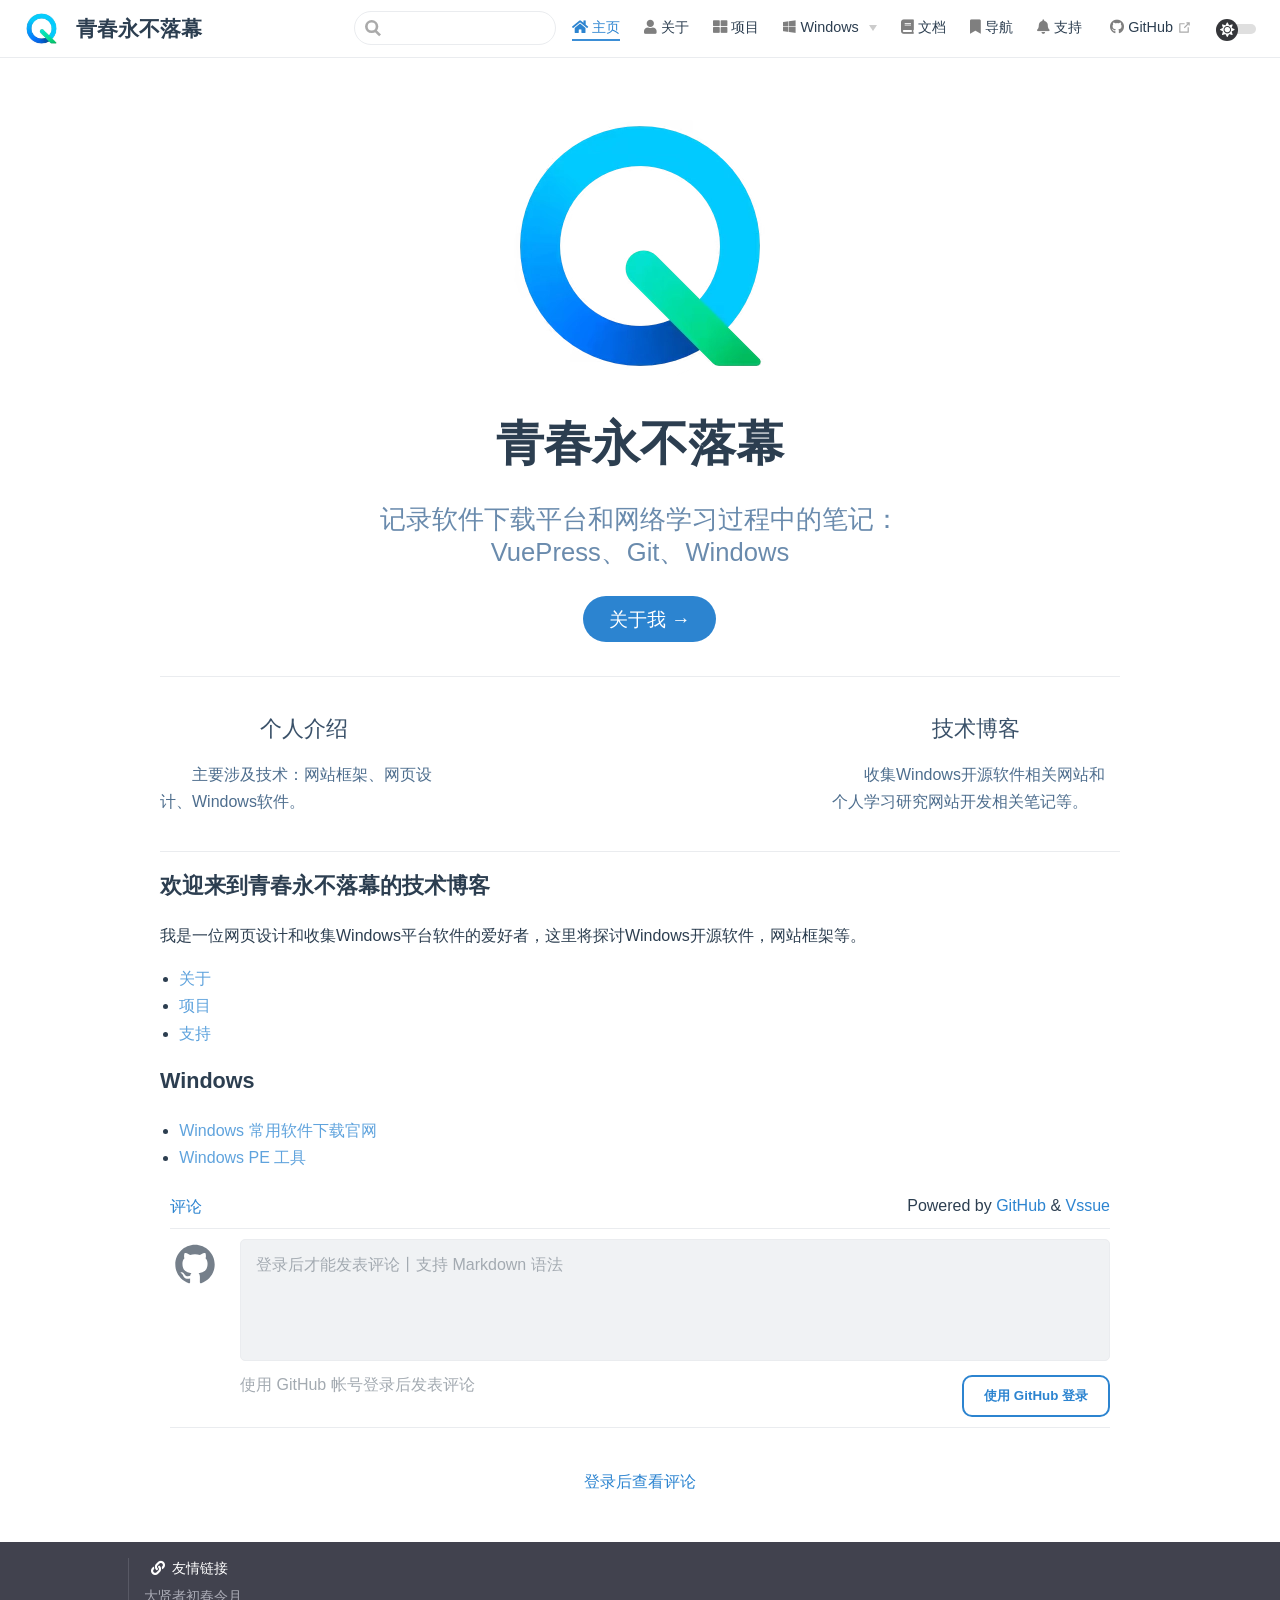
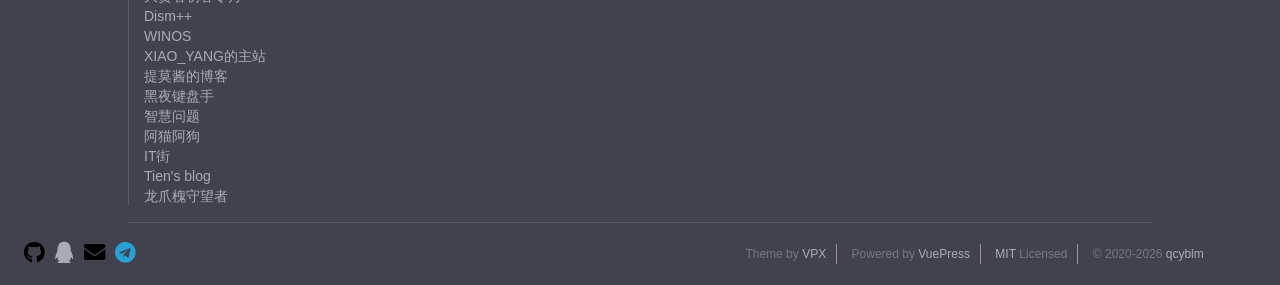
<file: index.html>
<!DOCTYPE html>
<html lang="zh-CN">
  <head>
    <meta charset="utf-8">
    <meta name="viewport" content="width=device-width,initial-scale=1">
    <title>青春永不落幕</title>
    <meta name="generator" content="VuePress 1.8.0">
    <link rel="icon" href="./favicon.ico" type="image/x-icon">
    <link rel="shortcut icon" href="./favicon.ico" type="image/x-icon">
    <meta name="description" content="使用合适的软件和代码来达到最佳效果">
    <meta name="baidu-site-verification" content="code-jNjoWXWohM">
    
    <link rel="preload" href="/assets/css/0.styles.d2eaee73.css" as="style"><link rel="preload" href="/assets/js/app.ddaec022.js" as="script"><link rel="preload" href="/assets/js/2.4d25cc54.js" as="script"><link rel="preload" href="/assets/js/8.66d40220.js" as="script"><link rel="preload" href="/assets/js/3.c20e9bd3.js" as="script"><link rel="prefetch" href="/assets/js/10.58e874bc.js"><link rel="prefetch" href="/assets/js/11.756086b8.js"><link rel="prefetch" href="/assets/js/12.3477deb0.js"><link rel="prefetch" href="/assets/js/13.05e47f0e.js"><link rel="prefetch" href="/assets/js/4.7ad9a4a7.js"><link rel="prefetch" href="/assets/js/5.9ab7c291.js"><link rel="prefetch" href="/assets/js/6.ed20a32b.js"><link rel="prefetch" href="/assets/js/7.2032b4b3.js"><link rel="prefetch" href="/assets/js/9.04570b1c.js">
    <link rel="stylesheet" href="/assets/css/0.styles.d2eaee73.css">
  </head>
  <body>
    <div id="app" data-server-rendered="true"><div class="theme-container no-sidebar"><header class="navbar"><div class="sidebar-button"><svg xmlns="http://www.w3.org/2000/svg" aria-hidden="true" role="img" viewBox="0 0 448 512" class="icon"><path fill="currentColor" d="M436 124H12c-6.627 0-12-5.373-12-12V80c0-6.627 5.373-12 12-12h424c6.627 0 12 5.373 12 12v32c0 6.627-5.373 12-12 12zm0 160H12c-6.627 0-12-5.373-12-12v-32c0-6.627 5.373-12 12-12h424c6.627 0 12 5.373 12 12v32c0 6.627-5.373 12-12 12zm0 160H12c-6.627 0-12-5.373-12-12v-32c0-6.627 5.373-12 12-12h424c6.627 0 12 5.373 12 12v32c0 6.627-5.373 12-12 12z"></path></svg></div> <a href="/" aria-current="page" class="home-link router-link-exact-active router-link-active"><img src="/assets/img/logo.webp" alt="青春永不落幕" class="logo"> <span class="site-name">青春永不落幕</span></a> <nav class="links"><div class="search-box"><input aria-label="Search" autocomplete="off" spellcheck="false" value=""> <!----></div> <ul class="nav-links can-hide"><li class="nav-item"><a href="/" aria-current="page" class="nav-link router-link-exact-active router-link-active"><i class="fa fa-home"></i> <span>主页</span></a></li><li class="nav-item"><a href="/about.html" class="nav-link"><i class="fa fa-user"></i> <span>关于</span></a></li><li class="nav-item"><a href="/project.html" class="nav-link"><i class="fa fa-th-large"></i> <span>项目</span></a></li><li class="nav-item"><div class="dropdown-wrapper"><button type="button" aria-label="Windows" class="dropdown-title"><i class="fab fa-windows"></i> <span class="title">
      Windows
    </span> <span class="arrow down"></span></button> <button type="button" aria-label="Windows" class="mobile-dropdown-title"><i class="fab fa-windows"></i> <span class="title">Windows</span> <span class="arrow right"></span></button> <ul class="nav-dropdown" style="display:none;"><li class="dropdown-item"><!----> <a href="/windows/software.html" class="nav-link"><!----> <span>Windows常用软件下载官网</span></a></li><li class="dropdown-item"><!----> <a href="/windows/wepe.html" class="nav-link"><!----> <span>Windows PE 工具</span></a></li></ul></div></li><li class="nav-item"><a href="/book/" class="nav-link"><i class="fa fa-book"></i> <span>文档</span></a></li><li class="nav-item"><a href="/nav.html" class="nav-link"><i class="fa fa-bookmark"></i> <span>导航</span></a></li><li class="nav-item"><a href="/support.html" class="nav-link"><i class="fa fa-bell"></i> <span>支持</span></a></li> <li class="nav-item"><a href="https://github.com/qcyblm/qcyblm.github.io" target="_blank" rel="noopener noreferrer"><i class="fab fa-github"></i> <span>GitHub</span> <span><svg xmlns="http://www.w3.org/2000/svg" aria-hidden="true" focusable="false" x="0px" y="0px" viewBox="0 0 100 100" width="15" height="15" class="icon outbound"><path fill="currentColor" d="M18.8,85.1h56l0,0c2.2,0,4-1.8,4-4v-32h-8v28h-48v-48h28v-8h-32l0,0c-2.2,0-4,1.8-4,4v56C14.8,83.3,16.6,85.1,18.8,85.1z"></path> <polygon fill="currentColor" points="45.7,48.7 51.3,54.3 77.2,28.5 77.2,37.2 85.2,37.2 85.2,14.9 62.8,14.9 62.8,22.9 71.5,22.9"></polygon></svg> <span class="sr-only">(opens new window)</span></span></a></li></ul> <div class="theme-switcher"><a class="switch light"><span><i aria-hidden="true" class="fa fa-sun"></i></span></a></div></nav></header> <div class="sidebar-mask"></div> <aside class="sidebar"><!----> <ul class="nav-links"><li class="nav-item"><a href="/" aria-current="page" class="nav-link router-link-exact-active router-link-active"><i class="fa fa-home"></i> <span>主页</span></a></li><li class="nav-item"><a href="/about.html" class="nav-link"><i class="fa fa-user"></i> <span>关于</span></a></li><li class="nav-item"><a href="/project.html" class="nav-link"><i class="fa fa-th-large"></i> <span>项目</span></a></li><li class="nav-item"><div class="dropdown-wrapper"><button type="button" aria-label="Windows" class="dropdown-title"><i class="fab fa-windows"></i> <span class="title">
      Windows
    </span> <span class="arrow down"></span></button> <button type="button" aria-label="Windows" class="mobile-dropdown-title"><i class="fab fa-windows"></i> <span class="title">Windows</span> <span class="arrow right"></span></button> <ul class="nav-dropdown" style="display:none;"><li class="dropdown-item"><!----> <a href="/windows/software.html" class="nav-link"><!----> <span>Windows常用软件下载官网</span></a></li><li class="dropdown-item"><!----> <a href="/windows/wepe.html" class="nav-link"><!----> <span>Windows PE 工具</span></a></li></ul></div></li><li class="nav-item"><a href="/book/" class="nav-link"><i class="fa fa-book"></i> <span>文档</span></a></li><li class="nav-item"><a href="/nav.html" class="nav-link"><i class="fa fa-bookmark"></i> <span>导航</span></a></li><li class="nav-item"><a href="/support.html" class="nav-link"><i class="fa fa-bell"></i> <span>支持</span></a></li> <li class="nav-item"><a href="https://github.com/qcyblm/qcyblm.github.io" target="_blank" rel="noopener noreferrer"><i class="fab fa-github"></i> <span>GitHub</span> <span><svg xmlns="http://www.w3.org/2000/svg" aria-hidden="true" focusable="false" x="0px" y="0px" viewBox="0 0 100 100" width="15" height="15" class="icon outbound"><path fill="currentColor" d="M18.8,85.1h56l0,0c2.2,0,4-1.8,4-4v-32h-8v28h-48v-48h28v-8h-32l0,0c-2.2,0-4,1.8-4,4v56C14.8,83.3,16.6,85.1,18.8,85.1z"></path> <polygon fill="currentColor" points="45.7,48.7 51.3,54.3 77.2,28.5 77.2,37.2 85.2,37.2 85.2,14.9 62.8,14.9 62.8,22.9 71.5,22.9"></polygon></svg> <span class="sr-only">(opens new window)</span></span></a></li></ul>  <!----> </aside> <main aria-labelledby="main-title" class="home"><header class="hero inner"><img src="/hero.webp" alt="hero"> <h1 id="main-title">
      青春永不落幕
    </h1> <h2 class="tagline">记录软件下载平台和网络学习过程中的笔记：VuePress、Git、Windows</h2> <ul class="action"><li><a href="/about" class="nav-link action-button"><!---->
            关于我 →
          </a></li></ul></header> <article class="features inner"><section class="feature"><span><!----> <h2>个人介绍</h2> <p>主要涉及技术：网站框架、网页设计、Windows软件。</p></span></section><section class="feature"><span><!----> <h2>技术博客</h2> <p>收集Windows开源软件相关网站和个人学习研究网站开发相关笔记等。</p></span></section></article> <div class="theme-vpx-content custom inner content__default"><h3 id="欢迎来到青春永不落幕的技术博客"><a href="#欢迎来到青春永不落幕的技术博客" class="header-anchor">#</a> 欢迎来到青春永不落幕的技术博客</h3> <p>我是一位网页设计和收集Windows平台软件的爱好者，这里将探讨Windows开源软件，网站框架等。</p> <ul><li><a href="/about">关于</a></li> <li><a href="/project">项目</a></li> <li><a href="/support">支持</a></li></ul> <h3 id="windows"><a href="#windows" class="header-anchor">#</a> Windows</h3> <ul><li><a href="/windows/software">Windows 常用软件下载官网</a></li> <li><a href="/windows/wepe">Windows PE 工具</a></li></ul> <div class="busuanzi"><span id="busuanzi_container_site_pv" style="display:none">
    本站总访问量
    <span id="busuanzi_value_site_pv"></span>次
    <span class="post-meta-divider">|</span></span> <span id="busuanzi_container_site_uv" style="display:none">
    本站访客数
    <span id="busuanzi_value_site_uv"></span>人
  </span></div> <!----></div> <footer><div class="footer-links"><section class="wrap"><h4><i class="fa-fw fa fa-link"></i>友情链接</h4> <ul><li><a href="https://mourinaruto.github.io/" target="_blank" rel="noopener noreferrer"> 大贤者初春令月</a> <!----></li><li><a href="https://www.chuyu.me/" target="_blank" rel="noopener noreferrer"> Dism++</a> <!----></li><li><a href="https://www.winos.me/" target="_blank" rel="noopener noreferrer"> WINOS</a> <!----></li><li><a href="https://xiaoyang.pw/" target="_blank" rel="noopener noreferrer"> XIAO_YANG的主站</a> <!----></li><li><a href="https://www.timochan.cn/" target="_blank" rel="noopener noreferrer"> 提莫酱的博客</a> <!----></li><li><a href="https://leacoder.gitee.io/leacloudreco" target="_blank" rel="noopener noreferrer"> 黑夜键盘手</a> <!----></li><li><a href="https://zhissue.cn/" target="_blank" rel="noopener noreferrer"> 智慧问题</a> <!----></li><li><a href="https://blog.yhz610.com/" target="_blank" rel="noopener noreferrer"> 阿猫阿狗</a> <!----></li><li><a href="http://www.itstreet.top/" target="_blank" rel="noopener noreferrer"> IT街</a> <!----></li><li><a href="https://www.dodolo.top/vuepress/" target="_blank" rel="noopener noreferrer"> Tien's blog</a> <!----></li><li><a href="http://www.ftium4.com/" target="_blank" rel="noopener noreferrer"> 龙爪槐守望者</a> <!----></li></ul></section></div> <div class="footer-copyright"><p class="left-wrap"><ul><li class="social-icon"><a href="https://github.com/qcyblm" title="GitHub" target="_blank" rel="noopener noreferrer" class="inverted"><i class="fa-lg fab fa-github"></i> <span class="sr-only">GitHub</span></a></li><li class="social-icon"><a href="http://wpa.qq.com/msgrd?v=3&amp;uin=2559825061&amp;site=qq&amp;menu=yes" title="QQ" target="_blank" rel="noopener noreferrer" class="inverted"><i class="fa-lg fab fa-qq"></i> <span class="sr-only">QQ</span></a></li><li class="social-icon"><a href="mailto:qcyblm@163.com" title="Email" target="_blank" rel="noopener noreferrer" class="inverted"><i class="fa-lg fa fa-envelope"></i> <span class="sr-only">Email</span></a></li><li class="social-icon"><a href="https://t.me/qcyblm" title="Telegram" target="_blank" rel="noopener noreferrer" class="inverted"><i class="fa-lg fab fa-telegram"></i> <span class="sr-only">Telegram</span></a></li></ul></p> <p class="right-wrap"><ul class="copyright"><li>Theme by <a href="https://gitee.com/qcyblm/vuepress-theme-vpx" title="本站主题" target="_blank" rel="noopener noreferrer">VPX</a></li> <li>Powered by <a href="https://www.vuepress.cn/" target="_blank" rel="noopener noreferrer">VuePress</a></li> <li><a href="https://github.com/qcyblm/qcyblm.github.io/blob/master/LICENSE" target="_blank" rel="noopener noreferrer">MIT</a> Licensed
          </li> <li>
            © 2020-2021
            <a href="https://qcyblm.github.io/" target="_blank" rel="noopener noreferrer"> qcyblm </a></li> <!----> </ul></p></div></footer></main> <!----></div><div class="global-ui"></div></div>
    <script src="/assets/js/app.ddaec022.js" defer></script><script src="/assets/js/2.4d25cc54.js" defer></script><script src="/assets/js/8.66d40220.js" defer></script><script src="/assets/js/3.c20e9bd3.js" defer></script>
  </body>
</html>
</file>
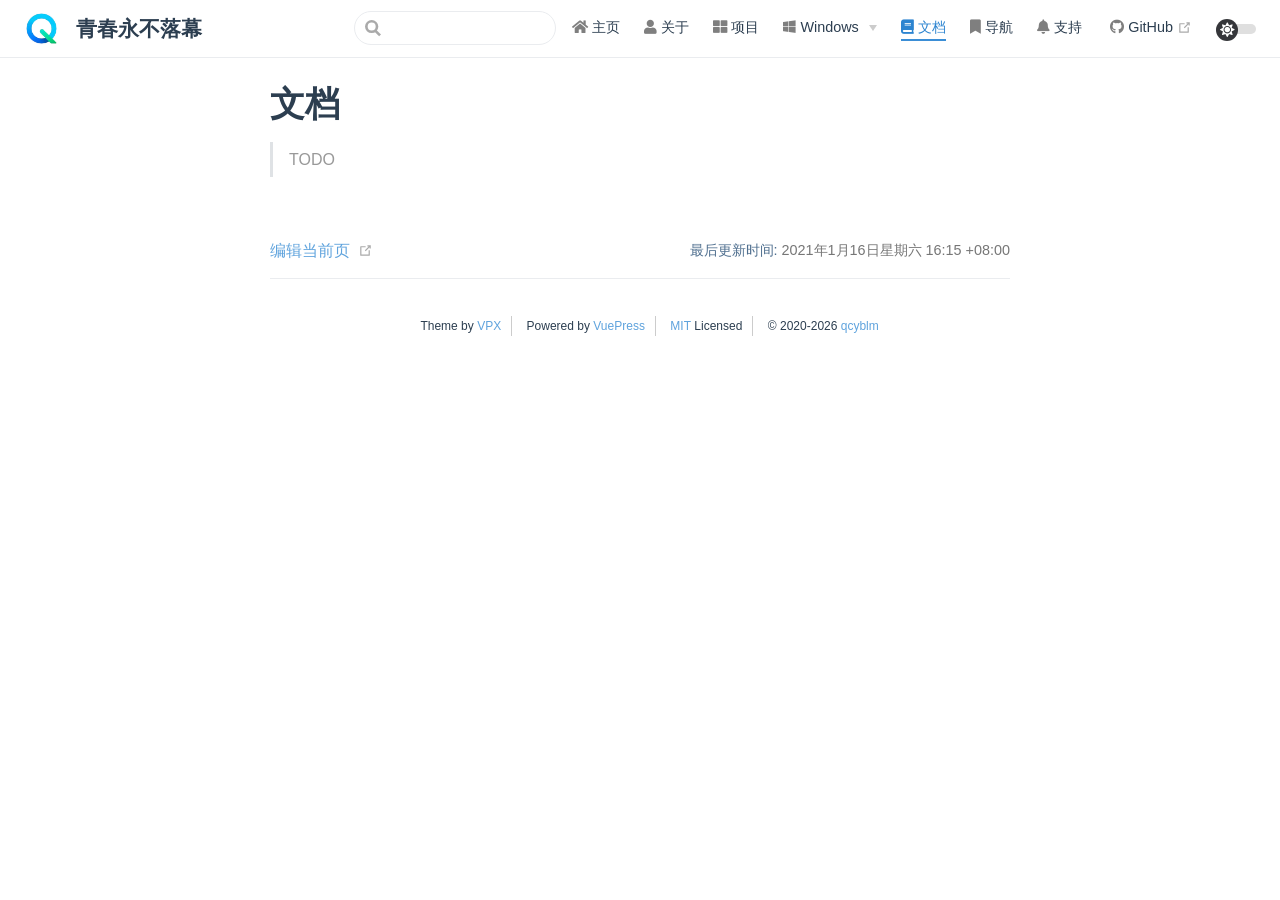
<file: book/index.html>
<!DOCTYPE html>
<html lang="zh-CN">
  <head>
    <meta charset="utf-8">
    <meta name="viewport" content="width=device-width,initial-scale=1">
    <title>文档 | 青春永不落幕</title>
    <meta name="generator" content="VuePress 1.8.0">
    <link rel="icon" href="./favicon.ico" type="image/x-icon">
    <link rel="shortcut icon" href="./favicon.ico" type="image/x-icon">
    <meta name="description" content="使用合适的软件和代码来达到最佳效果">
    <meta name="baidu-site-verification" content="code-jNjoWXWohM">
    
    <link rel="preload" href="/assets/css/0.styles.d2eaee73.css" as="style"><link rel="preload" href="/assets/js/app.ddaec022.js" as="script"><link rel="preload" href="/assets/js/2.4d25cc54.js" as="script"><link rel="preload" href="/assets/js/7.2032b4b3.js" as="script"><link rel="prefetch" href="/assets/js/10.58e874bc.js"><link rel="prefetch" href="/assets/js/11.756086b8.js"><link rel="prefetch" href="/assets/js/12.3477deb0.js"><link rel="prefetch" href="/assets/js/13.05e47f0e.js"><link rel="prefetch" href="/assets/js/3.c20e9bd3.js"><link rel="prefetch" href="/assets/js/4.7ad9a4a7.js"><link rel="prefetch" href="/assets/js/5.9ab7c291.js"><link rel="prefetch" href="/assets/js/6.ed20a32b.js"><link rel="prefetch" href="/assets/js/8.66d40220.js"><link rel="prefetch" href="/assets/js/9.04570b1c.js">
    <link rel="stylesheet" href="/assets/css/0.styles.d2eaee73.css">
  </head>
  <body>
    <div id="app" data-server-rendered="true"><div class="theme-container no-sidebar"><header class="navbar"><div class="sidebar-button"><svg xmlns="http://www.w3.org/2000/svg" aria-hidden="true" role="img" viewBox="0 0 448 512" class="icon"><path fill="currentColor" d="M436 124H12c-6.627 0-12-5.373-12-12V80c0-6.627 5.373-12 12-12h424c6.627 0 12 5.373 12 12v32c0 6.627-5.373 12-12 12zm0 160H12c-6.627 0-12-5.373-12-12v-32c0-6.627 5.373-12 12-12h424c6.627 0 12 5.373 12 12v32c0 6.627-5.373 12-12 12zm0 160H12c-6.627 0-12-5.373-12-12v-32c0-6.627 5.373-12 12-12h424c6.627 0 12 5.373 12 12v32c0 6.627-5.373 12-12 12z"></path></svg></div> <a href="/" class="home-link router-link-active"><img src="/assets/img/logo.webp" alt="青春永不落幕" class="logo"> <span class="site-name">青春永不落幕</span></a> <nav class="links"><div class="search-box"><input aria-label="Search" autocomplete="off" spellcheck="false" value=""> <!----></div> <ul class="nav-links can-hide"><li class="nav-item"><a href="/" class="nav-link"><i class="fa fa-home"></i> <span>主页</span></a></li><li class="nav-item"><a href="/about.html" class="nav-link"><i class="fa fa-user"></i> <span>关于</span></a></li><li class="nav-item"><a href="/project.html" class="nav-link"><i class="fa fa-th-large"></i> <span>项目</span></a></li><li class="nav-item"><div class="dropdown-wrapper"><button type="button" aria-label="Windows" class="dropdown-title"><i class="fab fa-windows"></i> <span class="title">
      Windows
    </span> <span class="arrow down"></span></button> <button type="button" aria-label="Windows" class="mobile-dropdown-title"><i class="fab fa-windows"></i> <span class="title">Windows</span> <span class="arrow right"></span></button> <ul class="nav-dropdown" style="display:none;"><li class="dropdown-item"><!----> <a href="/windows/software.html" class="nav-link"><!----> <span>Windows常用软件下载官网</span></a></li><li class="dropdown-item"><!----> <a href="/windows/wepe.html" class="nav-link"><!----> <span>Windows PE 工具</span></a></li></ul></div></li><li class="nav-item"><a href="/book/" aria-current="page" class="nav-link router-link-exact-active router-link-active"><i class="fa fa-book"></i> <span>文档</span></a></li><li class="nav-item"><a href="/nav.html" class="nav-link"><i class="fa fa-bookmark"></i> <span>导航</span></a></li><li class="nav-item"><a href="/support.html" class="nav-link"><i class="fa fa-bell"></i> <span>支持</span></a></li> <li class="nav-item"><a href="https://github.com/qcyblm/qcyblm.github.io" target="_blank" rel="noopener noreferrer"><i class="fab fa-github"></i> <span>GitHub</span> <span><svg xmlns="http://www.w3.org/2000/svg" aria-hidden="true" focusable="false" x="0px" y="0px" viewBox="0 0 100 100" width="15" height="15" class="icon outbound"><path fill="currentColor" d="M18.8,85.1h56l0,0c2.2,0,4-1.8,4-4v-32h-8v28h-48v-48h28v-8h-32l0,0c-2.2,0-4,1.8-4,4v56C14.8,83.3,16.6,85.1,18.8,85.1z"></path> <polygon fill="currentColor" points="45.7,48.7 51.3,54.3 77.2,28.5 77.2,37.2 85.2,37.2 85.2,14.9 62.8,14.9 62.8,22.9 71.5,22.9"></polygon></svg> <span class="sr-only">(opens new window)</span></span></a></li></ul> <div class="theme-switcher"><a class="switch light"><span><i aria-hidden="true" class="fa fa-sun"></i></span></a></div></nav></header> <div class="sidebar-mask"></div> <aside class="sidebar"><!----> <ul class="nav-links"><li class="nav-item"><a href="/" class="nav-link"><i class="fa fa-home"></i> <span>主页</span></a></li><li class="nav-item"><a href="/about.html" class="nav-link"><i class="fa fa-user"></i> <span>关于</span></a></li><li class="nav-item"><a href="/project.html" class="nav-link"><i class="fa fa-th-large"></i> <span>项目</span></a></li><li class="nav-item"><div class="dropdown-wrapper"><button type="button" aria-label="Windows" class="dropdown-title"><i class="fab fa-windows"></i> <span class="title">
      Windows
    </span> <span class="arrow down"></span></button> <button type="button" aria-label="Windows" class="mobile-dropdown-title"><i class="fab fa-windows"></i> <span class="title">Windows</span> <span class="arrow right"></span></button> <ul class="nav-dropdown" style="display:none;"><li class="dropdown-item"><!----> <a href="/windows/software.html" class="nav-link"><!----> <span>Windows常用软件下载官网</span></a></li><li class="dropdown-item"><!----> <a href="/windows/wepe.html" class="nav-link"><!----> <span>Windows PE 工具</span></a></li></ul></div></li><li class="nav-item"><a href="/book/" aria-current="page" class="nav-link router-link-exact-active router-link-active"><i class="fa fa-book"></i> <span>文档</span></a></li><li class="nav-item"><a href="/nav.html" class="nav-link"><i class="fa fa-bookmark"></i> <span>导航</span></a></li><li class="nav-item"><a href="/support.html" class="nav-link"><i class="fa fa-bell"></i> <span>支持</span></a></li> <li class="nav-item"><a href="https://github.com/qcyblm/qcyblm.github.io" target="_blank" rel="noopener noreferrer"><i class="fab fa-github"></i> <span>GitHub</span> <span><svg xmlns="http://www.w3.org/2000/svg" aria-hidden="true" focusable="false" x="0px" y="0px" viewBox="0 0 100 100" width="15" height="15" class="icon outbound"><path fill="currentColor" d="M18.8,85.1h56l0,0c2.2,0,4-1.8,4-4v-32h-8v28h-48v-48h28v-8h-32l0,0c-2.2,0-4,1.8-4,4v56C14.8,83.3,16.6,85.1,18.8,85.1z"></path> <polygon fill="currentColor" points="45.7,48.7 51.3,54.3 77.2,28.5 77.2,37.2 85.2,37.2 85.2,14.9 62.8,14.9 62.8,22.9 71.5,22.9"></polygon></svg> <span class="sr-only">(opens new window)</span></span></a></li></ul>  <!----> </aside> <main class="page"> <div class="theme-vpx-content content__default"><h1 id="文档"><a href="#文档" class="header-anchor">#</a> 文档</h1> <blockquote><p>TODO</p></blockquote></div> <div class="page-edit"><span class="edit-link"><a href="https://github.com/qcyblm/qcyblm.github.io/edit/master/src/book/index.md" target="_blank" rel="noopener noreferrer">编辑当前页</a> <span><svg xmlns="http://www.w3.org/2000/svg" aria-hidden="true" focusable="false" x="0px" y="0px" viewBox="0 0 100 100" width="15" height="15" class="icon outbound"><path fill="currentColor" d="M18.8,85.1h56l0,0c2.2,0,4-1.8,4-4v-32h-8v28h-48v-48h28v-8h-32l0,0c-2.2,0-4,1.8-4,4v56C14.8,83.3,16.6,85.1,18.8,85.1z"></path> <polygon fill="currentColor" points="45.7,48.7 51.3,54.3 77.2,28.5 77.2,37.2 85.2,37.2 85.2,14.9 62.8,14.9 62.8,22.9 71.5,22.9"></polygon></svg> <span class="sr-only">(opens new window)</span></span></span> <span class="last-updated"><span class="prefix">最后更新时间:</span> <span class="time">2021年1月16日星期六 16:15 +08:00</span></span></div> <!----> <div class="page-footer"><ul class="inner"><li>Theme by <a href="https://gitee.com/qcyblm/vuepress-theme-vpx" title="本站主题" target="_blank" rel="noopener noreferrer">VPX</a></li> <li>Powered by <a href="https://www.vuepress.cn/" target="_blank" rel="noopener noreferrer">VuePress</a></li> <li><a href="https://github.com/qcyblm/qcyblm.github.io/blob/master/LICENSE" target="_blank" rel="noopener noreferrer">MIT</a> Licensed
    </li> <li>
      © 2020-2021
      <a href="https://qcyblm.github.io/" target="_blank" rel="noopener noreferrer"> qcyblm </a></li> <!----> </ul></div> </main> <!----></div><div class="global-ui"></div></div>
    <script src="/assets/js/app.ddaec022.js" defer></script><script src="/assets/js/2.4d25cc54.js" defer></script><script src="/assets/js/7.2032b4b3.js" defer></script>
  </body>
</html>
</file>
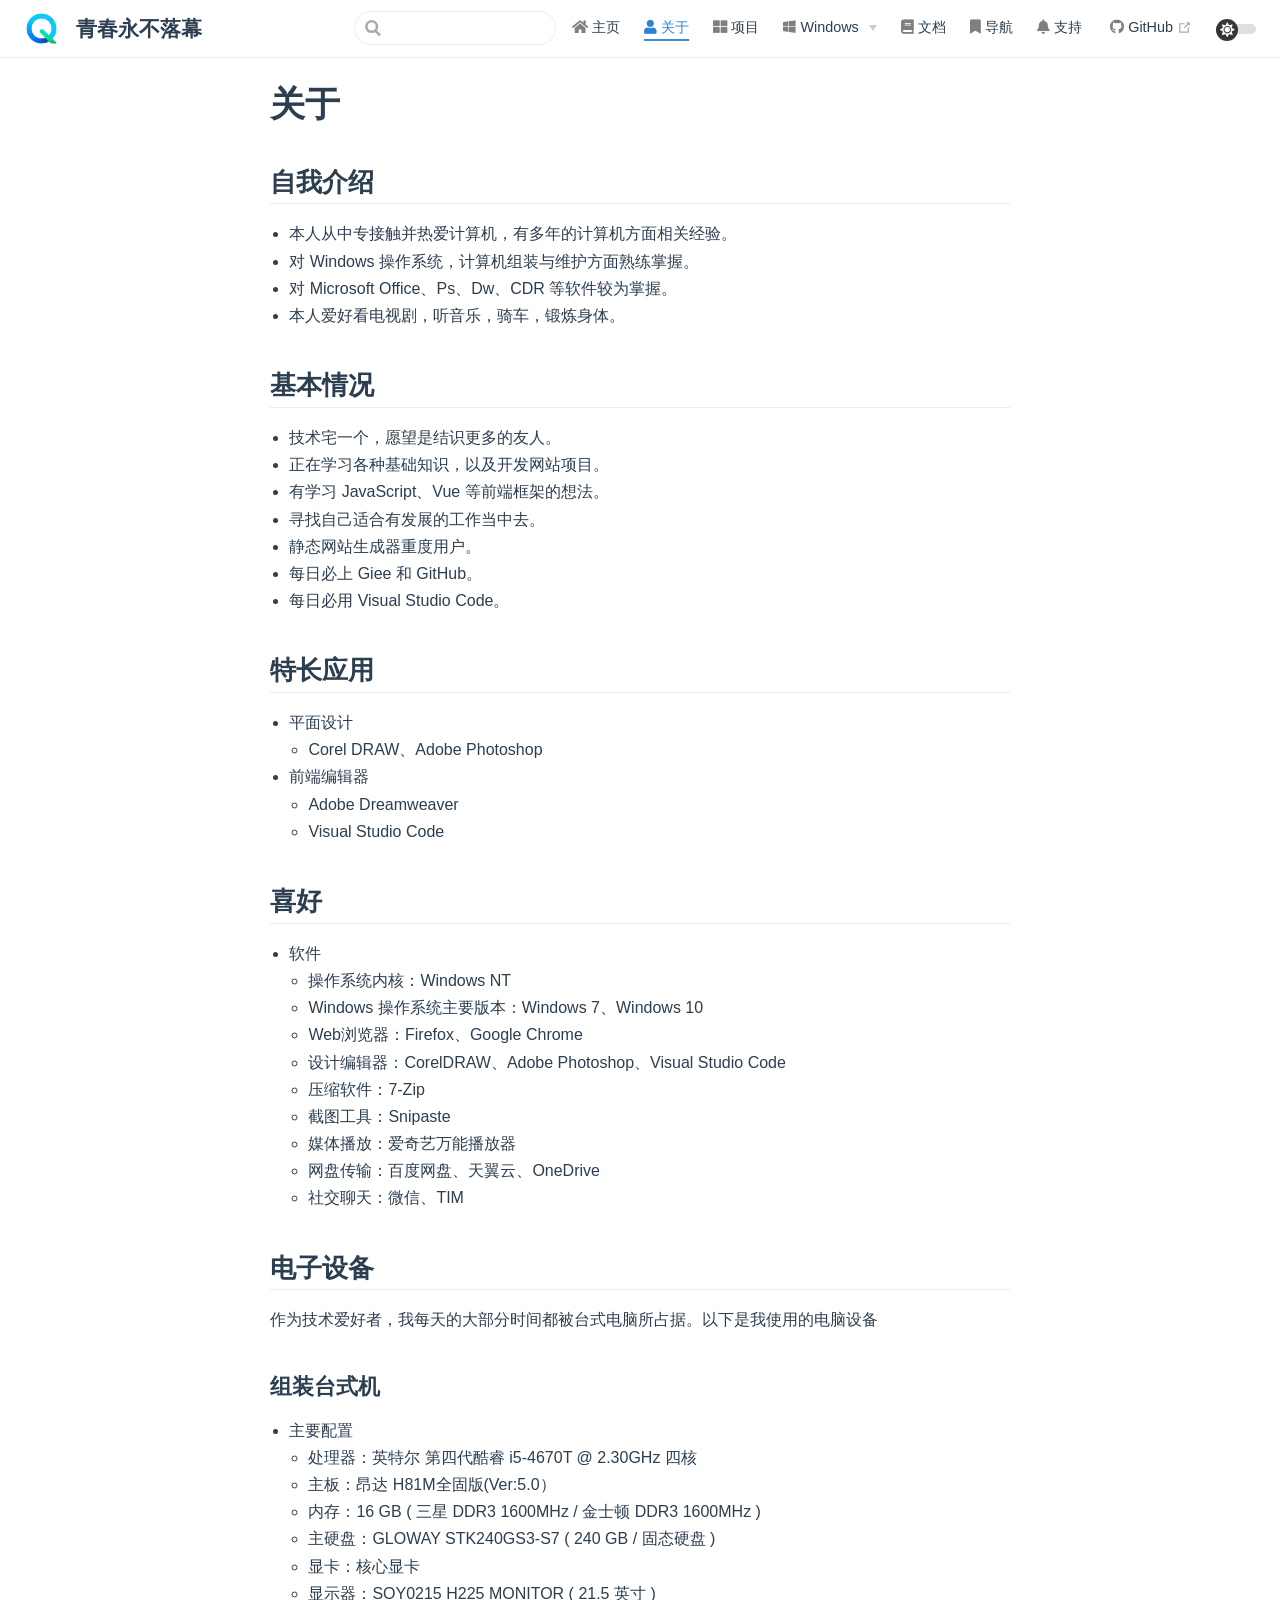
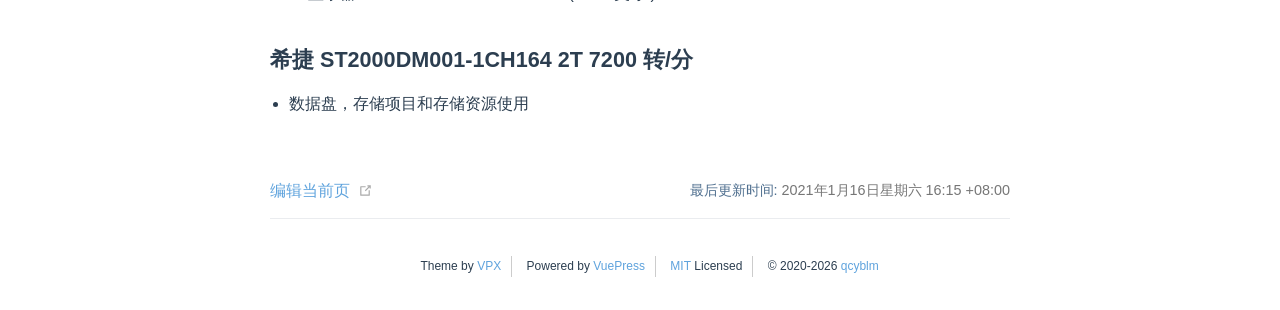
<file: about.html>
<!DOCTYPE html>
<html lang="zh-CN">
  <head>
    <meta charset="utf-8">
    <meta name="viewport" content="width=device-width,initial-scale=1">
    <title>关于 | 青春永不落幕</title>
    <meta name="generator" content="VuePress 1.8.0">
    <link rel="icon" href="./favicon.ico" type="image/x-icon">
    <link rel="shortcut icon" href="./favicon.ico" type="image/x-icon">
    <meta name="description" content="使用合适的软件和代码来达到最佳效果">
    <meta name="baidu-site-verification" content="code-jNjoWXWohM">
    
    <link rel="preload" href="/assets/css/0.styles.d2eaee73.css" as="style"><link rel="preload" href="/assets/js/app.ddaec022.js" as="script"><link rel="preload" href="/assets/js/2.4d25cc54.js" as="script"><link rel="preload" href="/assets/js/6.ed20a32b.js" as="script"><link rel="prefetch" href="/assets/js/10.58e874bc.js"><link rel="prefetch" href="/assets/js/11.756086b8.js"><link rel="prefetch" href="/assets/js/12.3477deb0.js"><link rel="prefetch" href="/assets/js/13.05e47f0e.js"><link rel="prefetch" href="/assets/js/3.c20e9bd3.js"><link rel="prefetch" href="/assets/js/4.7ad9a4a7.js"><link rel="prefetch" href="/assets/js/5.9ab7c291.js"><link rel="prefetch" href="/assets/js/7.2032b4b3.js"><link rel="prefetch" href="/assets/js/8.66d40220.js"><link rel="prefetch" href="/assets/js/9.04570b1c.js">
    <link rel="stylesheet" href="/assets/css/0.styles.d2eaee73.css">
  </head>
  <body>
    <div id="app" data-server-rendered="true"><div class="theme-container no-sidebar"><header class="navbar"><div class="sidebar-button"><svg xmlns="http://www.w3.org/2000/svg" aria-hidden="true" role="img" viewBox="0 0 448 512" class="icon"><path fill="currentColor" d="M436 124H12c-6.627 0-12-5.373-12-12V80c0-6.627 5.373-12 12-12h424c6.627 0 12 5.373 12 12v32c0 6.627-5.373 12-12 12zm0 160H12c-6.627 0-12-5.373-12-12v-32c0-6.627 5.373-12 12-12h424c6.627 0 12 5.373 12 12v32c0 6.627-5.373 12-12 12zm0 160H12c-6.627 0-12-5.373-12-12v-32c0-6.627 5.373-12 12-12h424c6.627 0 12 5.373 12 12v32c0 6.627-5.373 12-12 12z"></path></svg></div> <a href="/" class="home-link router-link-active"><img src="/assets/img/logo.webp" alt="青春永不落幕" class="logo"> <span class="site-name">青春永不落幕</span></a> <nav class="links"><div class="search-box"><input aria-label="Search" autocomplete="off" spellcheck="false" value=""> <!----></div> <ul class="nav-links can-hide"><li class="nav-item"><a href="/" class="nav-link"><i class="fa fa-home"></i> <span>主页</span></a></li><li class="nav-item"><a href="/about.html" aria-current="page" class="nav-link router-link-exact-active router-link-active"><i class="fa fa-user"></i> <span>关于</span></a></li><li class="nav-item"><a href="/project.html" class="nav-link"><i class="fa fa-th-large"></i> <span>项目</span></a></li><li class="nav-item"><div class="dropdown-wrapper"><button type="button" aria-label="Windows" class="dropdown-title"><i class="fab fa-windows"></i> <span class="title">
      Windows
    </span> <span class="arrow down"></span></button> <button type="button" aria-label="Windows" class="mobile-dropdown-title"><i class="fab fa-windows"></i> <span class="title">Windows</span> <span class="arrow right"></span></button> <ul class="nav-dropdown" style="display:none;"><li class="dropdown-item"><!----> <a href="/windows/software.html" class="nav-link"><!----> <span>Windows常用软件下载官网</span></a></li><li class="dropdown-item"><!----> <a href="/windows/wepe.html" class="nav-link"><!----> <span>Windows PE 工具</span></a></li></ul></div></li><li class="nav-item"><a href="/book/" class="nav-link"><i class="fa fa-book"></i> <span>文档</span></a></li><li class="nav-item"><a href="/nav.html" class="nav-link"><i class="fa fa-bookmark"></i> <span>导航</span></a></li><li class="nav-item"><a href="/support.html" class="nav-link"><i class="fa fa-bell"></i> <span>支持</span></a></li> <li class="nav-item"><a href="https://github.com/qcyblm/qcyblm.github.io" target="_blank" rel="noopener noreferrer"><i class="fab fa-github"></i> <span>GitHub</span> <span><svg xmlns="http://www.w3.org/2000/svg" aria-hidden="true" focusable="false" x="0px" y="0px" viewBox="0 0 100 100" width="15" height="15" class="icon outbound"><path fill="currentColor" d="M18.8,85.1h56l0,0c2.2,0,4-1.8,4-4v-32h-8v28h-48v-48h28v-8h-32l0,0c-2.2,0-4,1.8-4,4v56C14.8,83.3,16.6,85.1,18.8,85.1z"></path> <polygon fill="currentColor" points="45.7,48.7 51.3,54.3 77.2,28.5 77.2,37.2 85.2,37.2 85.2,14.9 62.8,14.9 62.8,22.9 71.5,22.9"></polygon></svg> <span class="sr-only">(opens new window)</span></span></a></li></ul> <div class="theme-switcher"><a class="switch light"><span><i aria-hidden="true" class="fa fa-sun"></i></span></a></div></nav></header> <div class="sidebar-mask"></div> <aside class="sidebar"><!----> <ul class="nav-links"><li class="nav-item"><a href="/" class="nav-link"><i class="fa fa-home"></i> <span>主页</span></a></li><li class="nav-item"><a href="/about.html" aria-current="page" class="nav-link router-link-exact-active router-link-active"><i class="fa fa-user"></i> <span>关于</span></a></li><li class="nav-item"><a href="/project.html" class="nav-link"><i class="fa fa-th-large"></i> <span>项目</span></a></li><li class="nav-item"><div class="dropdown-wrapper"><button type="button" aria-label="Windows" class="dropdown-title"><i class="fab fa-windows"></i> <span class="title">
      Windows
    </span> <span class="arrow down"></span></button> <button type="button" aria-label="Windows" class="mobile-dropdown-title"><i class="fab fa-windows"></i> <span class="title">Windows</span> <span class="arrow right"></span></button> <ul class="nav-dropdown" style="display:none;"><li class="dropdown-item"><!----> <a href="/windows/software.html" class="nav-link"><!----> <span>Windows常用软件下载官网</span></a></li><li class="dropdown-item"><!----> <a href="/windows/wepe.html" class="nav-link"><!----> <span>Windows PE 工具</span></a></li></ul></div></li><li class="nav-item"><a href="/book/" class="nav-link"><i class="fa fa-book"></i> <span>文档</span></a></li><li class="nav-item"><a href="/nav.html" class="nav-link"><i class="fa fa-bookmark"></i> <span>导航</span></a></li><li class="nav-item"><a href="/support.html" class="nav-link"><i class="fa fa-bell"></i> <span>支持</span></a></li> <li class="nav-item"><a href="https://github.com/qcyblm/qcyblm.github.io" target="_blank" rel="noopener noreferrer"><i class="fab fa-github"></i> <span>GitHub</span> <span><svg xmlns="http://www.w3.org/2000/svg" aria-hidden="true" focusable="false" x="0px" y="0px" viewBox="0 0 100 100" width="15" height="15" class="icon outbound"><path fill="currentColor" d="M18.8,85.1h56l0,0c2.2,0,4-1.8,4-4v-32h-8v28h-48v-48h28v-8h-32l0,0c-2.2,0-4,1.8-4,4v56C14.8,83.3,16.6,85.1,18.8,85.1z"></path> <polygon fill="currentColor" points="45.7,48.7 51.3,54.3 77.2,28.5 77.2,37.2 85.2,37.2 85.2,14.9 62.8,14.9 62.8,22.9 71.5,22.9"></polygon></svg> <span class="sr-only">(opens new window)</span></span></a></li></ul>  <!----> </aside> <main class="page"> <div class="theme-vpx-content content__default"><h1 id="关于"><a href="#关于" class="header-anchor">#</a> 关于</h1> <h2 id="自我介绍"><a href="#自我介绍" class="header-anchor">#</a> 自我介绍</h2> <ul><li>本人从中专接触并热爱计算机，有多年的计算机方面相关经验。</li> <li>对 Windows 操作系统，计算机组装与维护方面熟练掌握。</li> <li>对 Microsoft Office、Ps、Dw、CDR 等软件较为掌握。</li> <li>本人爱好看电视剧，听音乐，骑车，锻炼身体。</li></ul> <h2 id="基本情况"><a href="#基本情况" class="header-anchor">#</a> 基本情况</h2> <ul><li>技术宅一个，愿望是结识更多的友人。</li> <li>正在学习各种基础知识，以及开发网站项目。</li> <li>有学习 JavaScript、Vue 等前端框架的想法。</li> <li>寻找自己适合有发展的工作当中去。</li> <li>静态网站生成器重度用户。</li> <li>每日必上 Giee 和 GitHub。</li> <li>每日必用 Visual Studio Code。</li></ul> <h2 id="特长应用"><a href="#特长应用" class="header-anchor">#</a> 特长应用</h2> <ul><li>平面设计
<ul><li>Corel DRAW、Adobe Photoshop</li></ul></li> <li>前端编辑器
<ul><li>Adobe Dreamweaver</li> <li>Visual Studio Code</li></ul></li></ul> <h2 id="喜好"><a href="#喜好" class="header-anchor">#</a> 喜好</h2> <ul><li>软件
<ul><li>操作系统内核：Windows NT</li> <li>Windows 操作系统主要版本：Windows 7、Windows 10</li> <li>Web浏览器：Firefox、Google Chrome</li> <li>设计编辑器：CorelDRAW、Adobe Photoshop、Visual Studio Code</li> <li>压缩软件：7-Zip</li> <li>截图工具：Snipaste</li> <li>媒体播放：爱奇艺万能播放器</li> <li>网盘传输：百度网盘、天翼云、OneDrive</li> <li>社交聊天：微信、TIM</li></ul></li></ul> <h2 id="电子设备"><a href="#电子设备" class="header-anchor">#</a> 电子设备</h2> <p>作为技术爱好者，我每天的大部分时间都被台式电脑所占据。以下是我使用的电脑设备</p> <h3 id="组装台式机"><a href="#组装台式机" class="header-anchor">#</a> 组装台式机</h3> <ul><li>主要配置
<ul><li>处理器：英特尔 第四代酷睿 i5-4670T @ 2.30GHz 四核</li> <li>主板：昂达 H81M全固版(Ver:5.0）</li> <li>内存：16 GB ( 三星 DDR3 1600MHz / 金士顿 DDR3 1600MHz )</li> <li>主硬盘：GLOWAY STK240GS3-S7 ( 240 GB / 固态硬盘 )</li> <li>显卡：核心显卡</li> <li>显示器：SOY0215 H225 MONITOR ( 21.5 英寸 )</li></ul></li></ul> <h3 id="希捷-st2000dm001-1ch164-2t-7200-转-分"><a href="#希捷-st2000dm001-1ch164-2t-7200-转-分" class="header-anchor">#</a> 希捷 ST2000DM001-1CH164 2T 7200 转/分</h3> <ul><li>数据盘，存储项目和存储资源使用</li></ul></div> <div class="page-edit"><span class="edit-link"><a href="https://github.com/qcyblm/qcyblm.github.io/edit/master/src/about.md" target="_blank" rel="noopener noreferrer">编辑当前页</a> <span><svg xmlns="http://www.w3.org/2000/svg" aria-hidden="true" focusable="false" x="0px" y="0px" viewBox="0 0 100 100" width="15" height="15" class="icon outbound"><path fill="currentColor" d="M18.8,85.1h56l0,0c2.2,0,4-1.8,4-4v-32h-8v28h-48v-48h28v-8h-32l0,0c-2.2,0-4,1.8-4,4v56C14.8,83.3,16.6,85.1,18.8,85.1z"></path> <polygon fill="currentColor" points="45.7,48.7 51.3,54.3 77.2,28.5 77.2,37.2 85.2,37.2 85.2,14.9 62.8,14.9 62.8,22.9 71.5,22.9"></polygon></svg> <span class="sr-only">(opens new window)</span></span></span> <span class="last-updated"><span class="prefix">最后更新时间:</span> <span class="time">2021年1月16日星期六 16:15 +08:00</span></span></div> <!----> <div class="page-footer"><ul class="inner"><li>Theme by <a href="https://gitee.com/qcyblm/vuepress-theme-vpx" title="本站主题" target="_blank" rel="noopener noreferrer">VPX</a></li> <li>Powered by <a href="https://www.vuepress.cn/" target="_blank" rel="noopener noreferrer">VuePress</a></li> <li><a href="https://github.com/qcyblm/qcyblm.github.io/blob/master/LICENSE" target="_blank" rel="noopener noreferrer">MIT</a> Licensed
    </li> <li>
      © 2020-2021
      <a href="https://qcyblm.github.io/" target="_blank" rel="noopener noreferrer"> qcyblm </a></li> <!----> </ul></div> </main> <!----></div><div class="global-ui"></div></div>
    <script src="/assets/js/app.ddaec022.js" defer></script><script src="/assets/js/2.4d25cc54.js" defer></script><script src="/assets/js/6.ed20a32b.js" defer></script>
  </body>
</html>
</file>
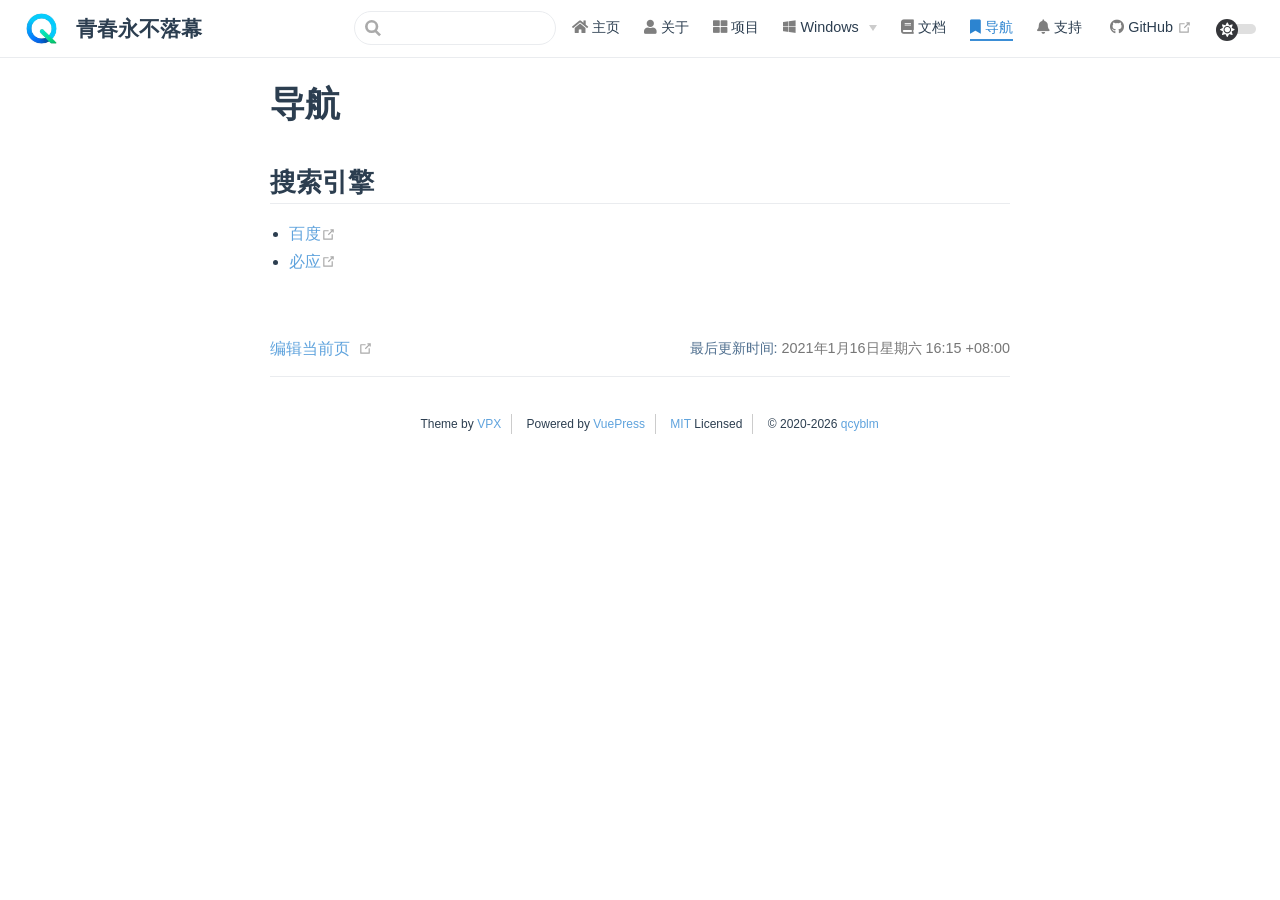
<file: nav.html>
<!DOCTYPE html>
<html lang="zh-CN">
  <head>
    <meta charset="utf-8">
    <meta name="viewport" content="width=device-width,initial-scale=1">
    <title>导航 | 青春永不落幕</title>
    <meta name="generator" content="VuePress 1.8.0">
    <link rel="icon" href="./favicon.ico" type="image/x-icon">
    <link rel="shortcut icon" href="./favicon.ico" type="image/x-icon">
    <meta name="description" content="使用合适的软件和代码来达到最佳效果">
    <meta name="baidu-site-verification" content="code-jNjoWXWohM">
    
    <link rel="preload" href="/assets/css/0.styles.d2eaee73.css" as="style"><link rel="preload" href="/assets/js/app.ddaec022.js" as="script"><link rel="preload" href="/assets/js/2.4d25cc54.js" as="script"><link rel="preload" href="/assets/js/9.04570b1c.js" as="script"><link rel="prefetch" href="/assets/js/10.58e874bc.js"><link rel="prefetch" href="/assets/js/11.756086b8.js"><link rel="prefetch" href="/assets/js/12.3477deb0.js"><link rel="prefetch" href="/assets/js/13.05e47f0e.js"><link rel="prefetch" href="/assets/js/3.c20e9bd3.js"><link rel="prefetch" href="/assets/js/4.7ad9a4a7.js"><link rel="prefetch" href="/assets/js/5.9ab7c291.js"><link rel="prefetch" href="/assets/js/6.ed20a32b.js"><link rel="prefetch" href="/assets/js/7.2032b4b3.js"><link rel="prefetch" href="/assets/js/8.66d40220.js">
    <link rel="stylesheet" href="/assets/css/0.styles.d2eaee73.css">
  </head>
  <body>
    <div id="app" data-server-rendered="true"><div class="theme-container no-sidebar"><header class="navbar"><div class="sidebar-button"><svg xmlns="http://www.w3.org/2000/svg" aria-hidden="true" role="img" viewBox="0 0 448 512" class="icon"><path fill="currentColor" d="M436 124H12c-6.627 0-12-5.373-12-12V80c0-6.627 5.373-12 12-12h424c6.627 0 12 5.373 12 12v32c0 6.627-5.373 12-12 12zm0 160H12c-6.627 0-12-5.373-12-12v-32c0-6.627 5.373-12 12-12h424c6.627 0 12 5.373 12 12v32c0 6.627-5.373 12-12 12zm0 160H12c-6.627 0-12-5.373-12-12v-32c0-6.627 5.373-12 12-12h424c6.627 0 12 5.373 12 12v32c0 6.627-5.373 12-12 12z"></path></svg></div> <a href="/" class="home-link router-link-active"><img src="/assets/img/logo.webp" alt="青春永不落幕" class="logo"> <span class="site-name">青春永不落幕</span></a> <nav class="links"><div class="search-box"><input aria-label="Search" autocomplete="off" spellcheck="false" value=""> <!----></div> <ul class="nav-links can-hide"><li class="nav-item"><a href="/" class="nav-link"><i class="fa fa-home"></i> <span>主页</span></a></li><li class="nav-item"><a href="/about.html" class="nav-link"><i class="fa fa-user"></i> <span>关于</span></a></li><li class="nav-item"><a href="/project.html" class="nav-link"><i class="fa fa-th-large"></i> <span>项目</span></a></li><li class="nav-item"><div class="dropdown-wrapper"><button type="button" aria-label="Windows" class="dropdown-title"><i class="fab fa-windows"></i> <span class="title">
      Windows
    </span> <span class="arrow down"></span></button> <button type="button" aria-label="Windows" class="mobile-dropdown-title"><i class="fab fa-windows"></i> <span class="title">Windows</span> <span class="arrow right"></span></button> <ul class="nav-dropdown" style="display:none;"><li class="dropdown-item"><!----> <a href="/windows/software.html" class="nav-link"><!----> <span>Windows常用软件下载官网</span></a></li><li class="dropdown-item"><!----> <a href="/windows/wepe.html" class="nav-link"><!----> <span>Windows PE 工具</span></a></li></ul></div></li><li class="nav-item"><a href="/book/" class="nav-link"><i class="fa fa-book"></i> <span>文档</span></a></li><li class="nav-item"><a href="/nav.html" aria-current="page" class="nav-link router-link-exact-active router-link-active"><i class="fa fa-bookmark"></i> <span>导航</span></a></li><li class="nav-item"><a href="/support.html" class="nav-link"><i class="fa fa-bell"></i> <span>支持</span></a></li> <li class="nav-item"><a href="https://github.com/qcyblm/qcyblm.github.io" target="_blank" rel="noopener noreferrer"><i class="fab fa-github"></i> <span>GitHub</span> <span><svg xmlns="http://www.w3.org/2000/svg" aria-hidden="true" focusable="false" x="0px" y="0px" viewBox="0 0 100 100" width="15" height="15" class="icon outbound"><path fill="currentColor" d="M18.8,85.1h56l0,0c2.2,0,4-1.8,4-4v-32h-8v28h-48v-48h28v-8h-32l0,0c-2.2,0-4,1.8-4,4v56C14.8,83.3,16.6,85.1,18.8,85.1z"></path> <polygon fill="currentColor" points="45.7,48.7 51.3,54.3 77.2,28.5 77.2,37.2 85.2,37.2 85.2,14.9 62.8,14.9 62.8,22.9 71.5,22.9"></polygon></svg> <span class="sr-only">(opens new window)</span></span></a></li></ul> <div class="theme-switcher"><a class="switch light"><span><i aria-hidden="true" class="fa fa-sun"></i></span></a></div></nav></header> <div class="sidebar-mask"></div> <aside class="sidebar"><!----> <ul class="nav-links"><li class="nav-item"><a href="/" class="nav-link"><i class="fa fa-home"></i> <span>主页</span></a></li><li class="nav-item"><a href="/about.html" class="nav-link"><i class="fa fa-user"></i> <span>关于</span></a></li><li class="nav-item"><a href="/project.html" class="nav-link"><i class="fa fa-th-large"></i> <span>项目</span></a></li><li class="nav-item"><div class="dropdown-wrapper"><button type="button" aria-label="Windows" class="dropdown-title"><i class="fab fa-windows"></i> <span class="title">
      Windows
    </span> <span class="arrow down"></span></button> <button type="button" aria-label="Windows" class="mobile-dropdown-title"><i class="fab fa-windows"></i> <span class="title">Windows</span> <span class="arrow right"></span></button> <ul class="nav-dropdown" style="display:none;"><li class="dropdown-item"><!----> <a href="/windows/software.html" class="nav-link"><!----> <span>Windows常用软件下载官网</span></a></li><li class="dropdown-item"><!----> <a href="/windows/wepe.html" class="nav-link"><!----> <span>Windows PE 工具</span></a></li></ul></div></li><li class="nav-item"><a href="/book/" class="nav-link"><i class="fa fa-book"></i> <span>文档</span></a></li><li class="nav-item"><a href="/nav.html" aria-current="page" class="nav-link router-link-exact-active router-link-active"><i class="fa fa-bookmark"></i> <span>导航</span></a></li><li class="nav-item"><a href="/support.html" class="nav-link"><i class="fa fa-bell"></i> <span>支持</span></a></li> <li class="nav-item"><a href="https://github.com/qcyblm/qcyblm.github.io" target="_blank" rel="noopener noreferrer"><i class="fab fa-github"></i> <span>GitHub</span> <span><svg xmlns="http://www.w3.org/2000/svg" aria-hidden="true" focusable="false" x="0px" y="0px" viewBox="0 0 100 100" width="15" height="15" class="icon outbound"><path fill="currentColor" d="M18.8,85.1h56l0,0c2.2,0,4-1.8,4-4v-32h-8v28h-48v-48h28v-8h-32l0,0c-2.2,0-4,1.8-4,4v56C14.8,83.3,16.6,85.1,18.8,85.1z"></path> <polygon fill="currentColor" points="45.7,48.7 51.3,54.3 77.2,28.5 77.2,37.2 85.2,37.2 85.2,14.9 62.8,14.9 62.8,22.9 71.5,22.9"></polygon></svg> <span class="sr-only">(opens new window)</span></span></a></li></ul>  <!----> </aside> <main class="page"> <div class="theme-vpx-content content__default"><h1 id="导航"><a href="#导航" class="header-anchor">#</a> 导航</h1> <h2 id="搜索引擎"><a href="#搜索引擎" class="header-anchor">#</a> 搜索引擎</h2> <ul><li><a href="https://www.baidu.com" target="_blank" rel="noopener noreferrer">百度<span><svg xmlns="http://www.w3.org/2000/svg" aria-hidden="true" focusable="false" x="0px" y="0px" viewBox="0 0 100 100" width="15" height="15" class="icon outbound"><path fill="currentColor" d="M18.8,85.1h56l0,0c2.2,0,4-1.8,4-4v-32h-8v28h-48v-48h28v-8h-32l0,0c-2.2,0-4,1.8-4,4v56C14.8,83.3,16.6,85.1,18.8,85.1z"></path> <polygon fill="currentColor" points="45.7,48.7 51.3,54.3 77.2,28.5 77.2,37.2 85.2,37.2 85.2,14.9 62.8,14.9 62.8,22.9 71.5,22.9"></polygon></svg> <span class="sr-only">(opens new window)</span></span></a></li> <li><a href="https://cn.bing.com" target="_blank" rel="noopener noreferrer">必应<span><svg xmlns="http://www.w3.org/2000/svg" aria-hidden="true" focusable="false" x="0px" y="0px" viewBox="0 0 100 100" width="15" height="15" class="icon outbound"><path fill="currentColor" d="M18.8,85.1h56l0,0c2.2,0,4-1.8,4-4v-32h-8v28h-48v-48h28v-8h-32l0,0c-2.2,0-4,1.8-4,4v56C14.8,83.3,16.6,85.1,18.8,85.1z"></path> <polygon fill="currentColor" points="45.7,48.7 51.3,54.3 77.2,28.5 77.2,37.2 85.2,37.2 85.2,14.9 62.8,14.9 62.8,22.9 71.5,22.9"></polygon></svg> <span class="sr-only">(opens new window)</span></span></a></li></ul></div> <div class="page-edit"><span class="edit-link"><a href="https://github.com/qcyblm/qcyblm.github.io/edit/master/src/nav.md" target="_blank" rel="noopener noreferrer">编辑当前页</a> <span><svg xmlns="http://www.w3.org/2000/svg" aria-hidden="true" focusable="false" x="0px" y="0px" viewBox="0 0 100 100" width="15" height="15" class="icon outbound"><path fill="currentColor" d="M18.8,85.1h56l0,0c2.2,0,4-1.8,4-4v-32h-8v28h-48v-48h28v-8h-32l0,0c-2.2,0-4,1.8-4,4v56C14.8,83.3,16.6,85.1,18.8,85.1z"></path> <polygon fill="currentColor" points="45.7,48.7 51.3,54.3 77.2,28.5 77.2,37.2 85.2,37.2 85.2,14.9 62.8,14.9 62.8,22.9 71.5,22.9"></polygon></svg> <span class="sr-only">(opens new window)</span></span></span> <span class="last-updated"><span class="prefix">最后更新时间:</span> <span class="time">2021年1月16日星期六 16:15 +08:00</span></span></div> <!----> <div class="page-footer"><ul class="inner"><li>Theme by <a href="https://gitee.com/qcyblm/vuepress-theme-vpx" title="本站主题" target="_blank" rel="noopener noreferrer">VPX</a></li> <li>Powered by <a href="https://www.vuepress.cn/" target="_blank" rel="noopener noreferrer">VuePress</a></li> <li><a href="https://github.com/qcyblm/qcyblm.github.io/blob/master/LICENSE" target="_blank" rel="noopener noreferrer">MIT</a> Licensed
    </li> <li>
      © 2020-2021
      <a href="https://qcyblm.github.io/" target="_blank" rel="noopener noreferrer"> qcyblm </a></li> <!----> </ul></div> </main> <!----></div><div class="global-ui"></div></div>
    <script src="/assets/js/app.ddaec022.js" defer></script><script src="/assets/js/2.4d25cc54.js" defer></script><script src="/assets/js/9.04570b1c.js" defer></script>
  </body>
</html>
</file>
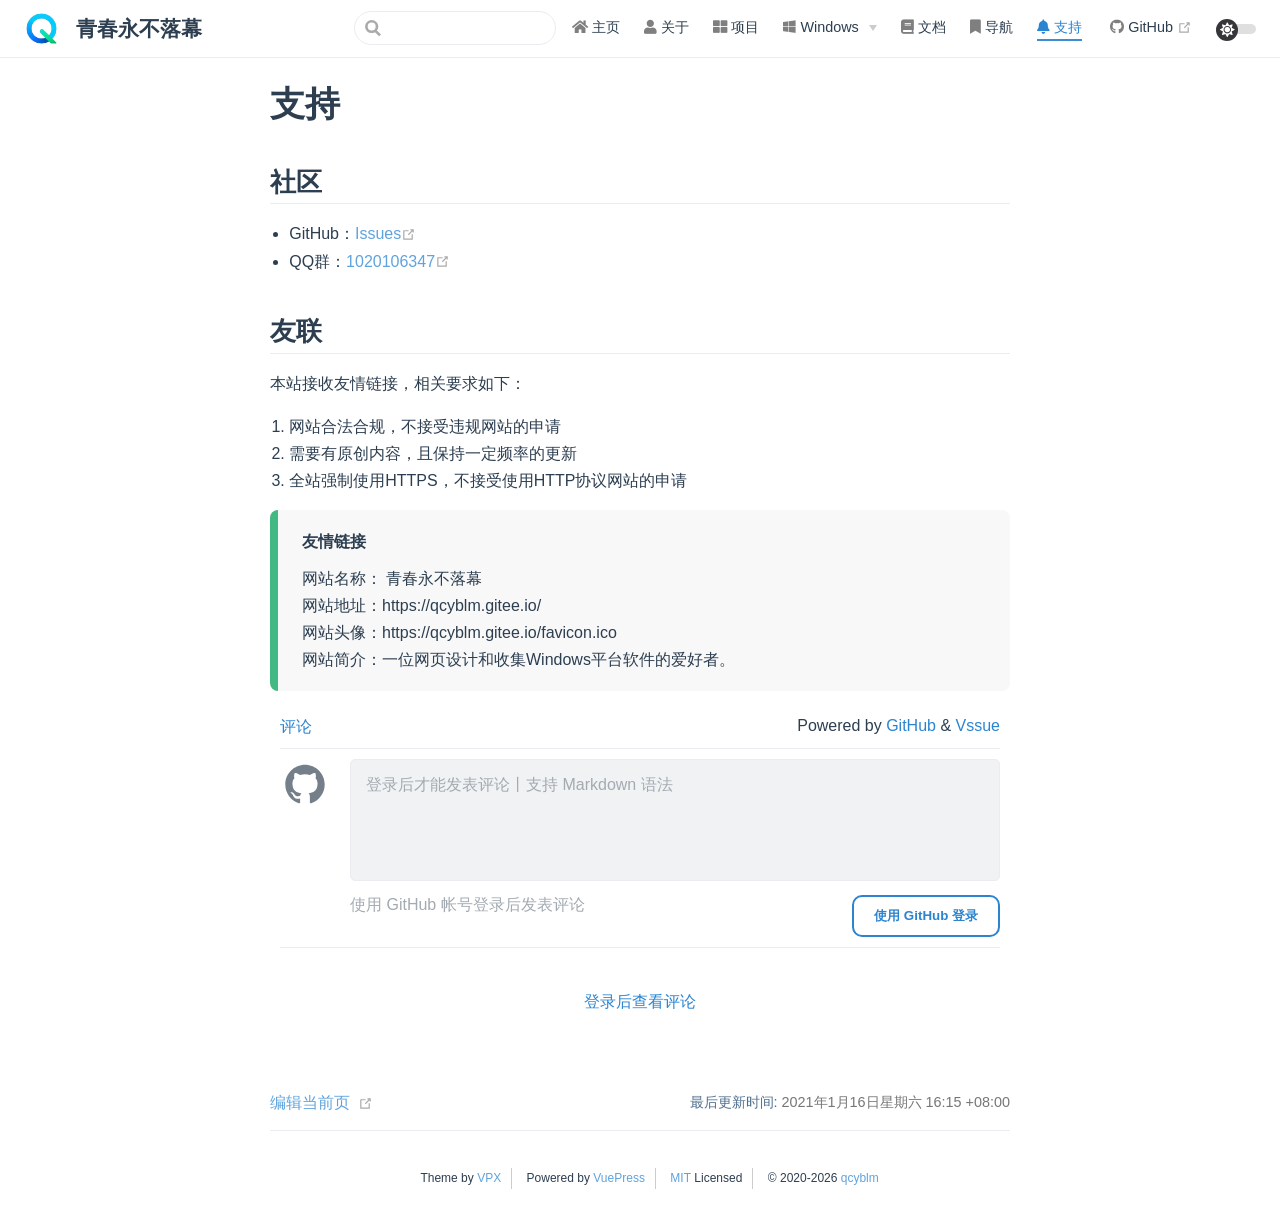
<file: support.html>
<!DOCTYPE html>
<html lang="zh-CN">
  <head>
    <meta charset="utf-8">
    <meta name="viewport" content="width=device-width,initial-scale=1">
    <title>支持 | 青春永不落幕</title>
    <meta name="generator" content="VuePress 1.8.0">
    <link rel="icon" href="./favicon.ico" type="image/x-icon">
    <link rel="shortcut icon" href="./favicon.ico" type="image/x-icon">
    <meta name="description" content="使用合适的软件和代码来达到最佳效果">
    <meta name="baidu-site-verification" content="code-jNjoWXWohM">
    
    <link rel="preload" href="/assets/css/0.styles.d2eaee73.css" as="style"><link rel="preload" href="/assets/js/app.ddaec022.js" as="script"><link rel="preload" href="/assets/js/2.4d25cc54.js" as="script"><link rel="preload" href="/assets/js/11.756086b8.js" as="script"><link rel="prefetch" href="/assets/js/10.58e874bc.js"><link rel="prefetch" href="/assets/js/12.3477deb0.js"><link rel="prefetch" href="/assets/js/13.05e47f0e.js"><link rel="prefetch" href="/assets/js/3.c20e9bd3.js"><link rel="prefetch" href="/assets/js/4.7ad9a4a7.js"><link rel="prefetch" href="/assets/js/5.9ab7c291.js"><link rel="prefetch" href="/assets/js/6.ed20a32b.js"><link rel="prefetch" href="/assets/js/7.2032b4b3.js"><link rel="prefetch" href="/assets/js/8.66d40220.js"><link rel="prefetch" href="/assets/js/9.04570b1c.js">
    <link rel="stylesheet" href="/assets/css/0.styles.d2eaee73.css">
  </head>
  <body>
    <div id="app" data-server-rendered="true"><div class="theme-container no-sidebar"><header class="navbar"><div class="sidebar-button"><svg xmlns="http://www.w3.org/2000/svg" aria-hidden="true" role="img" viewBox="0 0 448 512" class="icon"><path fill="currentColor" d="M436 124H12c-6.627 0-12-5.373-12-12V80c0-6.627 5.373-12 12-12h424c6.627 0 12 5.373 12 12v32c0 6.627-5.373 12-12 12zm0 160H12c-6.627 0-12-5.373-12-12v-32c0-6.627 5.373-12 12-12h424c6.627 0 12 5.373 12 12v32c0 6.627-5.373 12-12 12zm0 160H12c-6.627 0-12-5.373-12-12v-32c0-6.627 5.373-12 12-12h424c6.627 0 12 5.373 12 12v32c0 6.627-5.373 12-12 12z"></path></svg></div> <a href="/" class="home-link router-link-active"><img src="/assets/img/logo.webp" alt="青春永不落幕" class="logo"> <span class="site-name">青春永不落幕</span></a> <nav class="links"><div class="search-box"><input aria-label="Search" autocomplete="off" spellcheck="false" value=""> <!----></div> <ul class="nav-links can-hide"><li class="nav-item"><a href="/" class="nav-link"><i class="fa fa-home"></i> <span>主页</span></a></li><li class="nav-item"><a href="/about.html" class="nav-link"><i class="fa fa-user"></i> <span>关于</span></a></li><li class="nav-item"><a href="/project.html" class="nav-link"><i class="fa fa-th-large"></i> <span>项目</span></a></li><li class="nav-item"><div class="dropdown-wrapper"><button type="button" aria-label="Windows" class="dropdown-title"><i class="fab fa-windows"></i> <span class="title">
      Windows
    </span> <span class="arrow down"></span></button> <button type="button" aria-label="Windows" class="mobile-dropdown-title"><i class="fab fa-windows"></i> <span class="title">Windows</span> <span class="arrow right"></span></button> <ul class="nav-dropdown" style="display:none;"><li class="dropdown-item"><!----> <a href="/windows/software.html" class="nav-link"><!----> <span>Windows常用软件下载官网</span></a></li><li class="dropdown-item"><!----> <a href="/windows/wepe.html" class="nav-link"><!----> <span>Windows PE 工具</span></a></li></ul></div></li><li class="nav-item"><a href="/book/" class="nav-link"><i class="fa fa-book"></i> <span>文档</span></a></li><li class="nav-item"><a href="/nav.html" class="nav-link"><i class="fa fa-bookmark"></i> <span>导航</span></a></li><li class="nav-item"><a href="/support.html" aria-current="page" class="nav-link router-link-exact-active router-link-active"><i class="fa fa-bell"></i> <span>支持</span></a></li> <li class="nav-item"><a href="https://github.com/qcyblm/qcyblm.github.io" target="_blank" rel="noopener noreferrer"><i class="fab fa-github"></i> <span>GitHub</span> <span><svg xmlns="http://www.w3.org/2000/svg" aria-hidden="true" focusable="false" x="0px" y="0px" viewBox="0 0 100 100" width="15" height="15" class="icon outbound"><path fill="currentColor" d="M18.8,85.1h56l0,0c2.2,0,4-1.8,4-4v-32h-8v28h-48v-48h28v-8h-32l0,0c-2.2,0-4,1.8-4,4v56C14.8,83.3,16.6,85.1,18.8,85.1z"></path> <polygon fill="currentColor" points="45.7,48.7 51.3,54.3 77.2,28.5 77.2,37.2 85.2,37.2 85.2,14.9 62.8,14.9 62.8,22.9 71.5,22.9"></polygon></svg> <span class="sr-only">(opens new window)</span></span></a></li></ul> <div class="theme-switcher"><a class="switch light"><span><i aria-hidden="true" class="fa fa-sun"></i></span></a></div></nav></header> <div class="sidebar-mask"></div> <aside class="sidebar"><!----> <ul class="nav-links"><li class="nav-item"><a href="/" class="nav-link"><i class="fa fa-home"></i> <span>主页</span></a></li><li class="nav-item"><a href="/about.html" class="nav-link"><i class="fa fa-user"></i> <span>关于</span></a></li><li class="nav-item"><a href="/project.html" class="nav-link"><i class="fa fa-th-large"></i> <span>项目</span></a></li><li class="nav-item"><div class="dropdown-wrapper"><button type="button" aria-label="Windows" class="dropdown-title"><i class="fab fa-windows"></i> <span class="title">
      Windows
    </span> <span class="arrow down"></span></button> <button type="button" aria-label="Windows" class="mobile-dropdown-title"><i class="fab fa-windows"></i> <span class="title">Windows</span> <span class="arrow right"></span></button> <ul class="nav-dropdown" style="display:none;"><li class="dropdown-item"><!----> <a href="/windows/software.html" class="nav-link"><!----> <span>Windows常用软件下载官网</span></a></li><li class="dropdown-item"><!----> <a href="/windows/wepe.html" class="nav-link"><!----> <span>Windows PE 工具</span></a></li></ul></div></li><li class="nav-item"><a href="/book/" class="nav-link"><i class="fa fa-book"></i> <span>文档</span></a></li><li class="nav-item"><a href="/nav.html" class="nav-link"><i class="fa fa-bookmark"></i> <span>导航</span></a></li><li class="nav-item"><a href="/support.html" aria-current="page" class="nav-link router-link-exact-active router-link-active"><i class="fa fa-bell"></i> <span>支持</span></a></li> <li class="nav-item"><a href="https://github.com/qcyblm/qcyblm.github.io" target="_blank" rel="noopener noreferrer"><i class="fab fa-github"></i> <span>GitHub</span> <span><svg xmlns="http://www.w3.org/2000/svg" aria-hidden="true" focusable="false" x="0px" y="0px" viewBox="0 0 100 100" width="15" height="15" class="icon outbound"><path fill="currentColor" d="M18.8,85.1h56l0,0c2.2,0,4-1.8,4-4v-32h-8v28h-48v-48h28v-8h-32l0,0c-2.2,0-4,1.8-4,4v56C14.8,83.3,16.6,85.1,18.8,85.1z"></path> <polygon fill="currentColor" points="45.7,48.7 51.3,54.3 77.2,28.5 77.2,37.2 85.2,37.2 85.2,14.9 62.8,14.9 62.8,22.9 71.5,22.9"></polygon></svg> <span class="sr-only">(opens new window)</span></span></a></li></ul>  <!----> </aside> <main class="page"> <div class="theme-vpx-content content__default"><h1 id="支持"><a href="#支持" class="header-anchor">#</a> 支持</h1> <h2 id="社区"><a href="#社区" class="header-anchor">#</a> 社区</h2> <ul><li>GitHub：<a href="https://github.com/qcyblm/qcyblm.github.io/issues" target="_blank" rel="noopener noreferrer">Issues<span><svg xmlns="http://www.w3.org/2000/svg" aria-hidden="true" focusable="false" x="0px" y="0px" viewBox="0 0 100 100" width="15" height="15" class="icon outbound"><path fill="currentColor" d="M18.8,85.1h56l0,0c2.2,0,4-1.8,4-4v-32h-8v28h-48v-48h28v-8h-32l0,0c-2.2,0-4,1.8-4,4v56C14.8,83.3,16.6,85.1,18.8,85.1z"></path> <polygon fill="currentColor" points="45.7,48.7 51.3,54.3 77.2,28.5 77.2,37.2 85.2,37.2 85.2,14.9 62.8,14.9 62.8,22.9 71.5,22.9"></polygon></svg> <span class="sr-only">(opens new window)</span></span></a></li> <li>QQ群：<a href="https://shang.qq.com/wpa/qunwpa?idkey=bf938e49775101ba186b4b59683b0c7ef617a20c7a05711ccf05301649e30501" target="_blank" rel="noopener noreferrer">1020106347<span><svg xmlns="http://www.w3.org/2000/svg" aria-hidden="true" focusable="false" x="0px" y="0px" viewBox="0 0 100 100" width="15" height="15" class="icon outbound"><path fill="currentColor" d="M18.8,85.1h56l0,0c2.2,0,4-1.8,4-4v-32h-8v28h-48v-48h28v-8h-32l0,0c-2.2,0-4,1.8-4,4v56C14.8,83.3,16.6,85.1,18.8,85.1z"></path> <polygon fill="currentColor" points="45.7,48.7 51.3,54.3 77.2,28.5 77.2,37.2 85.2,37.2 85.2,14.9 62.8,14.9 62.8,22.9 71.5,22.9"></polygon></svg> <span class="sr-only">(opens new window)</span></span></a></li></ul> <h2 id="友联"><a href="#友联" class="header-anchor">#</a> 友联</h2> <p>本站接收友情链接，相关要求如下：</p> <ol><li>网站合法合规，不接受违规网站的申请</li> <li>需要有原创内容，且保持一定频率的更新</li> <li>全站强制使用HTTPS，不接受使用HTTP协议网站的申请</li></ol> <div class="custom-block tip"><p class="custom-block-title">友情链接</p> <p>网站名称： 青春永不落幕<br>
网站地址：https://qcyblm.gitee.io/<br>
网站头像：https://qcyblm.gitee.io/favicon.ico<br>
网站简介：一位网页设计和收集Windows平台软件的爱好者。</p></div> <!----></div> <div class="page-edit"><span class="edit-link"><a href="https://github.com/qcyblm/qcyblm.github.io/edit/master/src/support.md" target="_blank" rel="noopener noreferrer">编辑当前页</a> <span><svg xmlns="http://www.w3.org/2000/svg" aria-hidden="true" focusable="false" x="0px" y="0px" viewBox="0 0 100 100" width="15" height="15" class="icon outbound"><path fill="currentColor" d="M18.8,85.1h56l0,0c2.2,0,4-1.8,4-4v-32h-8v28h-48v-48h28v-8h-32l0,0c-2.2,0-4,1.8-4,4v56C14.8,83.3,16.6,85.1,18.8,85.1z"></path> <polygon fill="currentColor" points="45.7,48.7 51.3,54.3 77.2,28.5 77.2,37.2 85.2,37.2 85.2,14.9 62.8,14.9 62.8,22.9 71.5,22.9"></polygon></svg> <span class="sr-only">(opens new window)</span></span></span> <span class="last-updated"><span class="prefix">最后更新时间:</span> <span class="time">2021年1月16日星期六 16:15 +08:00</span></span></div> <!----> <div class="page-footer"><ul class="inner"><li>Theme by <a href="https://gitee.com/qcyblm/vuepress-theme-vpx" title="本站主题" target="_blank" rel="noopener noreferrer">VPX</a></li> <li>Powered by <a href="https://www.vuepress.cn/" target="_blank" rel="noopener noreferrer">VuePress</a></li> <li><a href="https://github.com/qcyblm/qcyblm.github.io/blob/master/LICENSE" target="_blank" rel="noopener noreferrer">MIT</a> Licensed
    </li> <li>
      © 2020-2021
      <a href="https://qcyblm.github.io/" target="_blank" rel="noopener noreferrer"> qcyblm </a></li> <!----> </ul></div> </main> <!----></div><div class="global-ui"></div></div>
    <script src="/assets/js/app.ddaec022.js" defer></script><script src="/assets/js/2.4d25cc54.js" defer></script><script src="/assets/js/11.756086b8.js" defer></script>
  </body>
</html>
</file>
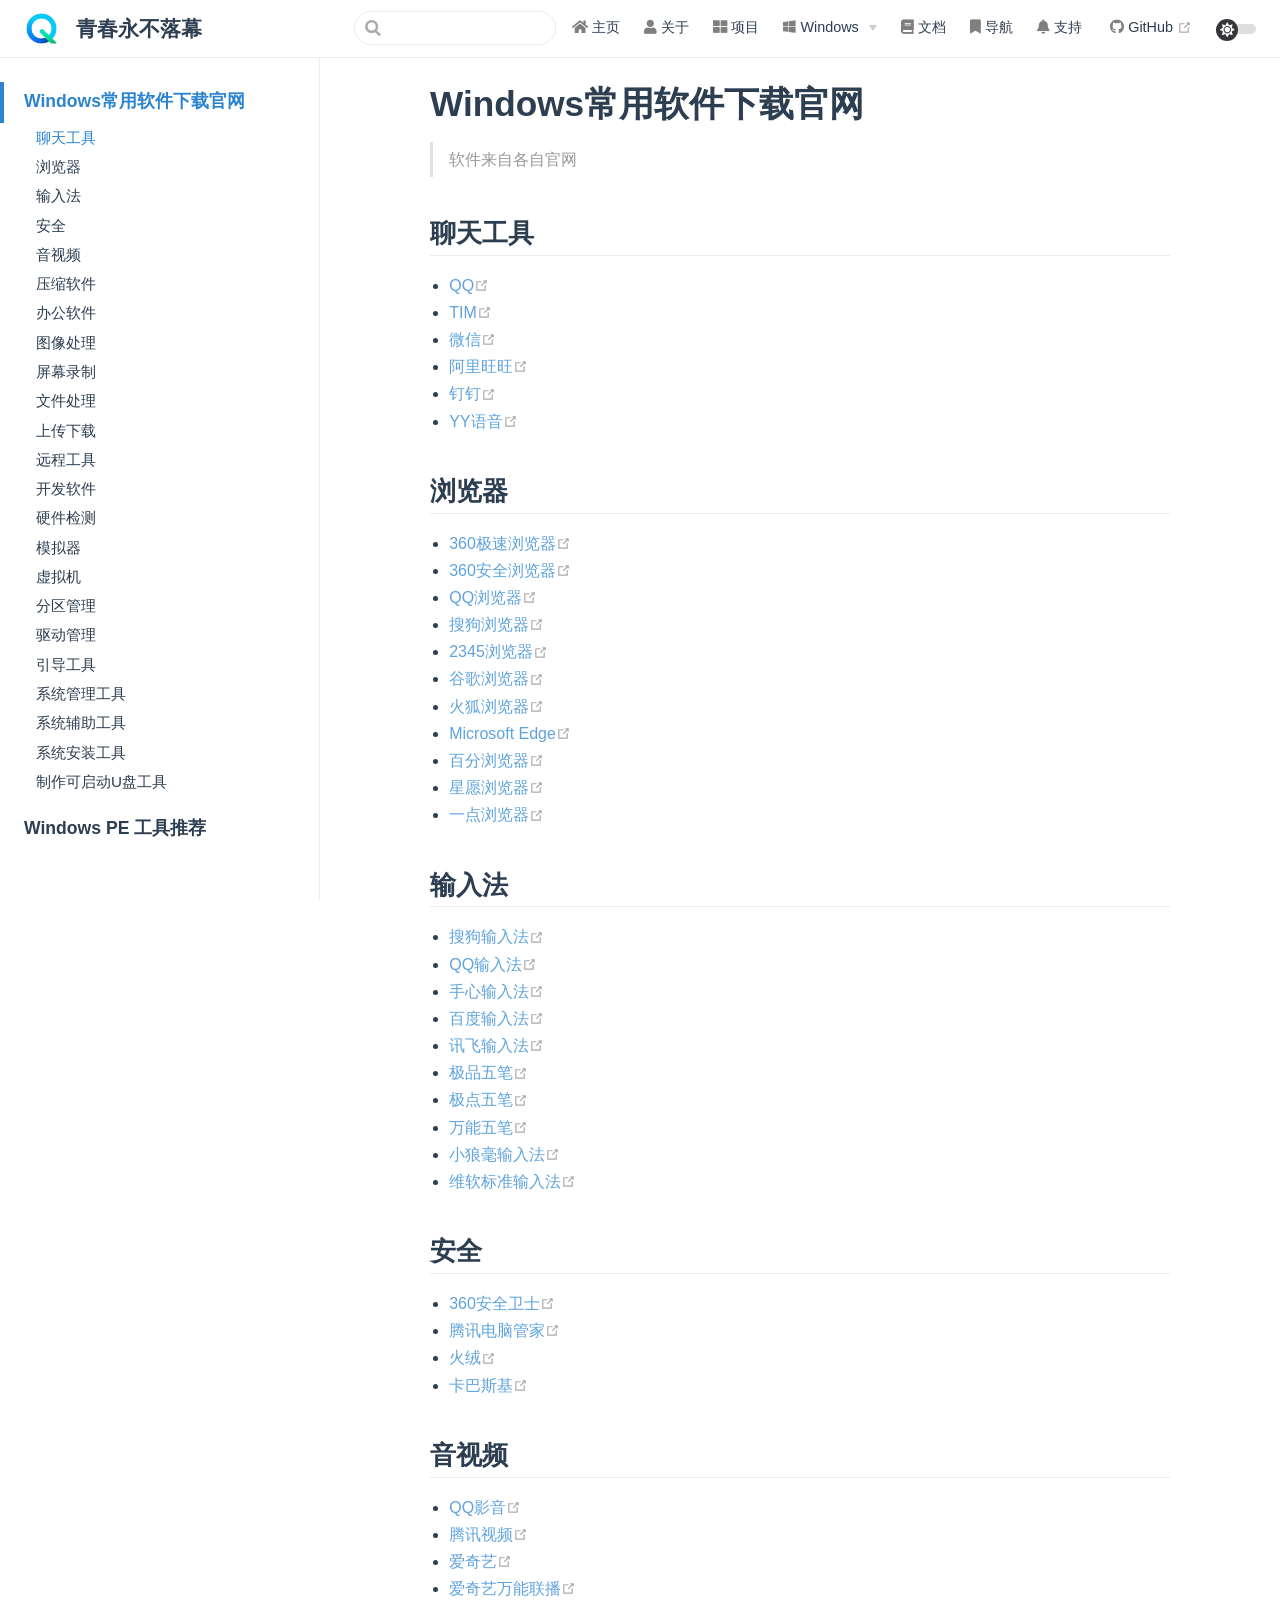
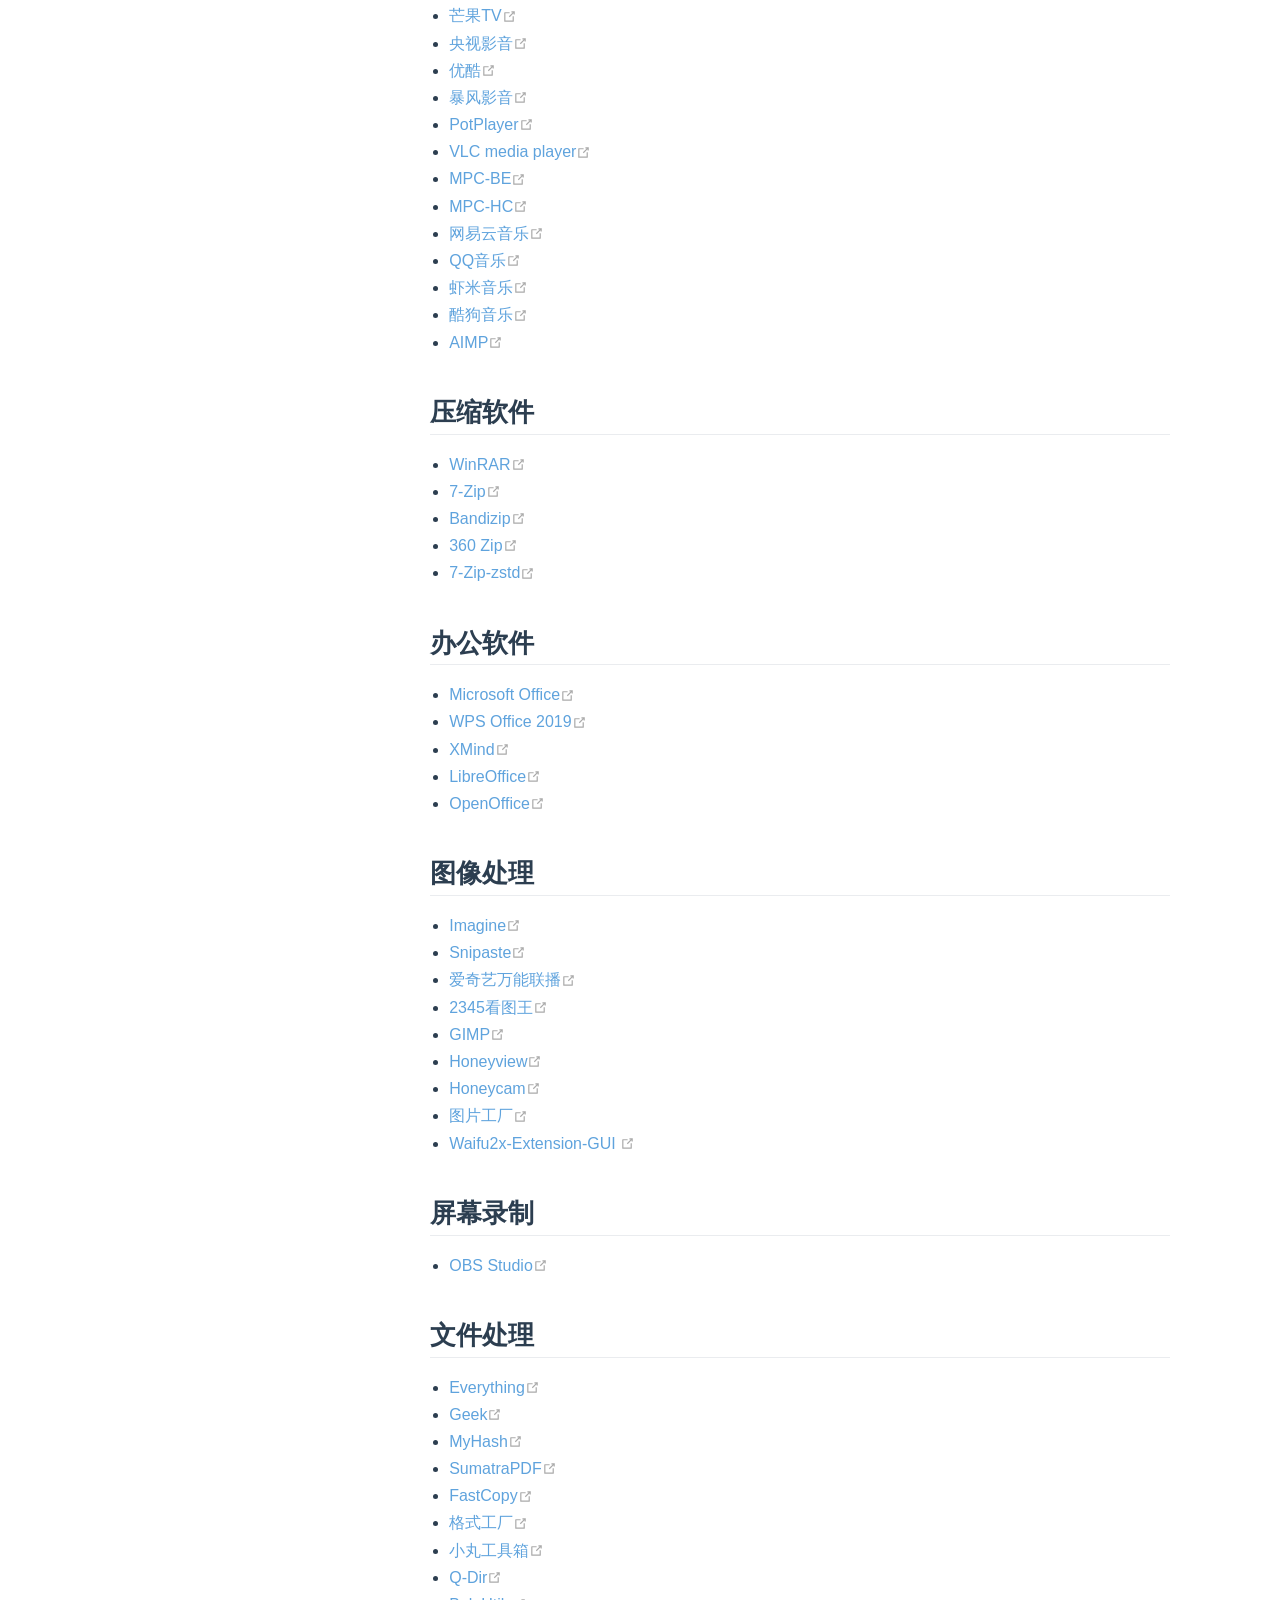
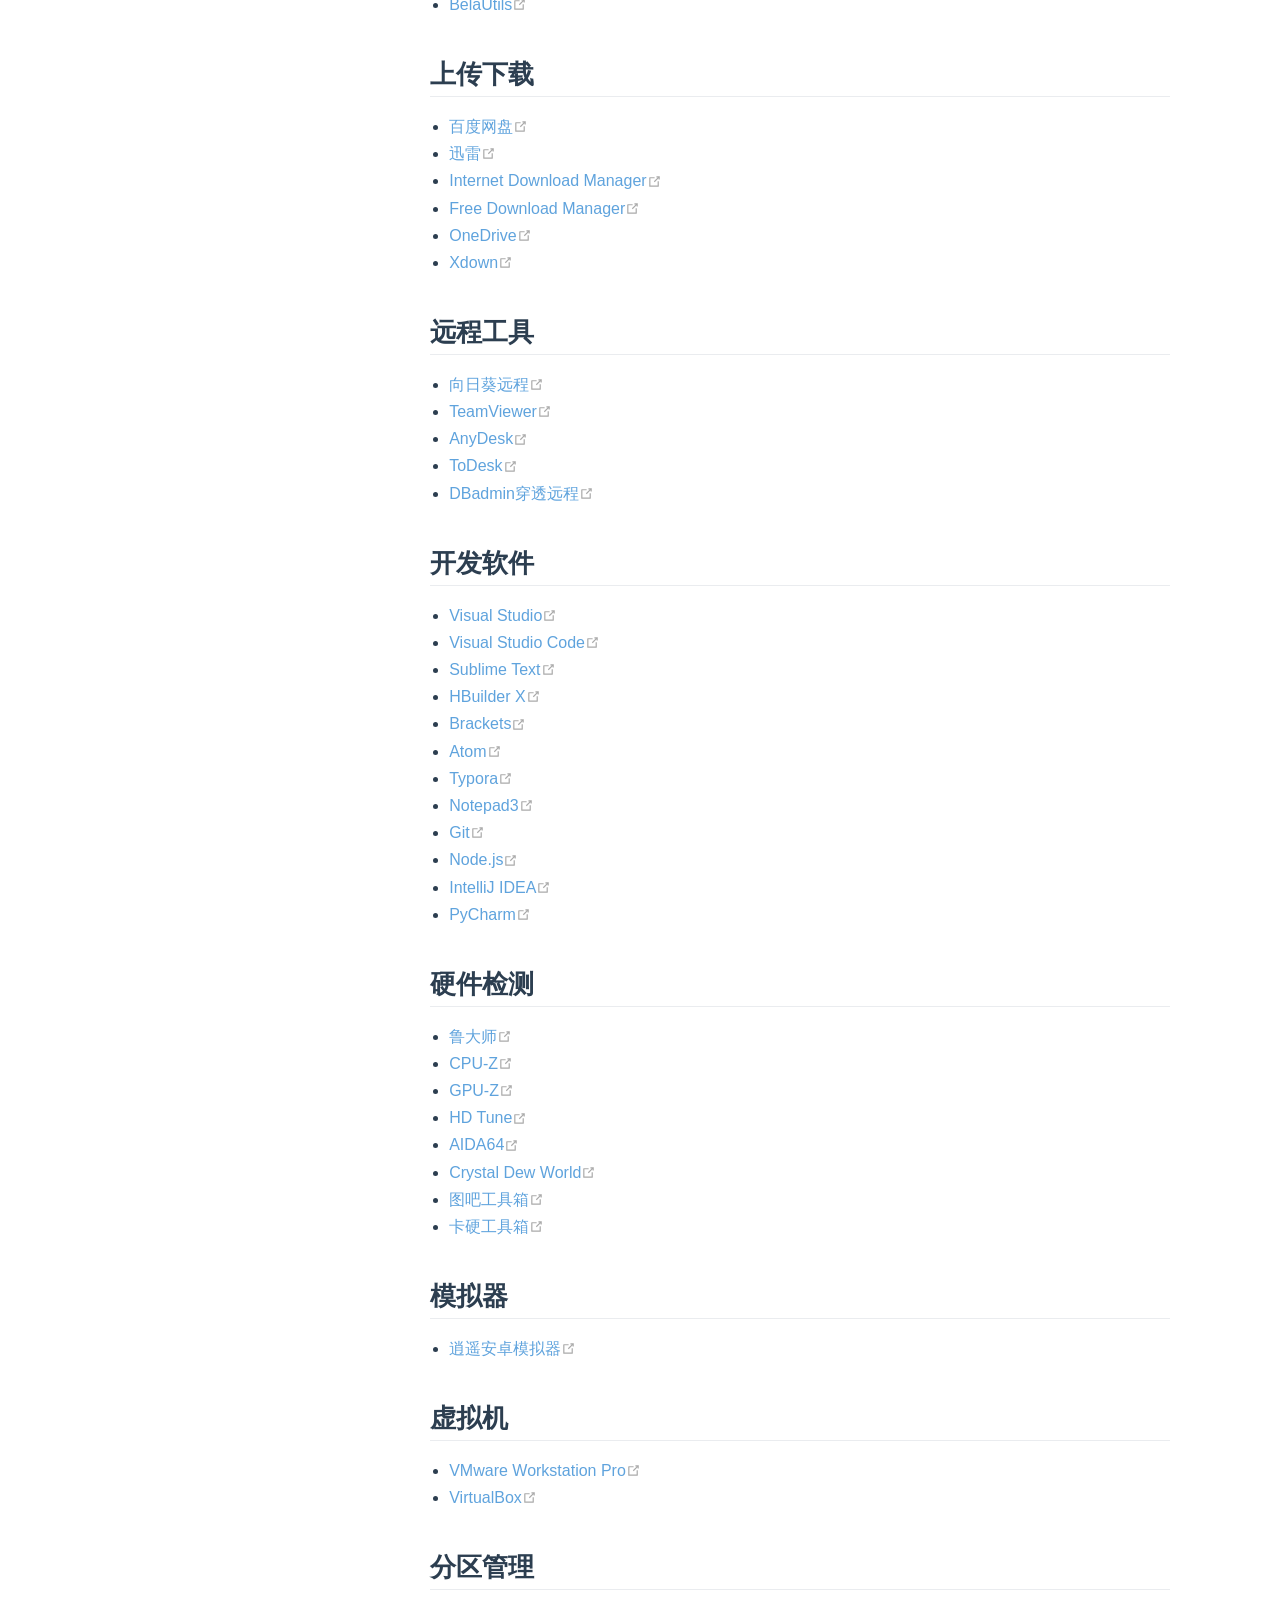
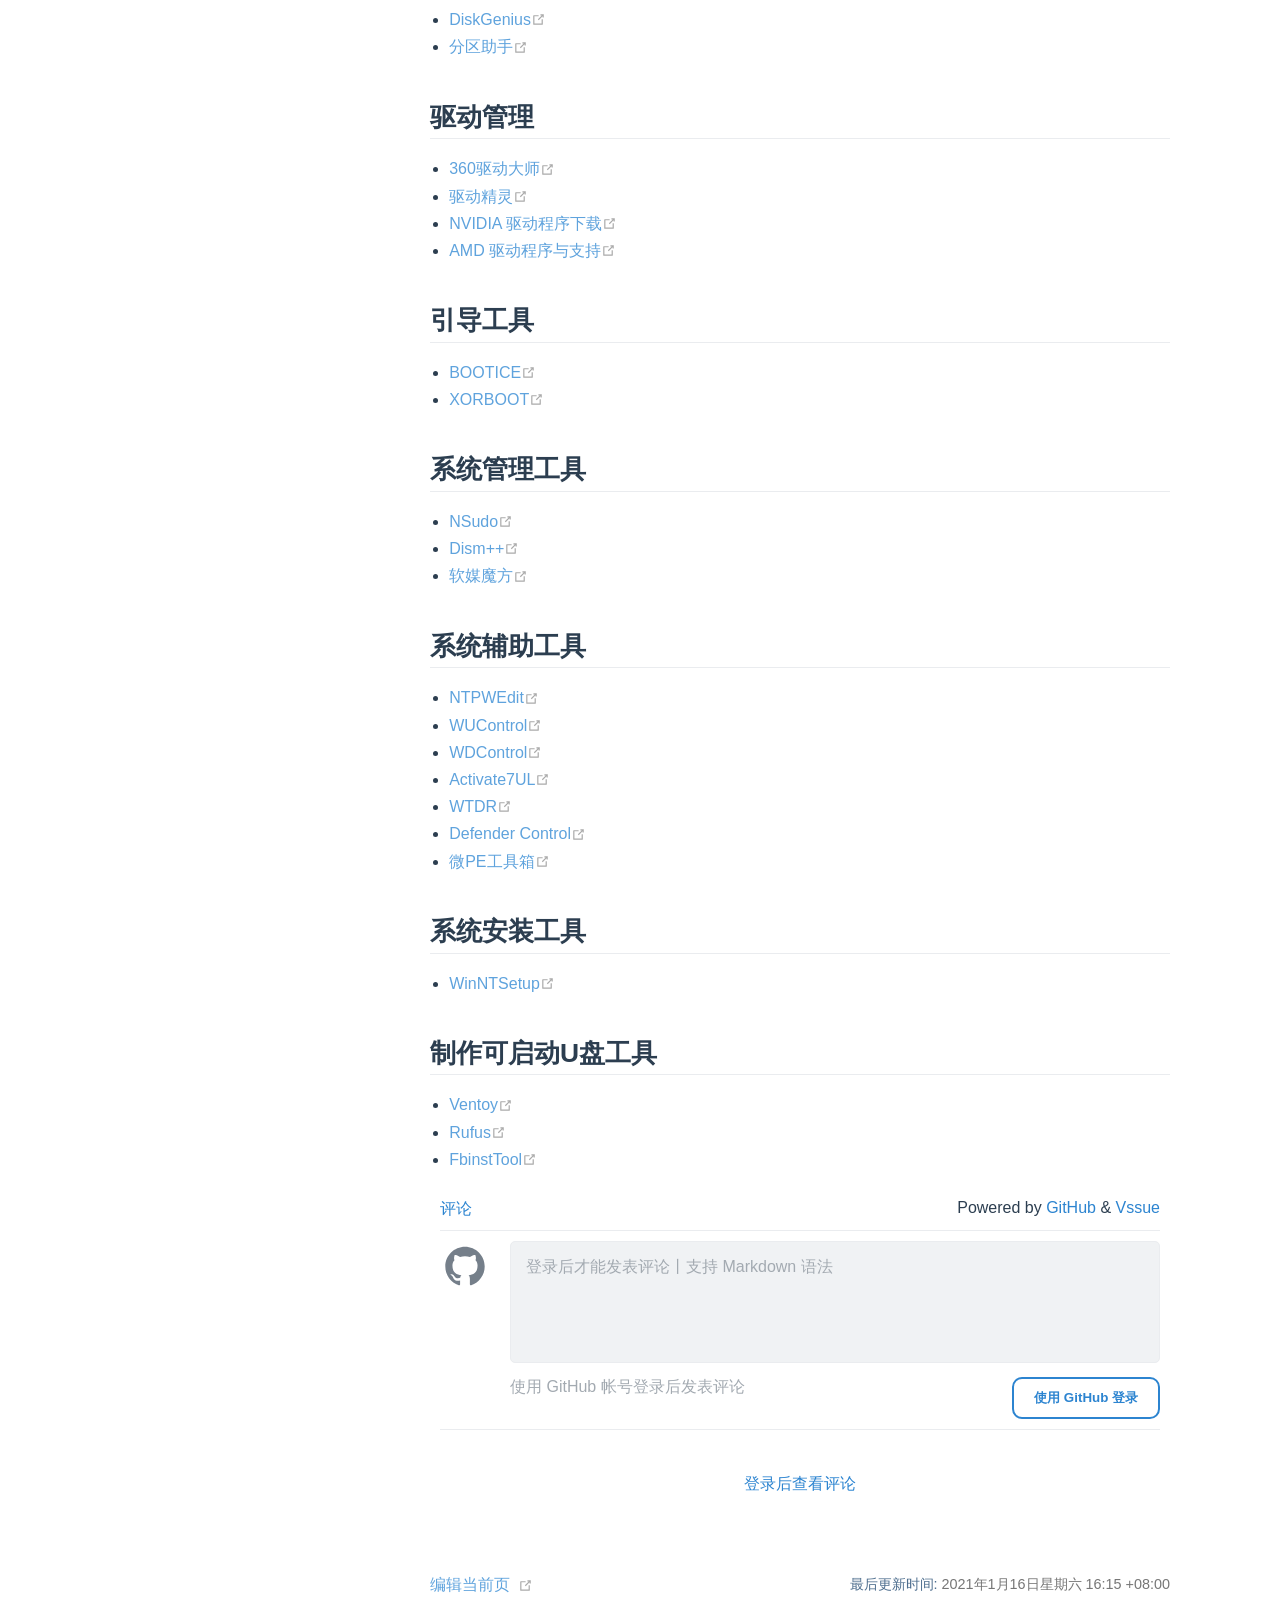
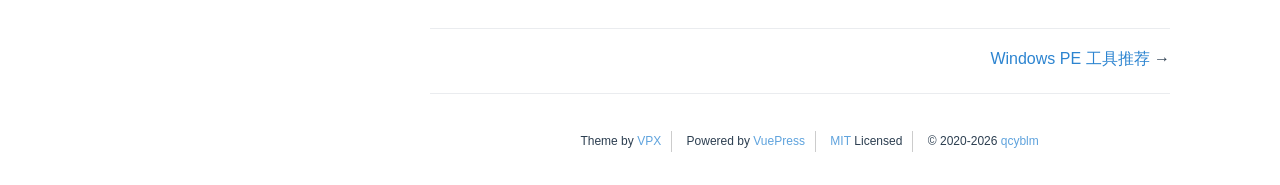
<file: windows/software.html>
<!DOCTYPE html>
<html lang="zh-CN">
  <head>
    <meta charset="utf-8">
    <meta name="viewport" content="width=device-width,initial-scale=1">
    <title>Windows常用软件下载官网 | 青春永不落幕</title>
    <meta name="generator" content="VuePress 1.8.0">
    <link rel="icon" href="./favicon.ico" type="image/x-icon">
    <link rel="shortcut icon" href="./favicon.ico" type="image/x-icon">
    <meta name="description" content="使用合适的软件和代码来达到最佳效果">
    <meta name="baidu-site-verification" content="code-jNjoWXWohM">
    
    <link rel="preload" href="/assets/css/0.styles.d2eaee73.css" as="style"><link rel="preload" href="/assets/js/app.ddaec022.js" as="script"><link rel="preload" href="/assets/js/2.4d25cc54.js" as="script"><link rel="preload" href="/assets/js/12.3477deb0.js" as="script"><link rel="prefetch" href="/assets/js/10.58e874bc.js"><link rel="prefetch" href="/assets/js/11.756086b8.js"><link rel="prefetch" href="/assets/js/13.05e47f0e.js"><link rel="prefetch" href="/assets/js/3.c20e9bd3.js"><link rel="prefetch" href="/assets/js/4.7ad9a4a7.js"><link rel="prefetch" href="/assets/js/5.9ab7c291.js"><link rel="prefetch" href="/assets/js/6.ed20a32b.js"><link rel="prefetch" href="/assets/js/7.2032b4b3.js"><link rel="prefetch" href="/assets/js/8.66d40220.js"><link rel="prefetch" href="/assets/js/9.04570b1c.js">
    <link rel="stylesheet" href="/assets/css/0.styles.d2eaee73.css">
  </head>
  <body>
    <div id="app" data-server-rendered="true"><div class="theme-container"><header class="navbar"><div class="sidebar-button"><svg xmlns="http://www.w3.org/2000/svg" aria-hidden="true" role="img" viewBox="0 0 448 512" class="icon"><path fill="currentColor" d="M436 124H12c-6.627 0-12-5.373-12-12V80c0-6.627 5.373-12 12-12h424c6.627 0 12 5.373 12 12v32c0 6.627-5.373 12-12 12zm0 160H12c-6.627 0-12-5.373-12-12v-32c0-6.627 5.373-12 12-12h424c6.627 0 12 5.373 12 12v32c0 6.627-5.373 12-12 12zm0 160H12c-6.627 0-12-5.373-12-12v-32c0-6.627 5.373-12 12-12h424c6.627 0 12 5.373 12 12v32c0 6.627-5.373 12-12 12z"></path></svg></div> <a href="/" class="home-link router-link-active"><img src="/assets/img/logo.webp" alt="青春永不落幕" class="logo"> <span class="site-name">青春永不落幕</span></a> <nav class="links"><div class="search-box"><input aria-label="Search" autocomplete="off" spellcheck="false" value=""> <!----></div> <ul class="nav-links can-hide"><li class="nav-item"><a href="/" class="nav-link"><i class="fa fa-home"></i> <span>主页</span></a></li><li class="nav-item"><a href="/about.html" class="nav-link"><i class="fa fa-user"></i> <span>关于</span></a></li><li class="nav-item"><a href="/project.html" class="nav-link"><i class="fa fa-th-large"></i> <span>项目</span></a></li><li class="nav-item"><div class="dropdown-wrapper"><button type="button" aria-label="Windows" class="dropdown-title"><i class="fab fa-windows"></i> <span class="title">
      Windows
    </span> <span class="arrow down"></span></button> <button type="button" aria-label="Windows" class="mobile-dropdown-title"><i class="fab fa-windows"></i> <span class="title">Windows</span> <span class="arrow right"></span></button> <ul class="nav-dropdown" style="display:none;"><li class="dropdown-item"><!----> <a href="/windows/software.html" aria-current="page" class="nav-link router-link-exact-active router-link-active"><!----> <span>Windows常用软件下载官网</span></a></li><li class="dropdown-item"><!----> <a href="/windows/wepe.html" class="nav-link"><!----> <span>Windows PE 工具</span></a></li></ul></div></li><li class="nav-item"><a href="/book/" class="nav-link"><i class="fa fa-book"></i> <span>文档</span></a></li><li class="nav-item"><a href="/nav.html" class="nav-link"><i class="fa fa-bookmark"></i> <span>导航</span></a></li><li class="nav-item"><a href="/support.html" class="nav-link"><i class="fa fa-bell"></i> <span>支持</span></a></li> <li class="nav-item"><a href="https://github.com/qcyblm/qcyblm.github.io" target="_blank" rel="noopener noreferrer"><i class="fab fa-github"></i> <span>GitHub</span> <span><svg xmlns="http://www.w3.org/2000/svg" aria-hidden="true" focusable="false" x="0px" y="0px" viewBox="0 0 100 100" width="15" height="15" class="icon outbound"><path fill="currentColor" d="M18.8,85.1h56l0,0c2.2,0,4-1.8,4-4v-32h-8v28h-48v-48h28v-8h-32l0,0c-2.2,0-4,1.8-4,4v56C14.8,83.3,16.6,85.1,18.8,85.1z"></path> <polygon fill="currentColor" points="45.7,48.7 51.3,54.3 77.2,28.5 77.2,37.2 85.2,37.2 85.2,14.9 62.8,14.9 62.8,22.9 71.5,22.9"></polygon></svg> <span class="sr-only">(opens new window)</span></span></a></li></ul> <div class="theme-switcher"><a class="switch light"><span><i aria-hidden="true" class="fa fa-sun"></i></span></a></div></nav></header> <div class="sidebar-mask"></div> <aside class="sidebar"><!----> <ul class="nav-links"><li class="nav-item"><a href="/" class="nav-link"><i class="fa fa-home"></i> <span>主页</span></a></li><li class="nav-item"><a href="/about.html" class="nav-link"><i class="fa fa-user"></i> <span>关于</span></a></li><li class="nav-item"><a href="/project.html" class="nav-link"><i class="fa fa-th-large"></i> <span>项目</span></a></li><li class="nav-item"><div class="dropdown-wrapper"><button type="button" aria-label="Windows" class="dropdown-title"><i class="fab fa-windows"></i> <span class="title">
      Windows
    </span> <span class="arrow down"></span></button> <button type="button" aria-label="Windows" class="mobile-dropdown-title"><i class="fab fa-windows"></i> <span class="title">Windows</span> <span class="arrow right"></span></button> <ul class="nav-dropdown" style="display:none;"><li class="dropdown-item"><!----> <a href="/windows/software.html" aria-current="page" class="nav-link router-link-exact-active router-link-active"><!----> <span>Windows常用软件下载官网</span></a></li><li class="dropdown-item"><!----> <a href="/windows/wepe.html" class="nav-link"><!----> <span>Windows PE 工具</span></a></li></ul></div></li><li class="nav-item"><a href="/book/" class="nav-link"><i class="fa fa-book"></i> <span>文档</span></a></li><li class="nav-item"><a href="/nav.html" class="nav-link"><i class="fa fa-bookmark"></i> <span>导航</span></a></li><li class="nav-item"><a href="/support.html" class="nav-link"><i class="fa fa-bell"></i> <span>支持</span></a></li> <li class="nav-item"><a href="https://github.com/qcyblm/qcyblm.github.io" target="_blank" rel="noopener noreferrer"><i class="fab fa-github"></i> <span>GitHub</span> <span><svg xmlns="http://www.w3.org/2000/svg" aria-hidden="true" focusable="false" x="0px" y="0px" viewBox="0 0 100 100" width="15" height="15" class="icon outbound"><path fill="currentColor" d="M18.8,85.1h56l0,0c2.2,0,4-1.8,4-4v-32h-8v28h-48v-48h28v-8h-32l0,0c-2.2,0-4,1.8-4,4v56C14.8,83.3,16.6,85.1,18.8,85.1z"></path> <polygon fill="currentColor" points="45.7,48.7 51.3,54.3 77.2,28.5 77.2,37.2 85.2,37.2 85.2,14.9 62.8,14.9 62.8,22.9 71.5,22.9"></polygon></svg> <span class="sr-only">(opens new window)</span></span></a></li></ul>  <ul class="sidebar-links"><li><a href="/windows/software.html" aria-current="page" class="active sidebar-link">Windows常用软件下载官网</a><ul class="sidebar-sub-headers"><li class="sidebar-sub-header"><a href="/windows/software.html#聊天工具" class="sidebar-link">聊天工具</a></li><li class="sidebar-sub-header"><a href="/windows/software.html#浏览器" class="sidebar-link">浏览器</a></li><li class="sidebar-sub-header"><a href="/windows/software.html#输入法" class="sidebar-link">输入法</a></li><li class="sidebar-sub-header"><a href="/windows/software.html#安全" class="sidebar-link">安全</a></li><li class="sidebar-sub-header"><a href="/windows/software.html#音视频" class="sidebar-link">音视频</a></li><li class="sidebar-sub-header"><a href="/windows/software.html#压缩软件" class="sidebar-link">压缩软件</a></li><li class="sidebar-sub-header"><a href="/windows/software.html#办公软件" class="sidebar-link">办公软件</a></li><li class="sidebar-sub-header"><a href="/windows/software.html#图像处理" class="sidebar-link">图像处理</a></li><li class="sidebar-sub-header"><a href="/windows/software.html#屏幕录制" class="sidebar-link">屏幕录制</a></li><li class="sidebar-sub-header"><a href="/windows/software.html#文件处理" class="sidebar-link">文件处理</a></li><li class="sidebar-sub-header"><a href="/windows/software.html#上传下载" class="sidebar-link">上传下载</a></li><li class="sidebar-sub-header"><a href="/windows/software.html#远程工具" class="sidebar-link">远程工具</a></li><li class="sidebar-sub-header"><a href="/windows/software.html#开发软件" class="sidebar-link">开发软件</a></li><li class="sidebar-sub-header"><a href="/windows/software.html#硬件检测" class="sidebar-link">硬件检测</a></li><li class="sidebar-sub-header"><a href="/windows/software.html#模拟器" class="sidebar-link">模拟器</a></li><li class="sidebar-sub-header"><a href="/windows/software.html#虚拟机" class="sidebar-link">虚拟机</a></li><li class="sidebar-sub-header"><a href="/windows/software.html#分区管理" class="sidebar-link">分区管理</a></li><li class="sidebar-sub-header"><a href="/windows/software.html#驱动管理" class="sidebar-link">驱动管理</a></li><li class="sidebar-sub-header"><a href="/windows/software.html#引导工具" class="sidebar-link">引导工具</a></li><li class="sidebar-sub-header"><a href="/windows/software.html#系统管理工具" class="sidebar-link">系统管理工具</a></li><li class="sidebar-sub-header"><a href="/windows/software.html#系统辅助工具" class="sidebar-link">系统辅助工具</a></li><li class="sidebar-sub-header"><a href="/windows/software.html#系统安装工具" class="sidebar-link">系统安装工具</a></li><li class="sidebar-sub-header"><a href="/windows/software.html#制作可启动u盘工具" class="sidebar-link">制作可启动U盘工具</a></li></ul></li><li><a href="/windows/wepe.html" class="sidebar-link">Windows PE 工具推荐</a></li></ul> </aside> <main class="page"> <div class="theme-vpx-content content__default"><h1 id="windows常用软件下载官网"><a href="#windows常用软件下载官网" class="header-anchor">#</a> Windows常用软件下载官网</h1> <blockquote><p>软件来自各自官网</p></blockquote> <h2 id="聊天工具"><a href="#聊天工具" class="header-anchor">#</a> 聊天工具</h2> <ul><li><a href="https://im.qq.com/download/" target="_blank" rel="noopener noreferrer">QQ<span><svg xmlns="http://www.w3.org/2000/svg" aria-hidden="true" focusable="false" x="0px" y="0px" viewBox="0 0 100 100" width="15" height="15" class="icon outbound"><path fill="currentColor" d="M18.8,85.1h56l0,0c2.2,0,4-1.8,4-4v-32h-8v28h-48v-48h28v-8h-32l0,0c-2.2,0-4,1.8-4,4v56C14.8,83.3,16.6,85.1,18.8,85.1z"></path> <polygon fill="currentColor" points="45.7,48.7 51.3,54.3 77.2,28.5 77.2,37.2 85.2,37.2 85.2,14.9 62.8,14.9 62.8,22.9 71.5,22.9"></polygon></svg> <span class="sr-only">(opens new window)</span></span></a></li> <li><a href="https://office.qq.com/download.html" target="_blank" rel="noopener noreferrer">TIM<span><svg xmlns="http://www.w3.org/2000/svg" aria-hidden="true" focusable="false" x="0px" y="0px" viewBox="0 0 100 100" width="15" height="15" class="icon outbound"><path fill="currentColor" d="M18.8,85.1h56l0,0c2.2,0,4-1.8,4-4v-32h-8v28h-48v-48h28v-8h-32l0,0c-2.2,0-4,1.8-4,4v56C14.8,83.3,16.6,85.1,18.8,85.1z"></path> <polygon fill="currentColor" points="45.7,48.7 51.3,54.3 77.2,28.5 77.2,37.2 85.2,37.2 85.2,14.9 62.8,14.9 62.8,22.9 71.5,22.9"></polygon></svg> <span class="sr-only">(opens new window)</span></span></a></li> <li><a href="https://pc.weixin.qq.com/" target="_blank" rel="noopener noreferrer">微信<span><svg xmlns="http://www.w3.org/2000/svg" aria-hidden="true" focusable="false" x="0px" y="0px" viewBox="0 0 100 100" width="15" height="15" class="icon outbound"><path fill="currentColor" d="M18.8,85.1h56l0,0c2.2,0,4-1.8,4-4v-32h-8v28h-48v-48h28v-8h-32l0,0c-2.2,0-4,1.8-4,4v56C14.8,83.3,16.6,85.1,18.8,85.1z"></path> <polygon fill="currentColor" points="45.7,48.7 51.3,54.3 77.2,28.5 77.2,37.2 85.2,37.2 85.2,14.9 62.8,14.9 62.8,22.9 71.5,22.9"></polygon></svg> <span class="sr-only">(opens new window)</span></span></a></li> <li><a href="https://alimarket.taobao.com/markets/qnww/portal-group/ww/" target="_blank" rel="noopener noreferrer">阿里旺旺<span><svg xmlns="http://www.w3.org/2000/svg" aria-hidden="true" focusable="false" x="0px" y="0px" viewBox="0 0 100 100" width="15" height="15" class="icon outbound"><path fill="currentColor" d="M18.8,85.1h56l0,0c2.2,0,4-1.8,4-4v-32h-8v28h-48v-48h28v-8h-32l0,0c-2.2,0-4,1.8-4,4v56C14.8,83.3,16.6,85.1,18.8,85.1z"></path> <polygon fill="currentColor" points="45.7,48.7 51.3,54.3 77.2,28.5 77.2,37.2 85.2,37.2 85.2,14.9 62.8,14.9 62.8,22.9 71.5,22.9"></polygon></svg> <span class="sr-only">(opens new window)</span></span></a></li> <li><a href="https://www.dingtalk.com/" target="_blank" rel="noopener noreferrer">钉钉<span><svg xmlns="http://www.w3.org/2000/svg" aria-hidden="true" focusable="false" x="0px" y="0px" viewBox="0 0 100 100" width="15" height="15" class="icon outbound"><path fill="currentColor" d="M18.8,85.1h56l0,0c2.2,0,4-1.8,4-4v-32h-8v28h-48v-48h28v-8h-32l0,0c-2.2,0-4,1.8-4,4v56C14.8,83.3,16.6,85.1,18.8,85.1z"></path> <polygon fill="currentColor" points="45.7,48.7 51.3,54.3 77.2,28.5 77.2,37.2 85.2,37.2 85.2,14.9 62.8,14.9 62.8,22.9 71.5,22.9"></polygon></svg> <span class="sr-only">(opens new window)</span></span></a></li> <li><a href="https://www.yy.com/" target="_blank" rel="noopener noreferrer">YY语音<span><svg xmlns="http://www.w3.org/2000/svg" aria-hidden="true" focusable="false" x="0px" y="0px" viewBox="0 0 100 100" width="15" height="15" class="icon outbound"><path fill="currentColor" d="M18.8,85.1h56l0,0c2.2,0,4-1.8,4-4v-32h-8v28h-48v-48h28v-8h-32l0,0c-2.2,0-4,1.8-4,4v56C14.8,83.3,16.6,85.1,18.8,85.1z"></path> <polygon fill="currentColor" points="45.7,48.7 51.3,54.3 77.2,28.5 77.2,37.2 85.2,37.2 85.2,14.9 62.8,14.9 62.8,22.9 71.5,22.9"></polygon></svg> <span class="sr-only">(opens new window)</span></span></a></li></ul> <h2 id="浏览器"><a href="#浏览器" class="header-anchor">#</a> 浏览器</h2> <ul><li><a href="https://browser.360.cn/ee/" target="_blank" rel="noopener noreferrer">360极速浏览器<span><svg xmlns="http://www.w3.org/2000/svg" aria-hidden="true" focusable="false" x="0px" y="0px" viewBox="0 0 100 100" width="15" height="15" class="icon outbound"><path fill="currentColor" d="M18.8,85.1h56l0,0c2.2,0,4-1.8,4-4v-32h-8v28h-48v-48h28v-8h-32l0,0c-2.2,0-4,1.8-4,4v56C14.8,83.3,16.6,85.1,18.8,85.1z"></path> <polygon fill="currentColor" points="45.7,48.7 51.3,54.3 77.2,28.5 77.2,37.2 85.2,37.2 85.2,14.9 62.8,14.9 62.8,22.9 71.5,22.9"></polygon></svg> <span class="sr-only">(opens new window)</span></span></a></li> <li><a href="https://browser.360.cn/" target="_blank" rel="noopener noreferrer">360安全浏览器<span><svg xmlns="http://www.w3.org/2000/svg" aria-hidden="true" focusable="false" x="0px" y="0px" viewBox="0 0 100 100" width="15" height="15" class="icon outbound"><path fill="currentColor" d="M18.8,85.1h56l0,0c2.2,0,4-1.8,4-4v-32h-8v28h-48v-48h28v-8h-32l0,0c-2.2,0-4,1.8-4,4v56C14.8,83.3,16.6,85.1,18.8,85.1z"></path> <polygon fill="currentColor" points="45.7,48.7 51.3,54.3 77.2,28.5 77.2,37.2 85.2,37.2 85.2,14.9 62.8,14.9 62.8,22.9 71.5,22.9"></polygon></svg> <span class="sr-only">(opens new window)</span></span></a></li> <li><a href="https://browser.qq.com/" target="_blank" rel="noopener noreferrer">QQ浏览器<span><svg xmlns="http://www.w3.org/2000/svg" aria-hidden="true" focusable="false" x="0px" y="0px" viewBox="0 0 100 100" width="15" height="15" class="icon outbound"><path fill="currentColor" d="M18.8,85.1h56l0,0c2.2,0,4-1.8,4-4v-32h-8v28h-48v-48h28v-8h-32l0,0c-2.2,0-4,1.8-4,4v56C14.8,83.3,16.6,85.1,18.8,85.1z"></path> <polygon fill="currentColor" points="45.7,48.7 51.3,54.3 77.2,28.5 77.2,37.2 85.2,37.2 85.2,14.9 62.8,14.9 62.8,22.9 71.5,22.9"></polygon></svg> <span class="sr-only">(opens new window)</span></span></a></li> <li><a href="https://ie.sogou.com/" target="_blank" rel="noopener noreferrer">搜狗浏览器<span><svg xmlns="http://www.w3.org/2000/svg" aria-hidden="true" focusable="false" x="0px" y="0px" viewBox="0 0 100 100" width="15" height="15" class="icon outbound"><path fill="currentColor" d="M18.8,85.1h56l0,0c2.2,0,4-1.8,4-4v-32h-8v28h-48v-48h28v-8h-32l0,0c-2.2,0-4,1.8-4,4v56C14.8,83.3,16.6,85.1,18.8,85.1z"></path> <polygon fill="currentColor" points="45.7,48.7 51.3,54.3 77.2,28.5 77.2,37.2 85.2,37.2 85.2,14.9 62.8,14.9 62.8,22.9 71.5,22.9"></polygon></svg> <span class="sr-only">(opens new window)</span></span></a></li> <li><a href="https://ie.2345.cc/" target="_blank" rel="noopener noreferrer">2345浏览器<span><svg xmlns="http://www.w3.org/2000/svg" aria-hidden="true" focusable="false" x="0px" y="0px" viewBox="0 0 100 100" width="15" height="15" class="icon outbound"><path fill="currentColor" d="M18.8,85.1h56l0,0c2.2,0,4-1.8,4-4v-32h-8v28h-48v-48h28v-8h-32l0,0c-2.2,0-4,1.8-4,4v56C14.8,83.3,16.6,85.1,18.8,85.1z"></path> <polygon fill="currentColor" points="45.7,48.7 51.3,54.3 77.2,28.5 77.2,37.2 85.2,37.2 85.2,14.9 62.8,14.9 62.8,22.9 71.5,22.9"></polygon></svg> <span class="sr-only">(opens new window)</span></span></a></li> <li><a href="https://www.google.cn/intl/zh-CN/chrome/" target="_blank" rel="noopener noreferrer">谷歌浏览器<span><svg xmlns="http://www.w3.org/2000/svg" aria-hidden="true" focusable="false" x="0px" y="0px" viewBox="0 0 100 100" width="15" height="15" class="icon outbound"><path fill="currentColor" d="M18.8,85.1h56l0,0c2.2,0,4-1.8,4-4v-32h-8v28h-48v-48h28v-8h-32l0,0c-2.2,0-4,1.8-4,4v56C14.8,83.3,16.6,85.1,18.8,85.1z"></path> <polygon fill="currentColor" points="45.7,48.7 51.3,54.3 77.2,28.5 77.2,37.2 85.2,37.2 85.2,14.9 62.8,14.9 62.8,22.9 71.5,22.9"></polygon></svg> <span class="sr-only">(opens new window)</span></span></a></li> <li><a href="https://www.mozilla.org/firefox/all/" target="_blank" rel="noopener noreferrer">火狐浏览器<span><svg xmlns="http://www.w3.org/2000/svg" aria-hidden="true" focusable="false" x="0px" y="0px" viewBox="0 0 100 100" width="15" height="15" class="icon outbound"><path fill="currentColor" d="M18.8,85.1h56l0,0c2.2,0,4-1.8,4-4v-32h-8v28h-48v-48h28v-8h-32l0,0c-2.2,0-4,1.8-4,4v56C14.8,83.3,16.6,85.1,18.8,85.1z"></path> <polygon fill="currentColor" points="45.7,48.7 51.3,54.3 77.2,28.5 77.2,37.2 85.2,37.2 85.2,14.9 62.8,14.9 62.8,22.9 71.5,22.9"></polygon></svg> <span class="sr-only">(opens new window)</span></span></a></li> <li><a href="https://www.microsoft.com/edge" target="_blank" rel="noopener noreferrer">Microsoft Edge<span><svg xmlns="http://www.w3.org/2000/svg" aria-hidden="true" focusable="false" x="0px" y="0px" viewBox="0 0 100 100" width="15" height="15" class="icon outbound"><path fill="currentColor" d="M18.8,85.1h56l0,0c2.2,0,4-1.8,4-4v-32h-8v28h-48v-48h28v-8h-32l0,0c-2.2,0-4,1.8-4,4v56C14.8,83.3,16.6,85.1,18.8,85.1z"></path> <polygon fill="currentColor" points="45.7,48.7 51.3,54.3 77.2,28.5 77.2,37.2 85.2,37.2 85.2,14.9 62.8,14.9 62.8,22.9 71.5,22.9"></polygon></svg> <span class="sr-only">(opens new window)</span></span></a></li> <li><a href="https://www.centbrowser.cn/history.html" target="_blank" rel="noopener noreferrer">百分浏览器<span><svg xmlns="http://www.w3.org/2000/svg" aria-hidden="true" focusable="false" x="0px" y="0px" viewBox="0 0 100 100" width="15" height="15" class="icon outbound"><path fill="currentColor" d="M18.8,85.1h56l0,0c2.2,0,4-1.8,4-4v-32h-8v28h-48v-48h28v-8h-32l0,0c-2.2,0-4,1.8-4,4v56C14.8,83.3,16.6,85.1,18.8,85.1z"></path> <polygon fill="currentColor" points="45.7,48.7 51.3,54.3 77.2,28.5 77.2,37.2 85.2,37.2 85.2,14.9 62.8,14.9 62.8,22.9 71.5,22.9"></polygon></svg> <span class="sr-only">(opens new window)</span></span></a></li> <li><a href="https://www.twinkstar.com/" target="_blank" rel="noopener noreferrer">星愿浏览器<span><svg xmlns="http://www.w3.org/2000/svg" aria-hidden="true" focusable="false" x="0px" y="0px" viewBox="0 0 100 100" width="15" height="15" class="icon outbound"><path fill="currentColor" d="M18.8,85.1h56l0,0c2.2,0,4-1.8,4-4v-32h-8v28h-48v-48h28v-8h-32l0,0c-2.2,0-4,1.8-4,4v56C14.8,83.3,16.6,85.1,18.8,85.1z"></path> <polygon fill="currentColor" points="45.7,48.7 51.3,54.3 77.2,28.5 77.2,37.2 85.2,37.2 85.2,14.9 62.8,14.9 62.8,22.9 71.5,22.9"></polygon></svg> <span class="sr-only">(opens new window)</span></span></a></li> <li><a href="http://www.yidianliulan.com/" target="_blank" rel="noopener noreferrer">一点浏览器<span><svg xmlns="http://www.w3.org/2000/svg" aria-hidden="true" focusable="false" x="0px" y="0px" viewBox="0 0 100 100" width="15" height="15" class="icon outbound"><path fill="currentColor" d="M18.8,85.1h56l0,0c2.2,0,4-1.8,4-4v-32h-8v28h-48v-48h28v-8h-32l0,0c-2.2,0-4,1.8-4,4v56C14.8,83.3,16.6,85.1,18.8,85.1z"></path> <polygon fill="currentColor" points="45.7,48.7 51.3,54.3 77.2,28.5 77.2,37.2 85.2,37.2 85.2,14.9 62.8,14.9 62.8,22.9 71.5,22.9"></polygon></svg> <span class="sr-only">(opens new window)</span></span></a></li></ul> <h2 id="输入法"><a href="#输入法" class="header-anchor">#</a> 输入法</h2> <ul><li><a href="https://pinyin.sogou.com/" target="_blank" rel="noopener noreferrer">搜狗输入法<span><svg xmlns="http://www.w3.org/2000/svg" aria-hidden="true" focusable="false" x="0px" y="0px" viewBox="0 0 100 100" width="15" height="15" class="icon outbound"><path fill="currentColor" d="M18.8,85.1h56l0,0c2.2,0,4-1.8,4-4v-32h-8v28h-48v-48h28v-8h-32l0,0c-2.2,0-4,1.8-4,4v56C14.8,83.3,16.6,85.1,18.8,85.1z"></path> <polygon fill="currentColor" points="45.7,48.7 51.3,54.3 77.2,28.5 77.2,37.2 85.2,37.2 85.2,14.9 62.8,14.9 62.8,22.9 71.5,22.9"></polygon></svg> <span class="sr-only">(opens new window)</span></span></a></li> <li><a href="http://qq.pinyin.cn/" target="_blank" rel="noopener noreferrer">QQ输入法<span><svg xmlns="http://www.w3.org/2000/svg" aria-hidden="true" focusable="false" x="0px" y="0px" viewBox="0 0 100 100" width="15" height="15" class="icon outbound"><path fill="currentColor" d="M18.8,85.1h56l0,0c2.2,0,4-1.8,4-4v-32h-8v28h-48v-48h28v-8h-32l0,0c-2.2,0-4,1.8-4,4v56C14.8,83.3,16.6,85.1,18.8,85.1z"></path> <polygon fill="currentColor" points="45.7,48.7 51.3,54.3 77.2,28.5 77.2,37.2 85.2,37.2 85.2,14.9 62.8,14.9 62.8,22.9 71.5,22.9"></polygon></svg> <span class="sr-only">(opens new window)</span></span></a></li> <li><a href="http://www.xinshuru.com/" target="_blank" rel="noopener noreferrer">手心输入法<span><svg xmlns="http://www.w3.org/2000/svg" aria-hidden="true" focusable="false" x="0px" y="0px" viewBox="0 0 100 100" width="15" height="15" class="icon outbound"><path fill="currentColor" d="M18.8,85.1h56l0,0c2.2,0,4-1.8,4-4v-32h-8v28h-48v-48h28v-8h-32l0,0c-2.2,0-4,1.8-4,4v56C14.8,83.3,16.6,85.1,18.8,85.1z"></path> <polygon fill="currentColor" points="45.7,48.7 51.3,54.3 77.2,28.5 77.2,37.2 85.2,37.2 85.2,14.9 62.8,14.9 62.8,22.9 71.5,22.9"></polygon></svg> <span class="sr-only">(opens new window)</span></span></a></li> <li><a href="https://shurufa.baidu.com/" target="_blank" rel="noopener noreferrer">百度输入法<span><svg xmlns="http://www.w3.org/2000/svg" aria-hidden="true" focusable="false" x="0px" y="0px" viewBox="0 0 100 100" width="15" height="15" class="icon outbound"><path fill="currentColor" d="M18.8,85.1h56l0,0c2.2,0,4-1.8,4-4v-32h-8v28h-48v-48h28v-8h-32l0,0c-2.2,0-4,1.8-4,4v56C14.8,83.3,16.6,85.1,18.8,85.1z"></path> <polygon fill="currentColor" points="45.7,48.7 51.3,54.3 77.2,28.5 77.2,37.2 85.2,37.2 85.2,14.9 62.8,14.9 62.8,22.9 71.5,22.9"></polygon></svg> <span class="sr-only">(opens new window)</span></span></a></li> <li><a href="https://srf.xunfei.cn/" target="_blank" rel="noopener noreferrer">讯飞输入法<span><svg xmlns="http://www.w3.org/2000/svg" aria-hidden="true" focusable="false" x="0px" y="0px" viewBox="0 0 100 100" width="15" height="15" class="icon outbound"><path fill="currentColor" d="M18.8,85.1h56l0,0c2.2,0,4-1.8,4-4v-32h-8v28h-48v-48h28v-8h-32l0,0c-2.2,0-4,1.8-4,4v56C14.8,83.3,16.6,85.1,18.8,85.1z"></path> <polygon fill="currentColor" points="45.7,48.7 51.3,54.3 77.2,28.5 77.2,37.2 85.2,37.2 85.2,14.9 62.8,14.9 62.8,22.9 71.5,22.9"></polygon></svg> <span class="sr-only">(opens new window)</span></span></a></li> <li><a href="http://jpwb.cc/rjxz.htm" target="_blank" rel="noopener noreferrer">极品五笔<span><svg xmlns="http://www.w3.org/2000/svg" aria-hidden="true" focusable="false" x="0px" y="0px" viewBox="0 0 100 100" width="15" height="15" class="icon outbound"><path fill="currentColor" d="M18.8,85.1h56l0,0c2.2,0,4-1.8,4-4v-32h-8v28h-48v-48h28v-8h-32l0,0c-2.2,0-4,1.8-4,4v56C14.8,83.3,16.6,85.1,18.8,85.1z"></path> <polygon fill="currentColor" points="45.7,48.7 51.3,54.3 77.2,28.5 77.2,37.2 85.2,37.2 85.2,14.9 62.8,14.9 62.8,22.9 71.5,22.9"></polygon></svg> <span class="sr-only">(opens new window)</span></span></a></li> <li><a href="http://www.freewb.org/" target="_blank" rel="noopener noreferrer">极点五笔<span><svg xmlns="http://www.w3.org/2000/svg" aria-hidden="true" focusable="false" x="0px" y="0px" viewBox="0 0 100 100" width="15" height="15" class="icon outbound"><path fill="currentColor" d="M18.8,85.1h56l0,0c2.2,0,4-1.8,4-4v-32h-8v28h-48v-48h28v-8h-32l0,0c-2.2,0-4,1.8-4,4v56C14.8,83.3,16.6,85.1,18.8,85.1z"></path> <polygon fill="currentColor" points="45.7,48.7 51.3,54.3 77.2,28.5 77.2,37.2 85.2,37.2 85.2,14.9 62.8,14.9 62.8,22.9 71.5,22.9"></polygon></svg> <span class="sr-only">(opens new window)</span></span></a></li> <li><a href="http://www.wnwb.com/" target="_blank" rel="noopener noreferrer">万能五笔<span><svg xmlns="http://www.w3.org/2000/svg" aria-hidden="true" focusable="false" x="0px" y="0px" viewBox="0 0 100 100" width="15" height="15" class="icon outbound"><path fill="currentColor" d="M18.8,85.1h56l0,0c2.2,0,4-1.8,4-4v-32h-8v28h-48v-48h28v-8h-32l0,0c-2.2,0-4,1.8-4,4v56C14.8,83.3,16.6,85.1,18.8,85.1z"></path> <polygon fill="currentColor" points="45.7,48.7 51.3,54.3 77.2,28.5 77.2,37.2 85.2,37.2 85.2,14.9 62.8,14.9 62.8,22.9 71.5,22.9"></polygon></svg> <span class="sr-only">(opens new window)</span></span></a></li> <li><a href="https://rime.im/" target="_blank" rel="noopener noreferrer">小狼毫输入法<span><svg xmlns="http://www.w3.org/2000/svg" aria-hidden="true" focusable="false" x="0px" y="0px" viewBox="0 0 100 100" width="15" height="15" class="icon outbound"><path fill="currentColor" d="M18.8,85.1h56l0,0c2.2,0,4-1.8,4-4v-32h-8v28h-48v-48h28v-8h-32l0,0c-2.2,0-4,1.8-4,4v56C14.8,83.3,16.6,85.1,18.8,85.1z"></path> <polygon fill="currentColor" points="45.7,48.7 51.3,54.3 77.2,28.5 77.2,37.2 85.2,37.2 85.2,14.9 62.8,14.9 62.8,22.9 71.5,22.9"></polygon></svg> <span class="sr-only">(opens new window)</span></span></a></li> <li><a href="http://www.uighursoft.com/zh-CN/products/alkatip.html" target="_blank" rel="noopener noreferrer">维软标准输入法<span><svg xmlns="http://www.w3.org/2000/svg" aria-hidden="true" focusable="false" x="0px" y="0px" viewBox="0 0 100 100" width="15" height="15" class="icon outbound"><path fill="currentColor" d="M18.8,85.1h56l0,0c2.2,0,4-1.8,4-4v-32h-8v28h-48v-48h28v-8h-32l0,0c-2.2,0-4,1.8-4,4v56C14.8,83.3,16.6,85.1,18.8,85.1z"></path> <polygon fill="currentColor" points="45.7,48.7 51.3,54.3 77.2,28.5 77.2,37.2 85.2,37.2 85.2,14.9 62.8,14.9 62.8,22.9 71.5,22.9"></polygon></svg> <span class="sr-only">(opens new window)</span></span></a></li></ul> <h2 id="安全"><a href="#安全" class="header-anchor">#</a> 安全</h2> <ul><li><a href="https://weishi.360.cn/" target="_blank" rel="noopener noreferrer">360安全卫士<span><svg xmlns="http://www.w3.org/2000/svg" aria-hidden="true" focusable="false" x="0px" y="0px" viewBox="0 0 100 100" width="15" height="15" class="icon outbound"><path fill="currentColor" d="M18.8,85.1h56l0,0c2.2,0,4-1.8,4-4v-32h-8v28h-48v-48h28v-8h-32l0,0c-2.2,0-4,1.8-4,4v56C14.8,83.3,16.6,85.1,18.8,85.1z"></path> <polygon fill="currentColor" points="45.7,48.7 51.3,54.3 77.2,28.5 77.2,37.2 85.2,37.2 85.2,14.9 62.8,14.9 62.8,22.9 71.5,22.9"></polygon></svg> <span class="sr-only">(opens new window)</span></span></a></li> <li><a href="https://guanjia.qq.com/" target="_blank" rel="noopener noreferrer">腾讯电脑管家<span><svg xmlns="http://www.w3.org/2000/svg" aria-hidden="true" focusable="false" x="0px" y="0px" viewBox="0 0 100 100" width="15" height="15" class="icon outbound"><path fill="currentColor" d="M18.8,85.1h56l0,0c2.2,0,4-1.8,4-4v-32h-8v28h-48v-48h28v-8h-32l0,0c-2.2,0-4,1.8-4,4v56C14.8,83.3,16.6,85.1,18.8,85.1z"></path> <polygon fill="currentColor" points="45.7,48.7 51.3,54.3 77.2,28.5 77.2,37.2 85.2,37.2 85.2,14.9 62.8,14.9 62.8,22.9 71.5,22.9"></polygon></svg> <span class="sr-only">(opens new window)</span></span></a></li> <li><a href="https://www.huorong.cn/" target="_blank" rel="noopener noreferrer">火绒<span><svg xmlns="http://www.w3.org/2000/svg" aria-hidden="true" focusable="false" x="0px" y="0px" viewBox="0 0 100 100" width="15" height="15" class="icon outbound"><path fill="currentColor" d="M18.8,85.1h56l0,0c2.2,0,4-1.8,4-4v-32h-8v28h-48v-48h28v-8h-32l0,0c-2.2,0-4,1.8-4,4v56C14.8,83.3,16.6,85.1,18.8,85.1z"></path> <polygon fill="currentColor" points="45.7,48.7 51.3,54.3 77.2,28.5 77.2,37.2 85.2,37.2 85.2,14.9 62.8,14.9 62.8,22.9 71.5,22.9"></polygon></svg> <span class="sr-only">(opens new window)</span></span></a></li> <li><a href="https://www.kaspersky.com.cn/" target="_blank" rel="noopener noreferrer">卡巴斯基<span><svg xmlns="http://www.w3.org/2000/svg" aria-hidden="true" focusable="false" x="0px" y="0px" viewBox="0 0 100 100" width="15" height="15" class="icon outbound"><path fill="currentColor" d="M18.8,85.1h56l0,0c2.2,0,4-1.8,4-4v-32h-8v28h-48v-48h28v-8h-32l0,0c-2.2,0-4,1.8-4,4v56C14.8,83.3,16.6,85.1,18.8,85.1z"></path> <polygon fill="currentColor" points="45.7,48.7 51.3,54.3 77.2,28.5 77.2,37.2 85.2,37.2 85.2,14.9 62.8,14.9 62.8,22.9 71.5,22.9"></polygon></svg> <span class="sr-only">(opens new window)</span></span></a></li></ul> <h2 id="音视频"><a href="#音视频" class="header-anchor">#</a> 音视频</h2> <ul><li><a href="https://player.qq.com/" target="_blank" rel="noopener noreferrer">QQ影音<span><svg xmlns="http://www.w3.org/2000/svg" aria-hidden="true" focusable="false" x="0px" y="0px" viewBox="0 0 100 100" width="15" height="15" class="icon outbound"><path fill="currentColor" d="M18.8,85.1h56l0,0c2.2,0,4-1.8,4-4v-32h-8v28h-48v-48h28v-8h-32l0,0c-2.2,0-4,1.8-4,4v56C14.8,83.3,16.6,85.1,18.8,85.1z"></path> <polygon fill="currentColor" points="45.7,48.7 51.3,54.3 77.2,28.5 77.2,37.2 85.2,37.2 85.2,14.9 62.8,14.9 62.8,22.9 71.5,22.9"></polygon></svg> <span class="sr-only">(opens new window)</span></span></a></li> <li><a href="https://v.qq.com/" target="_blank" rel="noopener noreferrer">腾讯视频<span><svg xmlns="http://www.w3.org/2000/svg" aria-hidden="true" focusable="false" x="0px" y="0px" viewBox="0 0 100 100" width="15" height="15" class="icon outbound"><path fill="currentColor" d="M18.8,85.1h56l0,0c2.2,0,4-1.8,4-4v-32h-8v28h-48v-48h28v-8h-32l0,0c-2.2,0-4,1.8-4,4v56C14.8,83.3,16.6,85.1,18.8,85.1z"></path> <polygon fill="currentColor" points="45.7,48.7 51.3,54.3 77.2,28.5 77.2,37.2 85.2,37.2 85.2,14.9 62.8,14.9 62.8,22.9 71.5,22.9"></polygon></svg> <span class="sr-only">(opens new window)</span></span></a></li> <li><a href="https://www.iqiyi.com/" target="_blank" rel="noopener noreferrer">爱奇艺<span><svg xmlns="http://www.w3.org/2000/svg" aria-hidden="true" focusable="false" x="0px" y="0px" viewBox="0 0 100 100" width="15" height="15" class="icon outbound"><path fill="currentColor" d="M18.8,85.1h56l0,0c2.2,0,4-1.8,4-4v-32h-8v28h-48v-48h28v-8h-32l0,0c-2.2,0-4,1.8-4,4v56C14.8,83.3,16.6,85.1,18.8,85.1z"></path> <polygon fill="currentColor" points="45.7,48.7 51.3,54.3 77.2,28.5 77.2,37.2 85.2,37.2 85.2,14.9 62.8,14.9 62.8,22.9 71.5,22.9"></polygon></svg> <span class="sr-only">(opens new window)</span></span></a></li> <li><a href="http://static-s.iqiyi.com/wnbf/get.html" target="_blank" rel="noopener noreferrer">爱奇艺万能联播<span><svg xmlns="http://www.w3.org/2000/svg" aria-hidden="true" focusable="false" x="0px" y="0px" viewBox="0 0 100 100" width="15" height="15" class="icon outbound"><path fill="currentColor" d="M18.8,85.1h56l0,0c2.2,0,4-1.8,4-4v-32h-8v28h-48v-48h28v-8h-32l0,0c-2.2,0-4,1.8-4,4v56C14.8,83.3,16.6,85.1,18.8,85.1z"></path> <polygon fill="currentColor" points="45.7,48.7 51.3,54.3 77.2,28.5 77.2,37.2 85.2,37.2 85.2,14.9 62.8,14.9 62.8,22.9 71.5,22.9"></polygon></svg> <span class="sr-only">(opens new window)</span></span></a></li> <li><a href="https://www.mgtv.com/" target="_blank" rel="noopener noreferrer">芒果TV<span><svg xmlns="http://www.w3.org/2000/svg" aria-hidden="true" focusable="false" x="0px" y="0px" viewBox="0 0 100 100" width="15" height="15" class="icon outbound"><path fill="currentColor" d="M18.8,85.1h56l0,0c2.2,0,4-1.8,4-4v-32h-8v28h-48v-48h28v-8h-32l0,0c-2.2,0-4,1.8-4,4v56C14.8,83.3,16.6,85.1,18.8,85.1z"></path> <polygon fill="currentColor" points="45.7,48.7 51.3,54.3 77.2,28.5 77.2,37.2 85.2,37.2 85.2,14.9 62.8,14.9 62.8,22.9 71.5,22.9"></polygon></svg> <span class="sr-only">(opens new window)</span></span></a></li> <li><a href="https://app.cctv.com/" target="_blank" rel="noopener noreferrer">央视影音<span><svg xmlns="http://www.w3.org/2000/svg" aria-hidden="true" focusable="false" x="0px" y="0px" viewBox="0 0 100 100" width="15" height="15" class="icon outbound"><path fill="currentColor" d="M18.8,85.1h56l0,0c2.2,0,4-1.8,4-4v-32h-8v28h-48v-48h28v-8h-32l0,0c-2.2,0-4,1.8-4,4v56C14.8,83.3,16.6,85.1,18.8,85.1z"></path> <polygon fill="currentColor" points="45.7,48.7 51.3,54.3 77.2,28.5 77.2,37.2 85.2,37.2 85.2,14.9 62.8,14.9 62.8,22.9 71.5,22.9"></polygon></svg> <span class="sr-only">(opens new window)</span></span></a></li> <li><a href="https://www.youku.com/" target="_blank" rel="noopener noreferrer">优酷<span><svg xmlns="http://www.w3.org/2000/svg" aria-hidden="true" focusable="false" x="0px" y="0px" viewBox="0 0 100 100" width="15" height="15" class="icon outbound"><path fill="currentColor" d="M18.8,85.1h56l0,0c2.2,0,4-1.8,4-4v-32h-8v28h-48v-48h28v-8h-32l0,0c-2.2,0-4,1.8-4,4v56C14.8,83.3,16.6,85.1,18.8,85.1z"></path> <polygon fill="currentColor" points="45.7,48.7 51.3,54.3 77.2,28.5 77.2,37.2 85.2,37.2 85.2,14.9 62.8,14.9 62.8,22.9 71.5,22.9"></polygon></svg> <span class="sr-only">(opens new window)</span></span></a></li> <li><a href="http://www.baofeng.com/" target="_blank" rel="noopener noreferrer">暴风影音<span><svg xmlns="http://www.w3.org/2000/svg" aria-hidden="true" focusable="false" x="0px" y="0px" viewBox="0 0 100 100" width="15" height="15" class="icon outbound"><path fill="currentColor" d="M18.8,85.1h56l0,0c2.2,0,4-1.8,4-4v-32h-8v28h-48v-48h28v-8h-32l0,0c-2.2,0-4,1.8-4,4v56C14.8,83.3,16.6,85.1,18.8,85.1z"></path> <polygon fill="currentColor" points="45.7,48.7 51.3,54.3 77.2,28.5 77.2,37.2 85.2,37.2 85.2,14.9 62.8,14.9 62.8,22.9 71.5,22.9"></polygon></svg> <span class="sr-only">(opens new window)</span></span></a></li> <li><a href="https://daumpotplayer.com/download/" target="_blank" rel="noopener noreferrer">PotPlayer<span><svg xmlns="http://www.w3.org/2000/svg" aria-hidden="true" focusable="false" x="0px" y="0px" viewBox="0 0 100 100" width="15" height="15" class="icon outbound"><path fill="currentColor" d="M18.8,85.1h56l0,0c2.2,0,4-1.8,4-4v-32h-8v28h-48v-48h28v-8h-32l0,0c-2.2,0-4,1.8-4,4v56C14.8,83.3,16.6,85.1,18.8,85.1z"></path> <polygon fill="currentColor" points="45.7,48.7 51.3,54.3 77.2,28.5 77.2,37.2 85.2,37.2 85.2,14.9 62.8,14.9 62.8,22.9 71.5,22.9"></polygon></svg> <span class="sr-only">(opens new window)</span></span></a></li> <li><a href="https://www.videolan.org/" target="_blank" rel="noopener noreferrer">VLC media player<span><svg xmlns="http://www.w3.org/2000/svg" aria-hidden="true" focusable="false" x="0px" y="0px" viewBox="0 0 100 100" width="15" height="15" class="icon outbound"><path fill="currentColor" d="M18.8,85.1h56l0,0c2.2,0,4-1.8,4-4v-32h-8v28h-48v-48h28v-8h-32l0,0c-2.2,0-4,1.8-4,4v56C14.8,83.3,16.6,85.1,18.8,85.1z"></path> <polygon fill="currentColor" points="45.7,48.7 51.3,54.3 77.2,28.5 77.2,37.2 85.2,37.2 85.2,14.9 62.8,14.9 62.8,22.9 71.5,22.9"></polygon></svg> <span class="sr-only">(opens new window)</span></span></a></li> <li><a href="https://sourceforge.net/projects/mpcbe/" target="_blank" rel="noopener noreferrer">MPC-BE<span><svg xmlns="http://www.w3.org/2000/svg" aria-hidden="true" focusable="false" x="0px" y="0px" viewBox="0 0 100 100" width="15" height="15" class="icon outbound"><path fill="currentColor" d="M18.8,85.1h56l0,0c2.2,0,4-1.8,4-4v-32h-8v28h-48v-48h28v-8h-32l0,0c-2.2,0-4,1.8-4,4v56C14.8,83.3,16.6,85.1,18.8,85.1z"></path> <polygon fill="currentColor" points="45.7,48.7 51.3,54.3 77.2,28.5 77.2,37.2 85.2,37.2 85.2,14.9 62.8,14.9 62.8,22.9 71.5,22.9"></polygon></svg> <span class="sr-only">(opens new window)</span></span></a></li> <li><a href="https://mpc-hc.org/" target="_blank" rel="noopener noreferrer">MPC-HC<span><svg xmlns="http://www.w3.org/2000/svg" aria-hidden="true" focusable="false" x="0px" y="0px" viewBox="0 0 100 100" width="15" height="15" class="icon outbound"><path fill="currentColor" d="M18.8,85.1h56l0,0c2.2,0,4-1.8,4-4v-32h-8v28h-48v-48h28v-8h-32l0,0c-2.2,0-4,1.8-4,4v56C14.8,83.3,16.6,85.1,18.8,85.1z"></path> <polygon fill="currentColor" points="45.7,48.7 51.3,54.3 77.2,28.5 77.2,37.2 85.2,37.2 85.2,14.9 62.8,14.9 62.8,22.9 71.5,22.9"></polygon></svg> <span class="sr-only">(opens new window)</span></span></a></li> <li><a href="https://music.163.com/" target="_blank" rel="noopener noreferrer">网易云音乐<span><svg xmlns="http://www.w3.org/2000/svg" aria-hidden="true" focusable="false" x="0px" y="0px" viewBox="0 0 100 100" width="15" height="15" class="icon outbound"><path fill="currentColor" d="M18.8,85.1h56l0,0c2.2,0,4-1.8,4-4v-32h-8v28h-48v-48h28v-8h-32l0,0c-2.2,0-4,1.8-4,4v56C14.8,83.3,16.6,85.1,18.8,85.1z"></path> <polygon fill="currentColor" points="45.7,48.7 51.3,54.3 77.2,28.5 77.2,37.2 85.2,37.2 85.2,14.9 62.8,14.9 62.8,22.9 71.5,22.9"></polygon></svg> <span class="sr-only">(opens new window)</span></span></a></li> <li><a href="https://y.qq.com/" target="_blank" rel="noopener noreferrer">QQ音乐<span><svg xmlns="http://www.w3.org/2000/svg" aria-hidden="true" focusable="false" x="0px" y="0px" viewBox="0 0 100 100" width="15" height="15" class="icon outbound"><path fill="currentColor" d="M18.8,85.1h56l0,0c2.2,0,4-1.8,4-4v-32h-8v28h-48v-48h28v-8h-32l0,0c-2.2,0-4,1.8-4,4v56C14.8,83.3,16.6,85.1,18.8,85.1z"></path> <polygon fill="currentColor" points="45.7,48.7 51.3,54.3 77.2,28.5 77.2,37.2 85.2,37.2 85.2,14.9 62.8,14.9 62.8,22.9 71.5,22.9"></polygon></svg> <span class="sr-only">(opens new window)</span></span></a></li> <li><a href="https://www.xiami.com/" target="_blank" rel="noopener noreferrer">虾米音乐<span><svg xmlns="http://www.w3.org/2000/svg" aria-hidden="true" focusable="false" x="0px" y="0px" viewBox="0 0 100 100" width="15" height="15" class="icon outbound"><path fill="currentColor" d="M18.8,85.1h56l0,0c2.2,0,4-1.8,4-4v-32h-8v28h-48v-48h28v-8h-32l0,0c-2.2,0-4,1.8-4,4v56C14.8,83.3,16.6,85.1,18.8,85.1z"></path> <polygon fill="currentColor" points="45.7,48.7 51.3,54.3 77.2,28.5 77.2,37.2 85.2,37.2 85.2,14.9 62.8,14.9 62.8,22.9 71.5,22.9"></polygon></svg> <span class="sr-only">(opens new window)</span></span></a></li> <li><a href="https://www.kugou.com/" target="_blank" rel="noopener noreferrer">酷狗音乐<span><svg xmlns="http://www.w3.org/2000/svg" aria-hidden="true" focusable="false" x="0px" y="0px" viewBox="0 0 100 100" width="15" height="15" class="icon outbound"><path fill="currentColor" d="M18.8,85.1h56l0,0c2.2,0,4-1.8,4-4v-32h-8v28h-48v-48h28v-8h-32l0,0c-2.2,0-4,1.8-4,4v56C14.8,83.3,16.6,85.1,18.8,85.1z"></path> <polygon fill="currentColor" points="45.7,48.7 51.3,54.3 77.2,28.5 77.2,37.2 85.2,37.2 85.2,14.9 62.8,14.9 62.8,22.9 71.5,22.9"></polygon></svg> <span class="sr-only">(opens new window)</span></span></a></li> <li><a href="https://www.aimp.ru/" target="_blank" rel="noopener noreferrer">AIMP<span><svg xmlns="http://www.w3.org/2000/svg" aria-hidden="true" focusable="false" x="0px" y="0px" viewBox="0 0 100 100" width="15" height="15" class="icon outbound"><path fill="currentColor" d="M18.8,85.1h56l0,0c2.2,0,4-1.8,4-4v-32h-8v28h-48v-48h28v-8h-32l0,0c-2.2,0-4,1.8-4,4v56C14.8,83.3,16.6,85.1,18.8,85.1z"></path> <polygon fill="currentColor" points="45.7,48.7 51.3,54.3 77.2,28.5 77.2,37.2 85.2,37.2 85.2,14.9 62.8,14.9 62.8,22.9 71.5,22.9"></polygon></svg> <span class="sr-only">(opens new window)</span></span></a></li></ul> <h2 id="压缩软件"><a href="#压缩软件" class="header-anchor">#</a> 压缩软件</h2> <ul><li><a href="https://www.rarlab.com/" target="_blank" rel="noopener noreferrer">WinRAR<span><svg xmlns="http://www.w3.org/2000/svg" aria-hidden="true" focusable="false" x="0px" y="0px" viewBox="0 0 100 100" width="15" height="15" class="icon outbound"><path fill="currentColor" d="M18.8,85.1h56l0,0c2.2,0,4-1.8,4-4v-32h-8v28h-48v-48h28v-8h-32l0,0c-2.2,0-4,1.8-4,4v56C14.8,83.3,16.6,85.1,18.8,85.1z"></path> <polygon fill="currentColor" points="45.7,48.7 51.3,54.3 77.2,28.5 77.2,37.2 85.2,37.2 85.2,14.9 62.8,14.9 62.8,22.9 71.5,22.9"></polygon></svg> <span class="sr-only">(opens new window)</span></span></a></li> <li><a href="https://www.7-zip.org/" target="_blank" rel="noopener noreferrer">7-Zip<span><svg xmlns="http://www.w3.org/2000/svg" aria-hidden="true" focusable="false" x="0px" y="0px" viewBox="0 0 100 100" width="15" height="15" class="icon outbound"><path fill="currentColor" d="M18.8,85.1h56l0,0c2.2,0,4-1.8,4-4v-32h-8v28h-48v-48h28v-8h-32l0,0c-2.2,0-4,1.8-4,4v56C14.8,83.3,16.6,85.1,18.8,85.1z"></path> <polygon fill="currentColor" points="45.7,48.7 51.3,54.3 77.2,28.5 77.2,37.2 85.2,37.2 85.2,14.9 62.8,14.9 62.8,22.9 71.5,22.9"></polygon></svg> <span class="sr-only">(opens new window)</span></span></a></li> <li><a href="https://www.bandisoft.com/bandizip/" target="_blank" rel="noopener noreferrer">Bandizip<span><svg xmlns="http://www.w3.org/2000/svg" aria-hidden="true" focusable="false" x="0px" y="0px" viewBox="0 0 100 100" width="15" height="15" class="icon outbound"><path fill="currentColor" d="M18.8,85.1h56l0,0c2.2,0,4-1.8,4-4v-32h-8v28h-48v-48h28v-8h-32l0,0c-2.2,0-4,1.8-4,4v56C14.8,83.3,16.6,85.1,18.8,85.1z"></path> <polygon fill="currentColor" points="45.7,48.7 51.3,54.3 77.2,28.5 77.2,37.2 85.2,37.2 85.2,14.9 62.8,14.9 62.8,22.9 71.5,22.9"></polygon></svg> <span class="sr-only">(opens new window)</span></span></a></li> <li><a href="https://www.360totalsecurity.com/zh-cn/360zip/" target="_blank" rel="noopener noreferrer">360 Zip<span><svg xmlns="http://www.w3.org/2000/svg" aria-hidden="true" focusable="false" x="0px" y="0px" viewBox="0 0 100 100" width="15" height="15" class="icon outbound"><path fill="currentColor" d="M18.8,85.1h56l0,0c2.2,0,4-1.8,4-4v-32h-8v28h-48v-48h28v-8h-32l0,0c-2.2,0-4,1.8-4,4v56C14.8,83.3,16.6,85.1,18.8,85.1z"></path> <polygon fill="currentColor" points="45.7,48.7 51.3,54.3 77.2,28.5 77.2,37.2 85.2,37.2 85.2,14.9 62.8,14.9 62.8,22.9 71.5,22.9"></polygon></svg> <span class="sr-only">(opens new window)</span></span></a></li> <li><a href="https://github.com/mcmilk/7-Zip-zstd" target="_blank" rel="noopener noreferrer">7-Zip-zstd<span><svg xmlns="http://www.w3.org/2000/svg" aria-hidden="true" focusable="false" x="0px" y="0px" viewBox="0 0 100 100" width="15" height="15" class="icon outbound"><path fill="currentColor" d="M18.8,85.1h56l0,0c2.2,0,4-1.8,4-4v-32h-8v28h-48v-48h28v-8h-32l0,0c-2.2,0-4,1.8-4,4v56C14.8,83.3,16.6,85.1,18.8,85.1z"></path> <polygon fill="currentColor" points="45.7,48.7 51.3,54.3 77.2,28.5 77.2,37.2 85.2,37.2 85.2,14.9 62.8,14.9 62.8,22.9 71.5,22.9"></polygon></svg> <span class="sr-only">(opens new window)</span></span></a></li></ul> <h2 id="办公软件"><a href="#办公软件" class="header-anchor">#</a> 办公软件</h2> <ul><li><a href="https://www.office.com/" target="_blank" rel="noopener noreferrer">Microsoft Office<span><svg xmlns="http://www.w3.org/2000/svg" aria-hidden="true" focusable="false" x="0px" y="0px" viewBox="0 0 100 100" width="15" height="15" class="icon outbound"><path fill="currentColor" d="M18.8,85.1h56l0,0c2.2,0,4-1.8,4-4v-32h-8v28h-48v-48h28v-8h-32l0,0c-2.2,0-4,1.8-4,4v56C14.8,83.3,16.6,85.1,18.8,85.1z"></path> <polygon fill="currentColor" points="45.7,48.7 51.3,54.3 77.2,28.5 77.2,37.2 85.2,37.2 85.2,14.9 62.8,14.9 62.8,22.9 71.5,22.9"></polygon></svg> <span class="sr-only">(opens new window)</span></span></a></li> <li><a href="https://pc.wps.cn/" target="_blank" rel="noopener noreferrer">WPS Office 2019<span><svg xmlns="http://www.w3.org/2000/svg" aria-hidden="true" focusable="false" x="0px" y="0px" viewBox="0 0 100 100" width="15" height="15" class="icon outbound"><path fill="currentColor" d="M18.8,85.1h56l0,0c2.2,0,4-1.8,4-4v-32h-8v28h-48v-48h28v-8h-32l0,0c-2.2,0-4,1.8-4,4v56C14.8,83.3,16.6,85.1,18.8,85.1z"></path> <polygon fill="currentColor" points="45.7,48.7 51.3,54.3 77.2,28.5 77.2,37.2 85.2,37.2 85.2,14.9 62.8,14.9 62.8,22.9 71.5,22.9"></polygon></svg> <span class="sr-only">(opens new window)</span></span></a></li> <li><a href="https://www.xmind.cn/" target="_blank" rel="noopener noreferrer">XMind<span><svg xmlns="http://www.w3.org/2000/svg" aria-hidden="true" focusable="false" x="0px" y="0px" viewBox="0 0 100 100" width="15" height="15" class="icon outbound"><path fill="currentColor" d="M18.8,85.1h56l0,0c2.2,0,4-1.8,4-4v-32h-8v28h-48v-48h28v-8h-32l0,0c-2.2,0-4,1.8-4,4v56C14.8,83.3,16.6,85.1,18.8,85.1z"></path> <polygon fill="currentColor" points="45.7,48.7 51.3,54.3 77.2,28.5 77.2,37.2 85.2,37.2 85.2,14.9 62.8,14.9 62.8,22.9 71.5,22.9"></polygon></svg> <span class="sr-only">(opens new window)</span></span></a></li> <li><a href="https://www.libreoffice.org/" target="_blank" rel="noopener noreferrer">LibreOffice<span><svg xmlns="http://www.w3.org/2000/svg" aria-hidden="true" focusable="false" x="0px" y="0px" viewBox="0 0 100 100" width="15" height="15" class="icon outbound"><path fill="currentColor" d="M18.8,85.1h56l0,0c2.2,0,4-1.8,4-4v-32h-8v28h-48v-48h28v-8h-32l0,0c-2.2,0-4,1.8-4,4v56C14.8,83.3,16.6,85.1,18.8,85.1z"></path> <polygon fill="currentColor" points="45.7,48.7 51.3,54.3 77.2,28.5 77.2,37.2 85.2,37.2 85.2,14.9 62.8,14.9 62.8,22.9 71.5,22.9"></polygon></svg> <span class="sr-only">(opens new window)</span></span></a></li> <li><a href="https://www.openoffice.org/" target="_blank" rel="noopener noreferrer">OpenOffice<span><svg xmlns="http://www.w3.org/2000/svg" aria-hidden="true" focusable="false" x="0px" y="0px" viewBox="0 0 100 100" width="15" height="15" class="icon outbound"><path fill="currentColor" d="M18.8,85.1h56l0,0c2.2,0,4-1.8,4-4v-32h-8v28h-48v-48h28v-8h-32l0,0c-2.2,0-4,1.8-4,4v56C14.8,83.3,16.6,85.1,18.8,85.1z"></path> <polygon fill="currentColor" points="45.7,48.7 51.3,54.3 77.2,28.5 77.2,37.2 85.2,37.2 85.2,14.9 62.8,14.9 62.8,22.9 71.5,22.9"></polygon></svg> <span class="sr-only">(opens new window)</span></span></a></li></ul> <h2 id="图像处理"><a href="#图像处理" class="header-anchor">#</a> 图像处理</h2> <ul><li><a href="http://www.nyam.pe.kr/dev/imagine/" target="_blank" rel="noopener noreferrer">Imagine<span><svg xmlns="http://www.w3.org/2000/svg" aria-hidden="true" focusable="false" x="0px" y="0px" viewBox="0 0 100 100" width="15" height="15" class="icon outbound"><path fill="currentColor" d="M18.8,85.1h56l0,0c2.2,0,4-1.8,4-4v-32h-8v28h-48v-48h28v-8h-32l0,0c-2.2,0-4,1.8-4,4v56C14.8,83.3,16.6,85.1,18.8,85.1z"></path> <polygon fill="currentColor" points="45.7,48.7 51.3,54.3 77.2,28.5 77.2,37.2 85.2,37.2 85.2,14.9 62.8,14.9 62.8,22.9 71.5,22.9"></polygon></svg> <span class="sr-only">(opens new window)</span></span></a></li> <li><a href="https://www.snipaste.com/" target="_blank" rel="noopener noreferrer">Snipaste<span><svg xmlns="http://www.w3.org/2000/svg" aria-hidden="true" focusable="false" x="0px" y="0px" viewBox="0 0 100 100" width="15" height="15" class="icon outbound"><path fill="currentColor" d="M18.8,85.1h56l0,0c2.2,0,4-1.8,4-4v-32h-8v28h-48v-48h28v-8h-32l0,0c-2.2,0-4,1.8-4,4v56C14.8,83.3,16.6,85.1,18.8,85.1z"></path> <polygon fill="currentColor" points="45.7,48.7 51.3,54.3 77.2,28.5 77.2,37.2 85.2,37.2 85.2,14.9 62.8,14.9 62.8,22.9 71.5,22.9"></polygon></svg> <span class="sr-only">(opens new window)</span></span></a></li> <li><a href="http://static-s.iqiyi.com/wnbf/get.html" target="_blank" rel="noopener noreferrer">爱奇艺万能联播<span><svg xmlns="http://www.w3.org/2000/svg" aria-hidden="true" focusable="false" x="0px" y="0px" viewBox="0 0 100 100" width="15" height="15" class="icon outbound"><path fill="currentColor" d="M18.8,85.1h56l0,0c2.2,0,4-1.8,4-4v-32h-8v28h-48v-48h28v-8h-32l0,0c-2.2,0-4,1.8-4,4v56C14.8,83.3,16.6,85.1,18.8,85.1z"></path> <polygon fill="currentColor" points="45.7,48.7 51.3,54.3 77.2,28.5 77.2,37.2 85.2,37.2 85.2,14.9 62.8,14.9 62.8,22.9 71.5,22.9"></polygon></svg> <span class="sr-only">(opens new window)</span></span></a></li> <li><a href="http://pic.2345.cc/" target="_blank" rel="noopener noreferrer">2345看图王<span><svg xmlns="http://www.w3.org/2000/svg" aria-hidden="true" focusable="false" x="0px" y="0px" viewBox="0 0 100 100" width="15" height="15" class="icon outbound"><path fill="currentColor" d="M18.8,85.1h56l0,0c2.2,0,4-1.8,4-4v-32h-8v28h-48v-48h28v-8h-32l0,0c-2.2,0-4,1.8-4,4v56C14.8,83.3,16.6,85.1,18.8,85.1z"></path> <polygon fill="currentColor" points="45.7,48.7 51.3,54.3 77.2,28.5 77.2,37.2 85.2,37.2 85.2,14.9 62.8,14.9 62.8,22.9 71.5,22.9"></polygon></svg> <span class="sr-only">(opens new window)</span></span></a></li> <li><a href="https://www.gimp.org/" target="_blank" rel="noopener noreferrer">GIMP<span><svg xmlns="http://www.w3.org/2000/svg" aria-hidden="true" focusable="false" x="0px" y="0px" viewBox="0 0 100 100" width="15" height="15" class="icon outbound"><path fill="currentColor" d="M18.8,85.1h56l0,0c2.2,0,4-1.8,4-4v-32h-8v28h-48v-48h28v-8h-32l0,0c-2.2,0-4,1.8-4,4v56C14.8,83.3,16.6,85.1,18.8,85.1z"></path> <polygon fill="currentColor" points="45.7,48.7 51.3,54.3 77.2,28.5 77.2,37.2 85.2,37.2 85.2,14.9 62.8,14.9 62.8,22.9 71.5,22.9"></polygon></svg> <span class="sr-only">(opens new window)</span></span></a></li> <li><a href="https://www.bandisoft.com/honeyview/" target="_blank" rel="noopener noreferrer">Honeyview<span><svg xmlns="http://www.w3.org/2000/svg" aria-hidden="true" focusable="false" x="0px" y="0px" viewBox="0 0 100 100" width="15" height="15" class="icon outbound"><path fill="currentColor" d="M18.8,85.1h56l0,0c2.2,0,4-1.8,4-4v-32h-8v28h-48v-48h28v-8h-32l0,0c-2.2,0-4,1.8-4,4v56C14.8,83.3,16.6,85.1,18.8,85.1z"></path> <polygon fill="currentColor" points="45.7,48.7 51.3,54.3 77.2,28.5 77.2,37.2 85.2,37.2 85.2,14.9 62.8,14.9 62.8,22.9 71.5,22.9"></polygon></svg> <span class="sr-only">(opens new window)</span></span></a></li> <li><a href="https://www.bandisoft.com/honeycam/" target="_blank" rel="noopener noreferrer">Honeycam<span><svg xmlns="http://www.w3.org/2000/svg" aria-hidden="true" focusable="false" x="0px" y="0px" viewBox="0 0 100 100" width="15" height="15" class="icon outbound"><path fill="currentColor" d="M18.8,85.1h56l0,0c2.2,0,4-1.8,4-4v-32h-8v28h-48v-48h28v-8h-32l0,0c-2.2,0-4,1.8-4,4v56C14.8,83.3,16.6,85.1,18.8,85.1z"></path> <polygon fill="currentColor" points="45.7,48.7 51.3,54.3 77.2,28.5 77.2,37.2 85.2,37.2 85.2,14.9 62.8,14.9 62.8,22.9 71.5,22.9"></polygon></svg> <span class="sr-only">(opens new window)</span></span></a></li> <li><a href="http://www.pcfreetime.com/picosmos/index.php" target="_blank" rel="noopener noreferrer">图片工厂<span><svg xmlns="http://www.w3.org/2000/svg" aria-hidden="true" focusable="false" x="0px" y="0px" viewBox="0 0 100 100" width="15" height="15" class="icon outbound"><path fill="currentColor" d="M18.8,85.1h56l0,0c2.2,0,4-1.8,4-4v-32h-8v28h-48v-48h28v-8h-32l0,0c-2.2,0-4,1.8-4,4v56C14.8,83.3,16.6,85.1,18.8,85.1z"></path> <polygon fill="currentColor" points="45.7,48.7 51.3,54.3 77.2,28.5 77.2,37.2 85.2,37.2 85.2,14.9 62.8,14.9 62.8,22.9 71.5,22.9"></polygon></svg> <span class="sr-only">(opens new window)</span></span></a></li> <li><a href="https://github.com/AaronFeng753/Waifu2x-Extension-GUI" target="_blank" rel="noopener noreferrer">Waifu2x-Extension-GUI <span><svg xmlns="http://www.w3.org/2000/svg" aria-hidden="true" focusable="false" x="0px" y="0px" viewBox="0 0 100 100" width="15" height="15" class="icon outbound"><path fill="currentColor" d="M18.8,85.1h56l0,0c2.2,0,4-1.8,4-4v-32h-8v28h-48v-48h28v-8h-32l0,0c-2.2,0-4,1.8-4,4v56C14.8,83.3,16.6,85.1,18.8,85.1z"></path> <polygon fill="currentColor" points="45.7,48.7 51.3,54.3 77.2,28.5 77.2,37.2 85.2,37.2 85.2,14.9 62.8,14.9 62.8,22.9 71.5,22.9"></polygon></svg> <span class="sr-only">(opens new window)</span></span></a></li></ul> <h2 id="屏幕录制"><a href="#屏幕录制" class="header-anchor">#</a> 屏幕录制</h2> <ul><li><a href="https://obsproject.com/" target="_blank" rel="noopener noreferrer">OBS Studio<span><svg xmlns="http://www.w3.org/2000/svg" aria-hidden="true" focusable="false" x="0px" y="0px" viewBox="0 0 100 100" width="15" height="15" class="icon outbound"><path fill="currentColor" d="M18.8,85.1h56l0,0c2.2,0,4-1.8,4-4v-32h-8v28h-48v-48h28v-8h-32l0,0c-2.2,0-4,1.8-4,4v56C14.8,83.3,16.6,85.1,18.8,85.1z"></path> <polygon fill="currentColor" points="45.7,48.7 51.3,54.3 77.2,28.5 77.2,37.2 85.2,37.2 85.2,14.9 62.8,14.9 62.8,22.9 71.5,22.9"></polygon></svg> <span class="sr-only">(opens new window)</span></span></a></li></ul> <h2 id="文件处理"><a href="#文件处理" class="header-anchor">#</a> 文件处理</h2> <ul><li><a href="https://www.voidtools.com/" target="_blank" rel="noopener noreferrer">Everything<span><svg xmlns="http://www.w3.org/2000/svg" aria-hidden="true" focusable="false" x="0px" y="0px" viewBox="0 0 100 100" width="15" height="15" class="icon outbound"><path fill="currentColor" d="M18.8,85.1h56l0,0c2.2,0,4-1.8,4-4v-32h-8v28h-48v-48h28v-8h-32l0,0c-2.2,0-4,1.8-4,4v56C14.8,83.3,16.6,85.1,18.8,85.1z"></path> <polygon fill="currentColor" points="45.7,48.7 51.3,54.3 77.2,28.5 77.2,37.2 85.2,37.2 85.2,14.9 62.8,14.9 62.8,22.9 71.5,22.9"></polygon></svg> <span class="sr-only">(opens new window)</span></span></a></li> <li><a href="http://www.geekuninstaller.com/" target="_blank" rel="noopener noreferrer">Geek<span><svg xmlns="http://www.w3.org/2000/svg" aria-hidden="true" focusable="false" x="0px" y="0px" viewBox="0 0 100 100" width="15" height="15" class="icon outbound"><path fill="currentColor" d="M18.8,85.1h56l0,0c2.2,0,4-1.8,4-4v-32h-8v28h-48v-48h28v-8h-32l0,0c-2.2,0-4,1.8-4,4v56C14.8,83.3,16.6,85.1,18.8,85.1z"></path> <polygon fill="currentColor" points="45.7,48.7 51.3,54.3 77.2,28.5 77.2,37.2 85.2,37.2 85.2,14.9 62.8,14.9 62.8,22.9 71.5,22.9"></polygon></svg> <span class="sr-only">(opens new window)</span></span></a></li> <li><a href="https://github.com/drag0n-app/" target="_blank" rel="noopener noreferrer">MyHash<span><svg xmlns="http://www.w3.org/2000/svg" aria-hidden="true" focusable="false" x="0px" y="0px" viewBox="0 0 100 100" width="15" height="15" class="icon outbound"><path fill="currentColor" d="M18.8,85.1h56l0,0c2.2,0,4-1.8,4-4v-32h-8v28h-48v-48h28v-8h-32l0,0c-2.2,0-4,1.8-4,4v56C14.8,83.3,16.6,85.1,18.8,85.1z"></path> <polygon fill="currentColor" points="45.7,48.7 51.3,54.3 77.2,28.5 77.2,37.2 85.2,37.2 85.2,14.9 62.8,14.9 62.8,22.9 71.5,22.9"></polygon></svg> <span class="sr-only">(opens new window)</span></span></a></li> <li><a href="https://www.sumatrapdfreader.org/" target="_blank" rel="noopener noreferrer">SumatraPDF<span><svg xmlns="http://www.w3.org/2000/svg" aria-hidden="true" focusable="false" x="0px" y="0px" viewBox="0 0 100 100" width="15" height="15" class="icon outbound"><path fill="currentColor" d="M18.8,85.1h56l0,0c2.2,0,4-1.8,4-4v-32h-8v28h-48v-48h28v-8h-32l0,0c-2.2,0-4,1.8-4,4v56C14.8,83.3,16.6,85.1,18.8,85.1z"></path> <polygon fill="currentColor" points="45.7,48.7 51.3,54.3 77.2,28.5 77.2,37.2 85.2,37.2 85.2,14.9 62.8,14.9 62.8,22.9 71.5,22.9"></polygon></svg> <span class="sr-only">(opens new window)</span></span></a></li> <li><a href="https://fastcopy.jp/" target="_blank" rel="noopener noreferrer">FastCopy<span><svg xmlns="http://www.w3.org/2000/svg" aria-hidden="true" focusable="false" x="0px" y="0px" viewBox="0 0 100 100" width="15" height="15" class="icon outbound"><path fill="currentColor" d="M18.8,85.1h56l0,0c2.2,0,4-1.8,4-4v-32h-8v28h-48v-48h28v-8h-32l0,0c-2.2,0-4,1.8-4,4v56C14.8,83.3,16.6,85.1,18.8,85.1z"></path> <polygon fill="currentColor" points="45.7,48.7 51.3,54.3 77.2,28.5 77.2,37.2 85.2,37.2 85.2,14.9 62.8,14.9 62.8,22.9 71.5,22.9"></polygon></svg> <span class="sr-only">(opens new window)</span></span></a></li> <li><a href="http://www.pcfreetime.com/formatfactory/CN/index.html" target="_blank" rel="noopener noreferrer">格式工厂<span><svg xmlns="http://www.w3.org/2000/svg" aria-hidden="true" focusable="false" x="0px" y="0px" viewBox="0 0 100 100" width="15" height="15" class="icon outbound"><path fill="currentColor" d="M18.8,85.1h56l0,0c2.2,0,4-1.8,4-4v-32h-8v28h-48v-48h28v-8h-32l0,0c-2.2,0-4,1.8-4,4v56C14.8,83.3,16.6,85.1,18.8,85.1z"></path> <polygon fill="currentColor" points="45.7,48.7 51.3,54.3 77.2,28.5 77.2,37.2 85.2,37.2 85.2,14.9 62.8,14.9 62.8,22.9 71.5,22.9"></polygon></svg> <span class="sr-only">(opens new window)</span></span></a></li> <li><a href="https://maruko.appinn.me/" target="_blank" rel="noopener noreferrer">小丸工具箱<span><svg xmlns="http://www.w3.org/2000/svg" aria-hidden="true" focusable="false" x="0px" y="0px" viewBox="0 0 100 100" width="15" height="15" class="icon outbound"><path fill="currentColor" d="M18.8,85.1h56l0,0c2.2,0,4-1.8,4-4v-32h-8v28h-48v-48h28v-8h-32l0,0c-2.2,0-4,1.8-4,4v56C14.8,83.3,16.6,85.1,18.8,85.1z"></path> <polygon fill="currentColor" points="45.7,48.7 51.3,54.3 77.2,28.5 77.2,37.2 85.2,37.2 85.2,14.9 62.8,14.9 62.8,22.9 71.5,22.9"></polygon></svg> <span class="sr-only">(opens new window)</span></span></a></li> <li><a href="http://www.softwareok.com/?seite=Freeware/Q-Dir" target="_blank" rel="noopener noreferrer">Q-Dir<span><svg xmlns="http://www.w3.org/2000/svg" aria-hidden="true" focusable="false" x="0px" y="0px" viewBox="0 0 100 100" width="15" height="15" class="icon outbound"><path fill="currentColor" d="M18.8,85.1h56l0,0c2.2,0,4-1.8,4-4v-32h-8v28h-48v-48h28v-8h-32l0,0c-2.2,0-4,1.8-4,4v56C14.8,83.3,16.6,85.1,18.8,85.1z"></path> <polygon fill="currentColor" points="45.7,48.7 51.3,54.3 77.2,28.5 77.2,37.2 85.2,37.2 85.2,14.9 62.8,14.9 62.8,22.9 71.5,22.9"></polygon></svg> <span class="sr-only">(opens new window)</span></span></a></li> <li><a href="https://github.com/fcharlie/BelaUtils" target="_blank" rel="noopener noreferrer">BelaUtils<span><svg xmlns="http://www.w3.org/2000/svg" aria-hidden="true" focusable="false" x="0px" y="0px" viewBox="0 0 100 100" width="15" height="15" class="icon outbound"><path fill="currentColor" d="M18.8,85.1h56l0,0c2.2,0,4-1.8,4-4v-32h-8v28h-48v-48h28v-8h-32l0,0c-2.2,0-4,1.8-4,4v56C14.8,83.3,16.6,85.1,18.8,85.1z"></path> <polygon fill="currentColor" points="45.7,48.7 51.3,54.3 77.2,28.5 77.2,37.2 85.2,37.2 85.2,14.9 62.8,14.9 62.8,22.9 71.5,22.9"></polygon></svg> <span class="sr-only">(opens new window)</span></span></a></li></ul> <h2 id="上传下载"><a href="#上传下载" class="header-anchor">#</a> 上传下载</h2> <ul><li><a href="https://pan.baidu.com/" target="_blank" rel="noopener noreferrer">百度网盘<span><svg xmlns="http://www.w3.org/2000/svg" aria-hidden="true" focusable="false" x="0px" y="0px" viewBox="0 0 100 100" width="15" height="15" class="icon outbound"><path fill="currentColor" d="M18.8,85.1h56l0,0c2.2,0,4-1.8,4-4v-32h-8v28h-48v-48h28v-8h-32l0,0c-2.2,0-4,1.8-4,4v56C14.8,83.3,16.6,85.1,18.8,85.1z"></path> <polygon fill="currentColor" points="45.7,48.7 51.3,54.3 77.2,28.5 77.2,37.2 85.2,37.2 85.2,14.9 62.8,14.9 62.8,22.9 71.5,22.9"></polygon></svg> <span class="sr-only">(opens new window)</span></span></a></li> <li><a href="https://www.xunlei.com/" target="_blank" rel="noopener noreferrer">迅雷<span><svg xmlns="http://www.w3.org/2000/svg" aria-hidden="true" focusable="false" x="0px" y="0px" viewBox="0 0 100 100" width="15" height="15" class="icon outbound"><path fill="currentColor" d="M18.8,85.1h56l0,0c2.2,0,4-1.8,4-4v-32h-8v28h-48v-48h28v-8h-32l0,0c-2.2,0-4,1.8-4,4v56C14.8,83.3,16.6,85.1,18.8,85.1z"></path> <polygon fill="currentColor" points="45.7,48.7 51.3,54.3 77.2,28.5 77.2,37.2 85.2,37.2 85.2,14.9 62.8,14.9 62.8,22.9 71.5,22.9"></polygon></svg> <span class="sr-only">(opens new window)</span></span></a></li> <li><a href="http://www.internetdownloadmanager.com/" target="_blank" rel="noopener noreferrer">Internet Download Manager<span><svg xmlns="http://www.w3.org/2000/svg" aria-hidden="true" focusable="false" x="0px" y="0px" viewBox="0 0 100 100" width="15" height="15" class="icon outbound"><path fill="currentColor" d="M18.8,85.1h56l0,0c2.2,0,4-1.8,4-4v-32h-8v28h-48v-48h28v-8h-32l0,0c-2.2,0-4,1.8-4,4v56C14.8,83.3,16.6,85.1,18.8,85.1z"></path> <polygon fill="currentColor" points="45.7,48.7 51.3,54.3 77.2,28.5 77.2,37.2 85.2,37.2 85.2,14.9 62.8,14.9 62.8,22.9 71.5,22.9"></polygon></svg> <span class="sr-only">(opens new window)</span></span></a></li> <li><a href="https://www.freedownloadmanager.org/" target="_blank" rel="noopener noreferrer">Free Download Manager<span><svg xmlns="http://www.w3.org/2000/svg" aria-hidden="true" focusable="false" x="0px" y="0px" viewBox="0 0 100 100" width="15" height="15" class="icon outbound"><path fill="currentColor" d="M18.8,85.1h56l0,0c2.2,0,4-1.8,4-4v-32h-8v28h-48v-48h28v-8h-32l0,0c-2.2,0-4,1.8-4,4v56C14.8,83.3,16.6,85.1,18.8,85.1z"></path> <polygon fill="currentColor" points="45.7,48.7 51.3,54.3 77.2,28.5 77.2,37.2 85.2,37.2 85.2,14.9 62.8,14.9 62.8,22.9 71.5,22.9"></polygon></svg> <span class="sr-only">(opens new window)</span></span></a></li> <li><a href="https://go.microsoft.com/fwlink/?LinkId=263764" target="_blank" rel="noopener noreferrer">OneDrive<span><svg xmlns="http://www.w3.org/2000/svg" aria-hidden="true" focusable="false" x="0px" y="0px" viewBox="0 0 100 100" width="15" height="15" class="icon outbound"><path fill="currentColor" d="M18.8,85.1h56l0,0c2.2,0,4-1.8,4-4v-32h-8v28h-48v-48h28v-8h-32l0,0c-2.2,0-4,1.8-4,4v56C14.8,83.3,16.6,85.1,18.8,85.1z"></path> <polygon fill="currentColor" points="45.7,48.7 51.3,54.3 77.2,28.5 77.2,37.2 85.2,37.2 85.2,14.9 62.8,14.9 62.8,22.9 71.5,22.9"></polygon></svg> <span class="sr-only">(opens new window)</span></span></a></li> <li><a href="https://xdown.org/" target="_blank" rel="noopener noreferrer">Xdown<span><svg xmlns="http://www.w3.org/2000/svg" aria-hidden="true" focusable="false" x="0px" y="0px" viewBox="0 0 100 100" width="15" height="15" class="icon outbound"><path fill="currentColor" d="M18.8,85.1h56l0,0c2.2,0,4-1.8,4-4v-32h-8v28h-48v-48h28v-8h-32l0,0c-2.2,0-4,1.8-4,4v56C14.8,83.3,16.6,85.1,18.8,85.1z"></path> <polygon fill="currentColor" points="45.7,48.7 51.3,54.3 77.2,28.5 77.2,37.2 85.2,37.2 85.2,14.9 62.8,14.9 62.8,22.9 71.5,22.9"></polygon></svg> <span class="sr-only">(opens new window)</span></span></a></li></ul> <h2 id="远程工具"><a href="#远程工具" class="header-anchor">#</a> 远程工具</h2> <ul><li><a href="https://sunlogin.oray.com/" target="_blank" rel="noopener noreferrer">向日葵远程<span><svg xmlns="http://www.w3.org/2000/svg" aria-hidden="true" focusable="false" x="0px" y="0px" viewBox="0 0 100 100" width="15" height="15" class="icon outbound"><path fill="currentColor" d="M18.8,85.1h56l0,0c2.2,0,4-1.8,4-4v-32h-8v28h-48v-48h28v-8h-32l0,0c-2.2,0-4,1.8-4,4v56C14.8,83.3,16.6,85.1,18.8,85.1z"></path> <polygon fill="currentColor" points="45.7,48.7 51.3,54.3 77.2,28.5 77.2,37.2 85.2,37.2 85.2,14.9 62.8,14.9 62.8,22.9 71.5,22.9"></polygon></svg> <span class="sr-only">(opens new window)</span></span></a></li> <li><a href="https://www.teamviewer.cn/" target="_blank" rel="noopener noreferrer">TeamViewer<span><svg xmlns="http://www.w3.org/2000/svg" aria-hidden="true" focusable="false" x="0px" y="0px" viewBox="0 0 100 100" width="15" height="15" class="icon outbound"><path fill="currentColor" d="M18.8,85.1h56l0,0c2.2,0,4-1.8,4-4v-32h-8v28h-48v-48h28v-8h-32l0,0c-2.2,0-4,1.8-4,4v56C14.8,83.3,16.6,85.1,18.8,85.1z"></path> <polygon fill="currentColor" points="45.7,48.7 51.3,54.3 77.2,28.5 77.2,37.2 85.2,37.2 85.2,14.9 62.8,14.9 62.8,22.9 71.5,22.9"></polygon></svg> <span class="sr-only">(opens new window)</span></span></a></li> <li><a href="https://anydesk.com/" target="_blank" rel="noopener noreferrer">AnyDesk<span><svg xmlns="http://www.w3.org/2000/svg" aria-hidden="true" focusable="false" x="0px" y="0px" viewBox="0 0 100 100" width="15" height="15" class="icon outbound"><path fill="currentColor" d="M18.8,85.1h56l0,0c2.2,0,4-1.8,4-4v-32h-8v28h-48v-48h28v-8h-32l0,0c-2.2,0-4,1.8-4,4v56C14.8,83.3,16.6,85.1,18.8,85.1z"></path> <polygon fill="currentColor" points="45.7,48.7 51.3,54.3 77.2,28.5 77.2,37.2 85.2,37.2 85.2,14.9 62.8,14.9 62.8,22.9 71.5,22.9"></polygon></svg> <span class="sr-only">(opens new window)</span></span></a></li> <li><a href="https://www.todesk.com/" target="_blank" rel="noopener noreferrer">ToDesk<span><svg xmlns="http://www.w3.org/2000/svg" aria-hidden="true" focusable="false" x="0px" y="0px" viewBox="0 0 100 100" width="15" height="15" class="icon outbound"><path fill="currentColor" d="M18.8,85.1h56l0,0c2.2,0,4-1.8,4-4v-32h-8v28h-48v-48h28v-8h-32l0,0c-2.2,0-4,1.8-4,4v56C14.8,83.3,16.6,85.1,18.8,85.1z"></path> <polygon fill="currentColor" points="45.7,48.7 51.3,54.3 77.2,28.5 77.2,37.2 85.2,37.2 85.2,14.9 62.8,14.9 62.8,22.9 71.5,22.9"></polygon></svg> <span class="sr-only">(opens new window)</span></span></a></li> <li><a href="https://www.slser.com/" target="_blank" rel="noopener noreferrer">DBadmin穿透远程<span><svg xmlns="http://www.w3.org/2000/svg" aria-hidden="true" focusable="false" x="0px" y="0px" viewBox="0 0 100 100" width="15" height="15" class="icon outbound"><path fill="currentColor" d="M18.8,85.1h56l0,0c2.2,0,4-1.8,4-4v-32h-8v28h-48v-48h28v-8h-32l0,0c-2.2,0-4,1.8-4,4v56C14.8,83.3,16.6,85.1,18.8,85.1z"></path> <polygon fill="currentColor" points="45.7,48.7 51.3,54.3 77.2,28.5 77.2,37.2 85.2,37.2 85.2,14.9 62.8,14.9 62.8,22.9 71.5,22.9"></polygon></svg> <span class="sr-only">(opens new window)</span></span></a></li></ul> <h2 id="开发软件"><a href="#开发软件" class="header-anchor">#</a> 开发软件</h2> <ul><li><a href="https://visualstudio.microsoft.com/zh-hans/vs/" target="_blank" rel="noopener noreferrer">Visual Studio<span><svg xmlns="http://www.w3.org/2000/svg" aria-hidden="true" focusable="false" x="0px" y="0px" viewBox="0 0 100 100" width="15" height="15" class="icon outbound"><path fill="currentColor" d="M18.8,85.1h56l0,0c2.2,0,4-1.8,4-4v-32h-8v28h-48v-48h28v-8h-32l0,0c-2.2,0-4,1.8-4,4v56C14.8,83.3,16.6,85.1,18.8,85.1z"></path> <polygon fill="currentColor" points="45.7,48.7 51.3,54.3 77.2,28.5 77.2,37.2 85.2,37.2 85.2,14.9 62.8,14.9 62.8,22.9 71.5,22.9"></polygon></svg> <span class="sr-only">(opens new window)</span></span></a></li> <li><a href="https://code.visualstudio.com/" target="_blank" rel="noopener noreferrer">Visual Studio Code<span><svg xmlns="http://www.w3.org/2000/svg" aria-hidden="true" focusable="false" x="0px" y="0px" viewBox="0 0 100 100" width="15" height="15" class="icon outbound"><path fill="currentColor" d="M18.8,85.1h56l0,0c2.2,0,4-1.8,4-4v-32h-8v28h-48v-48h28v-8h-32l0,0c-2.2,0-4,1.8-4,4v56C14.8,83.3,16.6,85.1,18.8,85.1z"></path> <polygon fill="currentColor" points="45.7,48.7 51.3,54.3 77.2,28.5 77.2,37.2 85.2,37.2 85.2,14.9 62.8,14.9 62.8,22.9 71.5,22.9"></polygon></svg> <span class="sr-only">(opens new window)</span></span></a></li> <li><a href="https://www.sublimetext.com/" target="_blank" rel="noopener noreferrer">Sublime Text<span><svg xmlns="http://www.w3.org/2000/svg" aria-hidden="true" focusable="false" x="0px" y="0px" viewBox="0 0 100 100" width="15" height="15" class="icon outbound"><path fill="currentColor" d="M18.8,85.1h56l0,0c2.2,0,4-1.8,4-4v-32h-8v28h-48v-48h28v-8h-32l0,0c-2.2,0-4,1.8-4,4v56C14.8,83.3,16.6,85.1,18.8,85.1z"></path> <polygon fill="currentColor" points="45.7,48.7 51.3,54.3 77.2,28.5 77.2,37.2 85.2,37.2 85.2,14.9 62.8,14.9 62.8,22.9 71.5,22.9"></polygon></svg> <span class="sr-only">(opens new window)</span></span></a></li> <li><a href="https://www.dcloud.io/hbuilderx.html" target="_blank" rel="noopener noreferrer">HBuilder X<span><svg xmlns="http://www.w3.org/2000/svg" aria-hidden="true" focusable="false" x="0px" y="0px" viewBox="0 0 100 100" width="15" height="15" class="icon outbound"><path fill="currentColor" d="M18.8,85.1h56l0,0c2.2,0,4-1.8,4-4v-32h-8v28h-48v-48h28v-8h-32l0,0c-2.2,0-4,1.8-4,4v56C14.8,83.3,16.6,85.1,18.8,85.1z"></path> <polygon fill="currentColor" points="45.7,48.7 51.3,54.3 77.2,28.5 77.2,37.2 85.2,37.2 85.2,14.9 62.8,14.9 62.8,22.9 71.5,22.9"></polygon></svg> <span class="sr-only">(opens new window)</span></span></a></li> <li><a href="http://brackets.io/" target="_blank" rel="noopener noreferrer">Brackets<span><svg xmlns="http://www.w3.org/2000/svg" aria-hidden="true" focusable="false" x="0px" y="0px" viewBox="0 0 100 100" width="15" height="15" class="icon outbound"><path fill="currentColor" d="M18.8,85.1h56l0,0c2.2,0,4-1.8,4-4v-32h-8v28h-48v-48h28v-8h-32l0,0c-2.2,0-4,1.8-4,4v56C14.8,83.3,16.6,85.1,18.8,85.1z"></path> <polygon fill="currentColor" points="45.7,48.7 51.3,54.3 77.2,28.5 77.2,37.2 85.2,37.2 85.2,14.9 62.8,14.9 62.8,22.9 71.5,22.9"></polygon></svg> <span class="sr-only">(opens new window)</span></span></a></li> <li><a href="https://atom.io/" target="_blank" rel="noopener noreferrer">Atom<span><svg xmlns="http://www.w3.org/2000/svg" aria-hidden="true" focusable="false" x="0px" y="0px" viewBox="0 0 100 100" width="15" height="15" class="icon outbound"><path fill="currentColor" d="M18.8,85.1h56l0,0c2.2,0,4-1.8,4-4v-32h-8v28h-48v-48h28v-8h-32l0,0c-2.2,0-4,1.8-4,4v56C14.8,83.3,16.6,85.1,18.8,85.1z"></path> <polygon fill="currentColor" points="45.7,48.7 51.3,54.3 77.2,28.5 77.2,37.2 85.2,37.2 85.2,14.9 62.8,14.9 62.8,22.9 71.5,22.9"></polygon></svg> <span class="sr-only">(opens new window)</span></span></a></li> <li><a href="https://www.typora.io/" target="_blank" rel="noopener noreferrer">Typora<span><svg xmlns="http://www.w3.org/2000/svg" aria-hidden="true" focusable="false" x="0px" y="0px" viewBox="0 0 100 100" width="15" height="15" class="icon outbound"><path fill="currentColor" d="M18.8,85.1h56l0,0c2.2,0,4-1.8,4-4v-32h-8v28h-48v-48h28v-8h-32l0,0c-2.2,0-4,1.8-4,4v56C14.8,83.3,16.6,85.1,18.8,85.1z"></path> <polygon fill="currentColor" points="45.7,48.7 51.3,54.3 77.2,28.5 77.2,37.2 85.2,37.2 85.2,14.9 62.8,14.9 62.8,22.9 71.5,22.9"></polygon></svg> <span class="sr-only">(opens new window)</span></span></a></li> <li><a href="https://www.rizonesoft.com/downloads/notepad3/" target="_blank" rel="noopener noreferrer">Notepad3<span><svg xmlns="http://www.w3.org/2000/svg" aria-hidden="true" focusable="false" x="0px" y="0px" viewBox="0 0 100 100" width="15" height="15" class="icon outbound"><path fill="currentColor" d="M18.8,85.1h56l0,0c2.2,0,4-1.8,4-4v-32h-8v28h-48v-48h28v-8h-32l0,0c-2.2,0-4,1.8-4,4v56C14.8,83.3,16.6,85.1,18.8,85.1z"></path> <polygon fill="currentColor" points="45.7,48.7 51.3,54.3 77.2,28.5 77.2,37.2 85.2,37.2 85.2,14.9 62.8,14.9 62.8,22.9 71.5,22.9"></polygon></svg> <span class="sr-only">(opens new window)</span></span></a></li> <li><a href="https://git-scm.com/" target="_blank" rel="noopener noreferrer">Git<span><svg xmlns="http://www.w3.org/2000/svg" aria-hidden="true" focusable="false" x="0px" y="0px" viewBox="0 0 100 100" width="15" height="15" class="icon outbound"><path fill="currentColor" d="M18.8,85.1h56l0,0c2.2,0,4-1.8,4-4v-32h-8v28h-48v-48h28v-8h-32l0,0c-2.2,0-4,1.8-4,4v56C14.8,83.3,16.6,85.1,18.8,85.1z"></path> <polygon fill="currentColor" points="45.7,48.7 51.3,54.3 77.2,28.5 77.2,37.2 85.2,37.2 85.2,14.9 62.8,14.9 62.8,22.9 71.5,22.9"></polygon></svg> <span class="sr-only">(opens new window)</span></span></a></li> <li><a href="https://nodejs.org/" target="_blank" rel="noopener noreferrer">Node.js<span><svg xmlns="http://www.w3.org/2000/svg" aria-hidden="true" focusable="false" x="0px" y="0px" viewBox="0 0 100 100" width="15" height="15" class="icon outbound"><path fill="currentColor" d="M18.8,85.1h56l0,0c2.2,0,4-1.8,4-4v-32h-8v28h-48v-48h28v-8h-32l0,0c-2.2,0-4,1.8-4,4v56C14.8,83.3,16.6,85.1,18.8,85.1z"></path> <polygon fill="currentColor" points="45.7,48.7 51.3,54.3 77.2,28.5 77.2,37.2 85.2,37.2 85.2,14.9 62.8,14.9 62.8,22.9 71.5,22.9"></polygon></svg> <span class="sr-only">(opens new window)</span></span></a></li> <li><a href="https://www.jetbrains.com/idea/" target="_blank" rel="noopener noreferrer">IntelliJ IDEA<span><svg xmlns="http://www.w3.org/2000/svg" aria-hidden="true" focusable="false" x="0px" y="0px" viewBox="0 0 100 100" width="15" height="15" class="icon outbound"><path fill="currentColor" d="M18.8,85.1h56l0,0c2.2,0,4-1.8,4-4v-32h-8v28h-48v-48h28v-8h-32l0,0c-2.2,0-4,1.8-4,4v56C14.8,83.3,16.6,85.1,18.8,85.1z"></path> <polygon fill="currentColor" points="45.7,48.7 51.3,54.3 77.2,28.5 77.2,37.2 85.2,37.2 85.2,14.9 62.8,14.9 62.8,22.9 71.5,22.9"></polygon></svg> <span class="sr-only">(opens new window)</span></span></a></li> <li><a href="https://www.jetbrains.com/pycharm/" target="_blank" rel="noopener noreferrer">PyCharm<span><svg xmlns="http://www.w3.org/2000/svg" aria-hidden="true" focusable="false" x="0px" y="0px" viewBox="0 0 100 100" width="15" height="15" class="icon outbound"><path fill="currentColor" d="M18.8,85.1h56l0,0c2.2,0,4-1.8,4-4v-32h-8v28h-48v-48h28v-8h-32l0,0c-2.2,0-4,1.8-4,4v56C14.8,83.3,16.6,85.1,18.8,85.1z"></path> <polygon fill="currentColor" points="45.7,48.7 51.3,54.3 77.2,28.5 77.2,37.2 85.2,37.2 85.2,14.9 62.8,14.9 62.8,22.9 71.5,22.9"></polygon></svg> <span class="sr-only">(opens new window)</span></span></a></li></ul> <h2 id="硬件检测"><a href="#硬件检测" class="header-anchor">#</a> 硬件检测</h2> <ul><li><a href="https://www.ludashi.com/" target="_blank" rel="noopener noreferrer">鲁大师<span><svg xmlns="http://www.w3.org/2000/svg" aria-hidden="true" focusable="false" x="0px" y="0px" viewBox="0 0 100 100" width="15" height="15" class="icon outbound"><path fill="currentColor" d="M18.8,85.1h56l0,0c2.2,0,4-1.8,4-4v-32h-8v28h-48v-48h28v-8h-32l0,0c-2.2,0-4,1.8-4,4v56C14.8,83.3,16.6,85.1,18.8,85.1z"></path> <polygon fill="currentColor" points="45.7,48.7 51.3,54.3 77.2,28.5 77.2,37.2 85.2,37.2 85.2,14.9 62.8,14.9 62.8,22.9 71.5,22.9"></polygon></svg> <span class="sr-only">(opens new window)</span></span></a></li> <li><a href="https://www.cpuid.com/softwares/cpu-z.html" target="_blank" rel="noopener noreferrer">CPU-Z<span><svg xmlns="http://www.w3.org/2000/svg" aria-hidden="true" focusable="false" x="0px" y="0px" viewBox="0 0 100 100" width="15" height="15" class="icon outbound"><path fill="currentColor" d="M18.8,85.1h56l0,0c2.2,0,4-1.8,4-4v-32h-8v28h-48v-48h28v-8h-32l0,0c-2.2,0-4,1.8-4,4v56C14.8,83.3,16.6,85.1,18.8,85.1z"></path> <polygon fill="currentColor" points="45.7,48.7 51.3,54.3 77.2,28.5 77.2,37.2 85.2,37.2 85.2,14.9 62.8,14.9 62.8,22.9 71.5,22.9"></polygon></svg> <span class="sr-only">(opens new window)</span></span></a></li> <li><a href="https://www.techpowerup.com/gpuz/" target="_blank" rel="noopener noreferrer">GPU-Z<span><svg xmlns="http://www.w3.org/2000/svg" aria-hidden="true" focusable="false" x="0px" y="0px" viewBox="0 0 100 100" width="15" height="15" class="icon outbound"><path fill="currentColor" d="M18.8,85.1h56l0,0c2.2,0,4-1.8,4-4v-32h-8v28h-48v-48h28v-8h-32l0,0c-2.2,0-4,1.8-4,4v56C14.8,83.3,16.6,85.1,18.8,85.1z"></path> <polygon fill="currentColor" points="45.7,48.7 51.3,54.3 77.2,28.5 77.2,37.2 85.2,37.2 85.2,14.9 62.8,14.9 62.8,22.9 71.5,22.9"></polygon></svg> <span class="sr-only">(opens new window)</span></span></a></li> <li><a href="https://www.hdtune.com/" target="_blank" rel="noopener noreferrer">HD Tune<span><svg xmlns="http://www.w3.org/2000/svg" aria-hidden="true" focusable="false" x="0px" y="0px" viewBox="0 0 100 100" width="15" height="15" class="icon outbound"><path fill="currentColor" d="M18.8,85.1h56l0,0c2.2,0,4-1.8,4-4v-32h-8v28h-48v-48h28v-8h-32l0,0c-2.2,0-4,1.8-4,4v56C14.8,83.3,16.6,85.1,18.8,85.1z"></path> <polygon fill="currentColor" points="45.7,48.7 51.3,54.3 77.2,28.5 77.2,37.2 85.2,37.2 85.2,14.9 62.8,14.9 62.8,22.9 71.5,22.9"></polygon></svg> <span class="sr-only">(opens new window)</span></span></a></li> <li><a href="https://www.aida64.com/" target="_blank" rel="noopener noreferrer">AIDA64<span><svg xmlns="http://www.w3.org/2000/svg" aria-hidden="true" focusable="false" x="0px" y="0px" viewBox="0 0 100 100" width="15" height="15" class="icon outbound"><path fill="currentColor" d="M18.8,85.1h56l0,0c2.2,0,4-1.8,4-4v-32h-8v28h-48v-48h28v-8h-32l0,0c-2.2,0-4,1.8-4,4v56C14.8,83.3,16.6,85.1,18.8,85.1z"></path> <polygon fill="currentColor" points="45.7,48.7 51.3,54.3 77.2,28.5 77.2,37.2 85.2,37.2 85.2,14.9 62.8,14.9 62.8,22.9 71.5,22.9"></polygon></svg> <span class="sr-only">(opens new window)</span></span></a></li> <li><a href="https://crystalmark.info/" target="_blank" rel="noopener noreferrer">Crystal Dew World<span><svg xmlns="http://www.w3.org/2000/svg" aria-hidden="true" focusable="false" x="0px" y="0px" viewBox="0 0 100 100" width="15" height="15" class="icon outbound"><path fill="currentColor" d="M18.8,85.1h56l0,0c2.2,0,4-1.8,4-4v-32h-8v28h-48v-48h28v-8h-32l0,0c-2.2,0-4,1.8-4,4v56C14.8,83.3,16.6,85.1,18.8,85.1z"></path> <polygon fill="currentColor" points="45.7,48.7 51.3,54.3 77.2,28.5 77.2,37.2 85.2,37.2 85.2,14.9 62.8,14.9 62.8,22.9 71.5,22.9"></polygon></svg> <span class="sr-only">(opens new window)</span></span></a></li> <li><a href="https://www.tbtool.cn/" target="_blank" rel="noopener noreferrer">图吧工具箱<span><svg xmlns="http://www.w3.org/2000/svg" aria-hidden="true" focusable="false" x="0px" y="0px" viewBox="0 0 100 100" width="15" height="15" class="icon outbound"><path fill="currentColor" d="M18.8,85.1h56l0,0c2.2,0,4-1.8,4-4v-32h-8v28h-48v-48h28v-8h-32l0,0c-2.2,0-4,1.8-4,4v56C14.8,83.3,16.6,85.1,18.8,85.1z"></path> <polygon fill="currentColor" points="45.7,48.7 51.3,54.3 77.2,28.5 77.2,37.2 85.2,37.2 85.2,14.9 62.8,14.9 62.8,22.9 71.5,22.9"></polygon></svg> <span class="sr-only">(opens new window)</span></span></a></li> <li><a href="http://www.kbtool.cn/" target="_blank" rel="noopener noreferrer">卡硬工具箱<span><svg xmlns="http://www.w3.org/2000/svg" aria-hidden="true" focusable="false" x="0px" y="0px" viewBox="0 0 100 100" width="15" height="15" class="icon outbound"><path fill="currentColor" d="M18.8,85.1h56l0,0c2.2,0,4-1.8,4-4v-32h-8v28h-48v-48h28v-8h-32l0,0c-2.2,0-4,1.8-4,4v56C14.8,83.3,16.6,85.1,18.8,85.1z"></path> <polygon fill="currentColor" points="45.7,48.7 51.3,54.3 77.2,28.5 77.2,37.2 85.2,37.2 85.2,14.9 62.8,14.9 62.8,22.9 71.5,22.9"></polygon></svg> <span class="sr-only">(opens new window)</span></span></a></li></ul> <h2 id="模拟器"><a href="#模拟器" class="header-anchor">#</a> 模拟器</h2> <ul><li><a href="https://www.xyaz.cn/" target="_blank" rel="noopener noreferrer">逍遥安卓模拟器<span><svg xmlns="http://www.w3.org/2000/svg" aria-hidden="true" focusable="false" x="0px" y="0px" viewBox="0 0 100 100" width="15" height="15" class="icon outbound"><path fill="currentColor" d="M18.8,85.1h56l0,0c2.2,0,4-1.8,4-4v-32h-8v28h-48v-48h28v-8h-32l0,0c-2.2,0-4,1.8-4,4v56C14.8,83.3,16.6,85.1,18.8,85.1z"></path> <polygon fill="currentColor" points="45.7,48.7 51.3,54.3 77.2,28.5 77.2,37.2 85.2,37.2 85.2,14.9 62.8,14.9 62.8,22.9 71.5,22.9"></polygon></svg> <span class="sr-only">(opens new window)</span></span></a></li></ul> <h2 id="虚拟机"><a href="#虚拟机" class="header-anchor">#</a> 虚拟机</h2> <ul><li><a href="https://www.vmware.com/products/workstation-pro.html" target="_blank" rel="noopener noreferrer">VMware Workstation Pro<span><svg xmlns="http://www.w3.org/2000/svg" aria-hidden="true" focusable="false" x="0px" y="0px" viewBox="0 0 100 100" width="15" height="15" class="icon outbound"><path fill="currentColor" d="M18.8,85.1h56l0,0c2.2,0,4-1.8,4-4v-32h-8v28h-48v-48h28v-8h-32l0,0c-2.2,0-4,1.8-4,4v56C14.8,83.3,16.6,85.1,18.8,85.1z"></path> <polygon fill="currentColor" points="45.7,48.7 51.3,54.3 77.2,28.5 77.2,37.2 85.2,37.2 85.2,14.9 62.8,14.9 62.8,22.9 71.5,22.9"></polygon></svg> <span class="sr-only">(opens new window)</span></span></a></li> <li><a href="https://www.virtualbox.org/" target="_blank" rel="noopener noreferrer">VirtualBox<span><svg xmlns="http://www.w3.org/2000/svg" aria-hidden="true" focusable="false" x="0px" y="0px" viewBox="0 0 100 100" width="15" height="15" class="icon outbound"><path fill="currentColor" d="M18.8,85.1h56l0,0c2.2,0,4-1.8,4-4v-32h-8v28h-48v-48h28v-8h-32l0,0c-2.2,0-4,1.8-4,4v56C14.8,83.3,16.6,85.1,18.8,85.1z"></path> <polygon fill="currentColor" points="45.7,48.7 51.3,54.3 77.2,28.5 77.2,37.2 85.2,37.2 85.2,14.9 62.8,14.9 62.8,22.9 71.5,22.9"></polygon></svg> <span class="sr-only">(opens new window)</span></span></a></li></ul> <h2 id="分区管理"><a href="#分区管理" class="header-anchor">#</a> 分区管理</h2> <ul><li><a href="https://www.diskgenius.cn/" target="_blank" rel="noopener noreferrer">DiskGenius<span><svg xmlns="http://www.w3.org/2000/svg" aria-hidden="true" focusable="false" x="0px" y="0px" viewBox="0 0 100 100" width="15" height="15" class="icon outbound"><path fill="currentColor" d="M18.8,85.1h56l0,0c2.2,0,4-1.8,4-4v-32h-8v28h-48v-48h28v-8h-32l0,0c-2.2,0-4,1.8-4,4v56C14.8,83.3,16.6,85.1,18.8,85.1z"></path> <polygon fill="currentColor" points="45.7,48.7 51.3,54.3 77.2,28.5 77.2,37.2 85.2,37.2 85.2,14.9 62.8,14.9 62.8,22.9 71.5,22.9"></polygon></svg> <span class="sr-only">(opens new window)</span></span></a></li> <li><a href="https://www.disktool.cn/" target="_blank" rel="noopener noreferrer">分区助手<span><svg xmlns="http://www.w3.org/2000/svg" aria-hidden="true" focusable="false" x="0px" y="0px" viewBox="0 0 100 100" width="15" height="15" class="icon outbound"><path fill="currentColor" d="M18.8,85.1h56l0,0c2.2,0,4-1.8,4-4v-32h-8v28h-48v-48h28v-8h-32l0,0c-2.2,0-4,1.8-4,4v56C14.8,83.3,16.6,85.1,18.8,85.1z"></path> <polygon fill="currentColor" points="45.7,48.7 51.3,54.3 77.2,28.5 77.2,37.2 85.2,37.2 85.2,14.9 62.8,14.9 62.8,22.9 71.5,22.9"></polygon></svg> <span class="sr-only">(opens new window)</span></span></a></li></ul> <h2 id="驱动管理"><a href="#驱动管理" class="header-anchor">#</a> 驱动管理</h2> <ul><li><a href="http://weishi.360.cn/qudongdashi/index.html" target="_blank" rel="noopener noreferrer">360驱动大师<span><svg xmlns="http://www.w3.org/2000/svg" aria-hidden="true" focusable="false" x="0px" y="0px" viewBox="0 0 100 100" width="15" height="15" class="icon outbound"><path fill="currentColor" d="M18.8,85.1h56l0,0c2.2,0,4-1.8,4-4v-32h-8v28h-48v-48h28v-8h-32l0,0c-2.2,0-4,1.8-4,4v56C14.8,83.3,16.6,85.1,18.8,85.1z"></path> <polygon fill="currentColor" points="45.7,48.7 51.3,54.3 77.2,28.5 77.2,37.2 85.2,37.2 85.2,14.9 62.8,14.9 62.8,22.9 71.5,22.9"></polygon></svg> <span class="sr-only">(opens new window)</span></span></a></li> <li><a href="https://www.drivergenius.com/" target="_blank" rel="noopener noreferrer">驱动精灵<span><svg xmlns="http://www.w3.org/2000/svg" aria-hidden="true" focusable="false" x="0px" y="0px" viewBox="0 0 100 100" width="15" height="15" class="icon outbound"><path fill="currentColor" d="M18.8,85.1h56l0,0c2.2,0,4-1.8,4-4v-32h-8v28h-48v-48h28v-8h-32l0,0c-2.2,0-4,1.8-4,4v56C14.8,83.3,16.6,85.1,18.8,85.1z"></path> <polygon fill="currentColor" points="45.7,48.7 51.3,54.3 77.2,28.5 77.2,37.2 85.2,37.2 85.2,14.9 62.8,14.9 62.8,22.9 71.5,22.9"></polygon></svg> <span class="sr-only">(opens new window)</span></span></a></li> <li><a href="https://www.nvidia.cn/Download/index.aspx?lang=cn" target="_blank" rel="noopener noreferrer">NVIDIA 驱动程序下载<span><svg xmlns="http://www.w3.org/2000/svg" aria-hidden="true" focusable="false" x="0px" y="0px" viewBox="0 0 100 100" width="15" height="15" class="icon outbound"><path fill="currentColor" d="M18.8,85.1h56l0,0c2.2,0,4-1.8,4-4v-32h-8v28h-48v-48h28v-8h-32l0,0c-2.2,0-4,1.8-4,4v56C14.8,83.3,16.6,85.1,18.8,85.1z"></path> <polygon fill="currentColor" points="45.7,48.7 51.3,54.3 77.2,28.5 77.2,37.2 85.2,37.2 85.2,14.9 62.8,14.9 62.8,22.9 71.5,22.9"></polygon></svg> <span class="sr-only">(opens new window)</span></span></a></li> <li><a href="https://www.amd.com/zh-hans/support" target="_blank" rel="noopener noreferrer">AMD 驱动程序与支持<span><svg xmlns="http://www.w3.org/2000/svg" aria-hidden="true" focusable="false" x="0px" y="0px" viewBox="0 0 100 100" width="15" height="15" class="icon outbound"><path fill="currentColor" d="M18.8,85.1h56l0,0c2.2,0,4-1.8,4-4v-32h-8v28h-48v-48h28v-8h-32l0,0c-2.2,0-4,1.8-4,4v56C14.8,83.3,16.6,85.1,18.8,85.1z"></path> <polygon fill="currentColor" points="45.7,48.7 51.3,54.3 77.2,28.5 77.2,37.2 85.2,37.2 85.2,14.9 62.8,14.9 62.8,22.9 71.5,22.9"></polygon></svg> <span class="sr-only">(opens new window)</span></span></a></li></ul> <h2 id="引导工具"><a href="#引导工具" class="header-anchor">#</a> 引导工具</h2> <ul><li><a href="http://bbs.wuyou.net/forum.php?mod=viewthread&amp;tid=57675&amp;fromuid=755326" target="_blank" rel="noopener noreferrer">BOOTICE<span><svg xmlns="http://www.w3.org/2000/svg" aria-hidden="true" focusable="false" x="0px" y="0px" viewBox="0 0 100 100" width="15" height="15" class="icon outbound"><path fill="currentColor" d="M18.8,85.1h56l0,0c2.2,0,4-1.8,4-4v-32h-8v28h-48v-48h28v-8h-32l0,0c-2.2,0-4,1.8-4,4v56C14.8,83.3,16.6,85.1,18.8,85.1z"></path> <polygon fill="currentColor" points="45.7,48.7 51.3,54.3 77.2,28.5 77.2,37.2 85.2,37.2 85.2,14.9 62.8,14.9 62.8,22.9 71.5,22.9"></polygon></svg> <span class="sr-only">(opens new window)</span></span></a></li> <li><a href="http://bbs.wuyou.net/forum.php?mod=viewthread&amp;tid=157812&amp;fromuid=755326" target="_blank" rel="noopener noreferrer">XORBOOT<span><svg xmlns="http://www.w3.org/2000/svg" aria-hidden="true" focusable="false" x="0px" y="0px" viewBox="0 0 100 100" width="15" height="15" class="icon outbound"><path fill="currentColor" d="M18.8,85.1h56l0,0c2.2,0,4-1.8,4-4v-32h-8v28h-48v-48h28v-8h-32l0,0c-2.2,0-4,1.8-4,4v56C14.8,83.3,16.6,85.1,18.8,85.1z"></path> <polygon fill="currentColor" points="45.7,48.7 51.3,54.3 77.2,28.5 77.2,37.2 85.2,37.2 85.2,14.9 62.8,14.9 62.8,22.9 71.5,22.9"></polygon></svg> <span class="sr-only">(opens new window)</span></span></a></li></ul> <h2 id="系统管理工具"><a href="#系统管理工具" class="header-anchor">#</a> 系统管理工具</h2> <ul><li><a href="https://m2team.github.io/NSudo/" target="_blank" rel="noopener noreferrer">NSudo<span><svg xmlns="http://www.w3.org/2000/svg" aria-hidden="true" focusable="false" x="0px" y="0px" viewBox="0 0 100 100" width="15" height="15" class="icon outbound"><path fill="currentColor" d="M18.8,85.1h56l0,0c2.2,0,4-1.8,4-4v-32h-8v28h-48v-48h28v-8h-32l0,0c-2.2,0-4,1.8-4,4v56C14.8,83.3,16.6,85.1,18.8,85.1z"></path> <polygon fill="currentColor" points="45.7,48.7 51.3,54.3 77.2,28.5 77.2,37.2 85.2,37.2 85.2,14.9 62.8,14.9 62.8,22.9 71.5,22.9"></polygon></svg> <span class="sr-only">(opens new window)</span></span></a></li> <li><a href="http://www.chuyu.me/" target="_blank" rel="noopener noreferrer">Dism++<span><svg xmlns="http://www.w3.org/2000/svg" aria-hidden="true" focusable="false" x="0px" y="0px" viewBox="0 0 100 100" width="15" height="15" class="icon outbound"><path fill="currentColor" d="M18.8,85.1h56l0,0c2.2,0,4-1.8,4-4v-32h-8v28h-48v-48h28v-8h-32l0,0c-2.2,0-4,1.8-4,4v56C14.8,83.3,16.6,85.1,18.8,85.1z"></path> <polygon fill="currentColor" points="45.7,48.7 51.3,54.3 77.2,28.5 77.2,37.2 85.2,37.2 85.2,14.9 62.8,14.9 62.8,22.9 71.5,22.9"></polygon></svg> <span class="sr-only">(opens new window)</span></span></a></li> <li><a href="https://mofang.ruanmei.com/" target="_blank" rel="noopener noreferrer">软媒魔方<span><svg xmlns="http://www.w3.org/2000/svg" aria-hidden="true" focusable="false" x="0px" y="0px" viewBox="0 0 100 100" width="15" height="15" class="icon outbound"><path fill="currentColor" d="M18.8,85.1h56l0,0c2.2,0,4-1.8,4-4v-32h-8v28h-48v-48h28v-8h-32l0,0c-2.2,0-4,1.8-4,4v56C14.8,83.3,16.6,85.1,18.8,85.1z"></path> <polygon fill="currentColor" points="45.7,48.7 51.3,54.3 77.2,28.5 77.2,37.2 85.2,37.2 85.2,14.9 62.8,14.9 62.8,22.9 71.5,22.9"></polygon></svg> <span class="sr-only">(opens new window)</span></span></a></li></ul> <h2 id="系统辅助工具"><a href="#系统辅助工具" class="header-anchor">#</a> 系统辅助工具</h2> <ul><li><a href="http://www.cdslow.org.ru/ntpwedit/" target="_blank" rel="noopener noreferrer">NTPWEdit<span><svg xmlns="http://www.w3.org/2000/svg" aria-hidden="true" focusable="false" x="0px" y="0px" viewBox="0 0 100 100" width="15" height="15" class="icon outbound"><path fill="currentColor" d="M18.8,85.1h56l0,0c2.2,0,4-1.8,4-4v-32h-8v28h-48v-48h28v-8h-32l0,0c-2.2,0-4,1.8-4,4v56C14.8,83.3,16.6,85.1,18.8,85.1z"></path> <polygon fill="currentColor" points="45.7,48.7 51.3,54.3 77.2,28.5 77.2,37.2 85.2,37.2 85.2,14.9 62.8,14.9 62.8,22.9 71.5,22.9"></polygon></svg> <span class="sr-only">(opens new window)</span></span></a></li> <li><a href="https://whatk.me/wucontrol/" target="_blank" rel="noopener noreferrer">WUControl<span><svg xmlns="http://www.w3.org/2000/svg" aria-hidden="true" focusable="false" x="0px" y="0px" viewBox="0 0 100 100" width="15" height="15" class="icon outbound"><path fill="currentColor" d="M18.8,85.1h56l0,0c2.2,0,4-1.8,4-4v-32h-8v28h-48v-48h28v-8h-32l0,0c-2.2,0-4,1.8-4,4v56C14.8,83.3,16.6,85.1,18.8,85.1z"></path> <polygon fill="currentColor" points="45.7,48.7 51.3,54.3 77.2,28.5 77.2,37.2 85.2,37.2 85.2,14.9 62.8,14.9 62.8,22.9 71.5,22.9"></polygon></svg> <span class="sr-only">(opens new window)</span></span></a></li> <li><a href="https://whatk.me/wdcontrol/" target="_blank" rel="noopener noreferrer">WDControl<span><svg xmlns="http://www.w3.org/2000/svg" aria-hidden="true" focusable="false" x="0px" y="0px" viewBox="0 0 100 100" width="15" height="15" class="icon outbound"><path fill="currentColor" d="M18.8,85.1h56l0,0c2.2,0,4-1.8,4-4v-32h-8v28h-48v-48h28v-8h-32l0,0c-2.2,0-4,1.8-4,4v56C14.8,83.3,16.6,85.1,18.8,85.1z"></path> <polygon fill="currentColor" points="45.7,48.7 51.3,54.3 77.2,28.5 77.2,37.2 85.2,37.2 85.2,14.9 62.8,14.9 62.8,22.9 71.5,22.9"></polygon></svg> <span class="sr-only">(opens new window)</span></span></a></li> <li><a href="https://whatk.me/activate7ul/" target="_blank" rel="noopener noreferrer">Activate7UL<span><svg xmlns="http://www.w3.org/2000/svg" aria-hidden="true" focusable="false" x="0px" y="0px" viewBox="0 0 100 100" width="15" height="15" class="icon outbound"><path fill="currentColor" d="M18.8,85.1h56l0,0c2.2,0,4-1.8,4-4v-32h-8v28h-48v-48h28v-8h-32l0,0c-2.2,0-4,1.8-4,4v56C14.8,83.3,16.6,85.1,18.8,85.1z"></path> <polygon fill="currentColor" points="45.7,48.7 51.3,54.3 77.2,28.5 77.2,37.2 85.2,37.2 85.2,14.9 62.8,14.9 62.8,22.9 71.5,22.9"></polygon></svg> <span class="sr-only">(opens new window)</span></span></a></li> <li><a href="https://wtdr.whatk.me/" target="_blank" rel="noopener noreferrer">WTDR<span><svg xmlns="http://www.w3.org/2000/svg" aria-hidden="true" focusable="false" x="0px" y="0px" viewBox="0 0 100 100" width="15" height="15" class="icon outbound"><path fill="currentColor" d="M18.8,85.1h56l0,0c2.2,0,4-1.8,4-4v-32h-8v28h-48v-48h28v-8h-32l0,0c-2.2,0-4,1.8-4,4v56C14.8,83.3,16.6,85.1,18.8,85.1z"></path> <polygon fill="currentColor" points="45.7,48.7 51.3,54.3 77.2,28.5 77.2,37.2 85.2,37.2 85.2,14.9 62.8,14.9 62.8,22.9 71.5,22.9"></polygon></svg> <span class="sr-only">(opens new window)</span></span></a></li> <li><a href="https://www.sordum.org/9480/defender-control-v1-6/" target="_blank" rel="noopener noreferrer">Defender Control<span><svg xmlns="http://www.w3.org/2000/svg" aria-hidden="true" focusable="false" x="0px" y="0px" viewBox="0 0 100 100" width="15" height="15" class="icon outbound"><path fill="currentColor" d="M18.8,85.1h56l0,0c2.2,0,4-1.8,4-4v-32h-8v28h-48v-48h28v-8h-32l0,0c-2.2,0-4,1.8-4,4v56C14.8,83.3,16.6,85.1,18.8,85.1z"></path> <polygon fill="currentColor" points="45.7,48.7 51.3,54.3 77.2,28.5 77.2,37.2 85.2,37.2 85.2,14.9 62.8,14.9 62.8,22.9 71.5,22.9"></polygon></svg> <span class="sr-only">(opens new window)</span></span></a></li> <li><a href="http://www.wepe.com.cn/" target="_blank" rel="noopener noreferrer">微PE工具箱<span><svg xmlns="http://www.w3.org/2000/svg" aria-hidden="true" focusable="false" x="0px" y="0px" viewBox="0 0 100 100" width="15" height="15" class="icon outbound"><path fill="currentColor" d="M18.8,85.1h56l0,0c2.2,0,4-1.8,4-4v-32h-8v28h-48v-48h28v-8h-32l0,0c-2.2,0-4,1.8-4,4v56C14.8,83.3,16.6,85.1,18.8,85.1z"></path> <polygon fill="currentColor" points="45.7,48.7 51.3,54.3 77.2,28.5 77.2,37.2 85.2,37.2 85.2,14.9 62.8,14.9 62.8,22.9 71.5,22.9"></polygon></svg> <span class="sr-only">(opens new window)</span></span></a></li></ul> <h2 id="系统安装工具"><a href="#系统安装工具" class="header-anchor">#</a> 系统安装工具</h2> <ul><li><a href="https://msfn.org/board/topic/149612-winntsetup-v41/" target="_blank" rel="noopener noreferrer">WinNTSetup<span><svg xmlns="http://www.w3.org/2000/svg" aria-hidden="true" focusable="false" x="0px" y="0px" viewBox="0 0 100 100" width="15" height="15" class="icon outbound"><path fill="currentColor" d="M18.8,85.1h56l0,0c2.2,0,4-1.8,4-4v-32h-8v28h-48v-48h28v-8h-32l0,0c-2.2,0-4,1.8-4,4v56C14.8,83.3,16.6,85.1,18.8,85.1z"></path> <polygon fill="currentColor" points="45.7,48.7 51.3,54.3 77.2,28.5 77.2,37.2 85.2,37.2 85.2,14.9 62.8,14.9 62.8,22.9 71.5,22.9"></polygon></svg> <span class="sr-only">(opens new window)</span></span></a></li></ul> <h2 id="制作可启动u盘工具"><a href="#制作可启动u盘工具" class="header-anchor">#</a> 制作可启动U盘工具</h2> <ul><li><a href="https://www.ventoy.net/" target="_blank" rel="noopener noreferrer">Ventoy<span><svg xmlns="http://www.w3.org/2000/svg" aria-hidden="true" focusable="false" x="0px" y="0px" viewBox="0 0 100 100" width="15" height="15" class="icon outbound"><path fill="currentColor" d="M18.8,85.1h56l0,0c2.2,0,4-1.8,4-4v-32h-8v28h-48v-48h28v-8h-32l0,0c-2.2,0-4,1.8-4,4v56C14.8,83.3,16.6,85.1,18.8,85.1z"></path> <polygon fill="currentColor" points="45.7,48.7 51.3,54.3 77.2,28.5 77.2,37.2 85.2,37.2 85.2,14.9 62.8,14.9 62.8,22.9 71.5,22.9"></polygon></svg> <span class="sr-only">(opens new window)</span></span></a></li> <li><a href="https://rufus.ie/" target="_blank" rel="noopener noreferrer">Rufus<span><svg xmlns="http://www.w3.org/2000/svg" aria-hidden="true" focusable="false" x="0px" y="0px" viewBox="0 0 100 100" width="15" height="15" class="icon outbound"><path fill="currentColor" d="M18.8,85.1h56l0,0c2.2,0,4-1.8,4-4v-32h-8v28h-48v-48h28v-8h-32l0,0c-2.2,0-4,1.8-4,4v56C14.8,83.3,16.6,85.1,18.8,85.1z"></path> <polygon fill="currentColor" points="45.7,48.7 51.3,54.3 77.2,28.5 77.2,37.2 85.2,37.2 85.2,14.9 62.8,14.9 62.8,22.9 71.5,22.9"></polygon></svg> <span class="sr-only">(opens new window)</span></span></a></li> <li><a href="http://bbs.wuyou.net/forum.php?mod=viewthread&amp;tid=189221&amp;fromuid=755326" target="_blank" rel="noopener noreferrer">FbinstTool<span><svg xmlns="http://www.w3.org/2000/svg" aria-hidden="true" focusable="false" x="0px" y="0px" viewBox="0 0 100 100" width="15" height="15" class="icon outbound"><path fill="currentColor" d="M18.8,85.1h56l0,0c2.2,0,4-1.8,4-4v-32h-8v28h-48v-48h28v-8h-32l0,0c-2.2,0-4,1.8-4,4v56C14.8,83.3,16.6,85.1,18.8,85.1z"></path> <polygon fill="currentColor" points="45.7,48.7 51.3,54.3 77.2,28.5 77.2,37.2 85.2,37.2 85.2,14.9 62.8,14.9 62.8,22.9 71.5,22.9"></polygon></svg> <span class="sr-only">(opens new window)</span></span></a></li></ul> <!----></div> <div class="page-edit"><span class="edit-link"><a href="https://github.com/qcyblm/qcyblm.github.io/edit/master/src/windows/software.md" target="_blank" rel="noopener noreferrer">编辑当前页</a> <span><svg xmlns="http://www.w3.org/2000/svg" aria-hidden="true" focusable="false" x="0px" y="0px" viewBox="0 0 100 100" width="15" height="15" class="icon outbound"><path fill="currentColor" d="M18.8,85.1h56l0,0c2.2,0,4-1.8,4-4v-32h-8v28h-48v-48h28v-8h-32l0,0c-2.2,0-4,1.8-4,4v56C14.8,83.3,16.6,85.1,18.8,85.1z"></path> <polygon fill="currentColor" points="45.7,48.7 51.3,54.3 77.2,28.5 77.2,37.2 85.2,37.2 85.2,14.9 62.8,14.9 62.8,22.9 71.5,22.9"></polygon></svg> <span class="sr-only">(opens new window)</span></span></span> <span class="last-updated"><span class="prefix">最后更新时间:</span> <span class="time">2021年1月16日星期六 16:15 +08:00</span></span></div> <div class="page-nav"><p class="inner"><!----> <span class="next"><a href="/windows/wepe.html">
        Windows PE 工具推荐
      </a>
      →
    </span></p></div> <div class="page-footer"><ul class="inner"><li>Theme by <a href="https://gitee.com/qcyblm/vuepress-theme-vpx" title="本站主题" target="_blank" rel="noopener noreferrer">VPX</a></li> <li>Powered by <a href="https://www.vuepress.cn/" target="_blank" rel="noopener noreferrer">VuePress</a></li> <li><a href="https://github.com/qcyblm/qcyblm.github.io/blob/master/LICENSE" target="_blank" rel="noopener noreferrer">MIT</a> Licensed
    </li> <li>
      © 2020-2021
      <a href="https://qcyblm.github.io/" target="_blank" rel="noopener noreferrer"> qcyblm </a></li> <!----> </ul></div> </main> <!----></div><div class="global-ui"></div></div>
    <script src="/assets/js/app.ddaec022.js" defer></script><script src="/assets/js/2.4d25cc54.js" defer></script><script src="/assets/js/12.3477deb0.js" defer></script>
  </body>
</html>
</file>
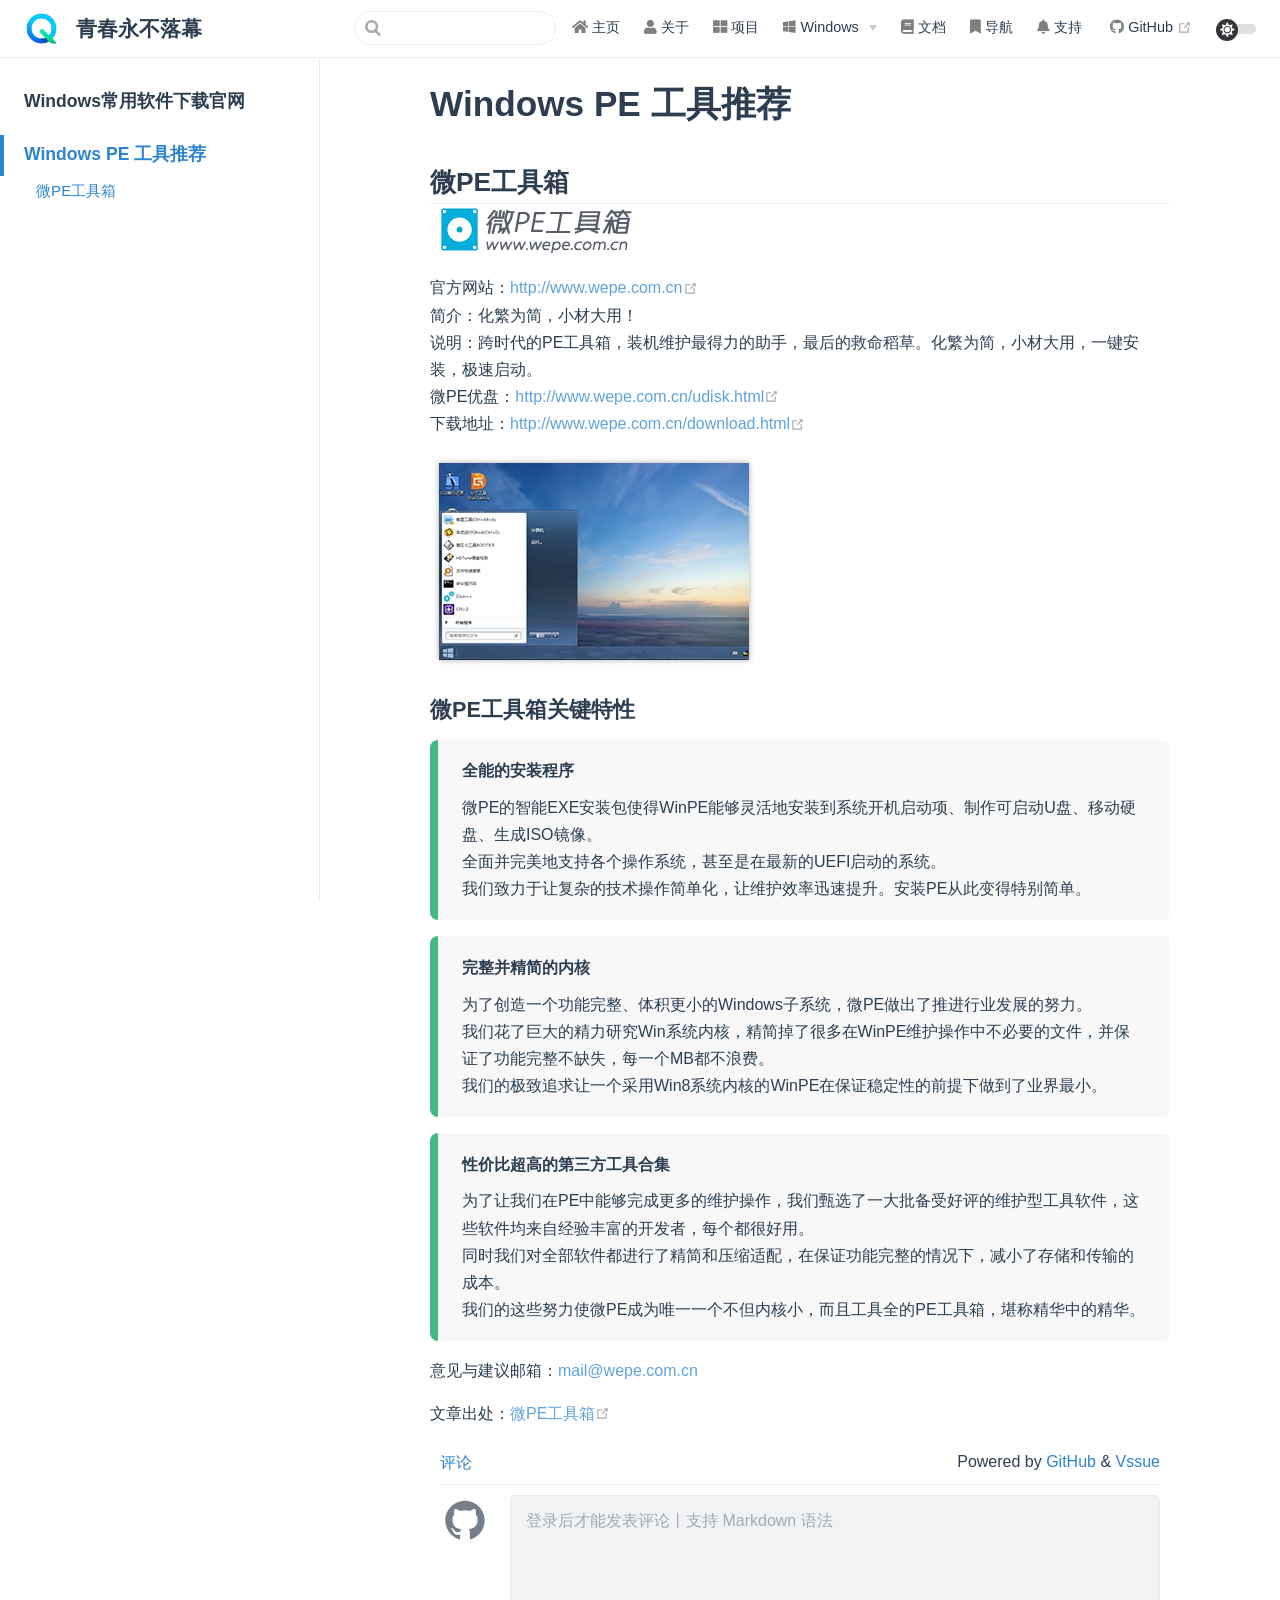
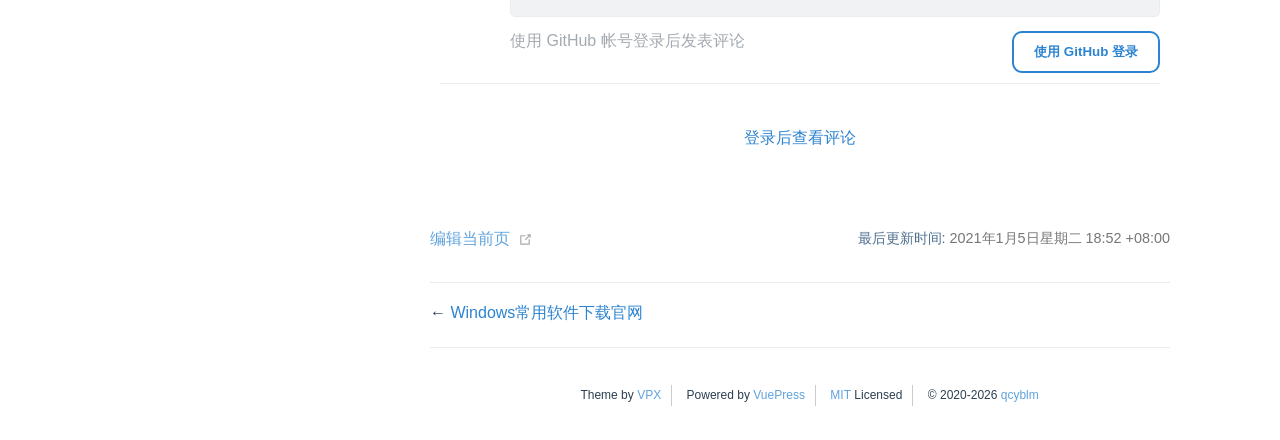
<file: windows/wepe.html>
<!DOCTYPE html>
<html lang="zh-CN">
  <head>
    <meta charset="utf-8">
    <meta name="viewport" content="width=device-width,initial-scale=1">
    <title>Windows PE 工具推荐 | 青春永不落幕</title>
    <meta name="generator" content="VuePress 1.8.0">
    <link rel="icon" href="./favicon.ico" type="image/x-icon">
    <link rel="shortcut icon" href="./favicon.ico" type="image/x-icon">
    <meta name="description" content="使用合适的软件和代码来达到最佳效果">
    <meta name="baidu-site-verification" content="code-jNjoWXWohM">
    
    <link rel="preload" href="/assets/css/0.styles.d2eaee73.css" as="style"><link rel="preload" href="/assets/js/app.ddaec022.js" as="script"><link rel="preload" href="/assets/js/2.4d25cc54.js" as="script"><link rel="preload" href="/assets/js/13.05e47f0e.js" as="script"><link rel="prefetch" href="/assets/js/10.58e874bc.js"><link rel="prefetch" href="/assets/js/11.756086b8.js"><link rel="prefetch" href="/assets/js/12.3477deb0.js"><link rel="prefetch" href="/assets/js/3.c20e9bd3.js"><link rel="prefetch" href="/assets/js/4.7ad9a4a7.js"><link rel="prefetch" href="/assets/js/5.9ab7c291.js"><link rel="prefetch" href="/assets/js/6.ed20a32b.js"><link rel="prefetch" href="/assets/js/7.2032b4b3.js"><link rel="prefetch" href="/assets/js/8.66d40220.js"><link rel="prefetch" href="/assets/js/9.04570b1c.js">
    <link rel="stylesheet" href="/assets/css/0.styles.d2eaee73.css">
  </head>
  <body>
    <div id="app" data-server-rendered="true"><div class="theme-container"><header class="navbar"><div class="sidebar-button"><svg xmlns="http://www.w3.org/2000/svg" aria-hidden="true" role="img" viewBox="0 0 448 512" class="icon"><path fill="currentColor" d="M436 124H12c-6.627 0-12-5.373-12-12V80c0-6.627 5.373-12 12-12h424c6.627 0 12 5.373 12 12v32c0 6.627-5.373 12-12 12zm0 160H12c-6.627 0-12-5.373-12-12v-32c0-6.627 5.373-12 12-12h424c6.627 0 12 5.373 12 12v32c0 6.627-5.373 12-12 12zm0 160H12c-6.627 0-12-5.373-12-12v-32c0-6.627 5.373-12 12-12h424c6.627 0 12 5.373 12 12v32c0 6.627-5.373 12-12 12z"></path></svg></div> <a href="/" class="home-link router-link-active"><img src="/assets/img/logo.webp" alt="青春永不落幕" class="logo"> <span class="site-name">青春永不落幕</span></a> <nav class="links"><div class="search-box"><input aria-label="Search" autocomplete="off" spellcheck="false" value=""> <!----></div> <ul class="nav-links can-hide"><li class="nav-item"><a href="/" class="nav-link"><i class="fa fa-home"></i> <span>主页</span></a></li><li class="nav-item"><a href="/about.html" class="nav-link"><i class="fa fa-user"></i> <span>关于</span></a></li><li class="nav-item"><a href="/project.html" class="nav-link"><i class="fa fa-th-large"></i> <span>项目</span></a></li><li class="nav-item"><div class="dropdown-wrapper"><button type="button" aria-label="Windows" class="dropdown-title"><i class="fab fa-windows"></i> <span class="title">
      Windows
    </span> <span class="arrow down"></span></button> <button type="button" aria-label="Windows" class="mobile-dropdown-title"><i class="fab fa-windows"></i> <span class="title">Windows</span> <span class="arrow right"></span></button> <ul class="nav-dropdown" style="display:none;"><li class="dropdown-item"><!----> <a href="/windows/software.html" class="nav-link"><!----> <span>Windows常用软件下载官网</span></a></li><li class="dropdown-item"><!----> <a href="/windows/wepe.html" aria-current="page" class="nav-link router-link-exact-active router-link-active"><!----> <span>Windows PE 工具</span></a></li></ul></div></li><li class="nav-item"><a href="/book/" class="nav-link"><i class="fa fa-book"></i> <span>文档</span></a></li><li class="nav-item"><a href="/nav.html" class="nav-link"><i class="fa fa-bookmark"></i> <span>导航</span></a></li><li class="nav-item"><a href="/support.html" class="nav-link"><i class="fa fa-bell"></i> <span>支持</span></a></li> <li class="nav-item"><a href="https://github.com/qcyblm/qcyblm.github.io" target="_blank" rel="noopener noreferrer"><i class="fab fa-github"></i> <span>GitHub</span> <span><svg xmlns="http://www.w3.org/2000/svg" aria-hidden="true" focusable="false" x="0px" y="0px" viewBox="0 0 100 100" width="15" height="15" class="icon outbound"><path fill="currentColor" d="M18.8,85.1h56l0,0c2.2,0,4-1.8,4-4v-32h-8v28h-48v-48h28v-8h-32l0,0c-2.2,0-4,1.8-4,4v56C14.8,83.3,16.6,85.1,18.8,85.1z"></path> <polygon fill="currentColor" points="45.7,48.7 51.3,54.3 77.2,28.5 77.2,37.2 85.2,37.2 85.2,14.9 62.8,14.9 62.8,22.9 71.5,22.9"></polygon></svg> <span class="sr-only">(opens new window)</span></span></a></li></ul> <div class="theme-switcher"><a class="switch light"><span><i aria-hidden="true" class="fa fa-sun"></i></span></a></div></nav></header> <div class="sidebar-mask"></div> <aside class="sidebar"><!----> <ul class="nav-links"><li class="nav-item"><a href="/" class="nav-link"><i class="fa fa-home"></i> <span>主页</span></a></li><li class="nav-item"><a href="/about.html" class="nav-link"><i class="fa fa-user"></i> <span>关于</span></a></li><li class="nav-item"><a href="/project.html" class="nav-link"><i class="fa fa-th-large"></i> <span>项目</span></a></li><li class="nav-item"><div class="dropdown-wrapper"><button type="button" aria-label="Windows" class="dropdown-title"><i class="fab fa-windows"></i> <span class="title">
      Windows
    </span> <span class="arrow down"></span></button> <button type="button" aria-label="Windows" class="mobile-dropdown-title"><i class="fab fa-windows"></i> <span class="title">Windows</span> <span class="arrow right"></span></button> <ul class="nav-dropdown" style="display:none;"><li class="dropdown-item"><!----> <a href="/windows/software.html" class="nav-link"><!----> <span>Windows常用软件下载官网</span></a></li><li class="dropdown-item"><!----> <a href="/windows/wepe.html" aria-current="page" class="nav-link router-link-exact-active router-link-active"><!----> <span>Windows PE 工具</span></a></li></ul></div></li><li class="nav-item"><a href="/book/" class="nav-link"><i class="fa fa-book"></i> <span>文档</span></a></li><li class="nav-item"><a href="/nav.html" class="nav-link"><i class="fa fa-bookmark"></i> <span>导航</span></a></li><li class="nav-item"><a href="/support.html" class="nav-link"><i class="fa fa-bell"></i> <span>支持</span></a></li> <li class="nav-item"><a href="https://github.com/qcyblm/qcyblm.github.io" target="_blank" rel="noopener noreferrer"><i class="fab fa-github"></i> <span>GitHub</span> <span><svg xmlns="http://www.w3.org/2000/svg" aria-hidden="true" focusable="false" x="0px" y="0px" viewBox="0 0 100 100" width="15" height="15" class="icon outbound"><path fill="currentColor" d="M18.8,85.1h56l0,0c2.2,0,4-1.8,4-4v-32h-8v28h-48v-48h28v-8h-32l0,0c-2.2,0-4,1.8-4,4v56C14.8,83.3,16.6,85.1,18.8,85.1z"></path> <polygon fill="currentColor" points="45.7,48.7 51.3,54.3 77.2,28.5 77.2,37.2 85.2,37.2 85.2,14.9 62.8,14.9 62.8,22.9 71.5,22.9"></polygon></svg> <span class="sr-only">(opens new window)</span></span></a></li></ul>  <ul class="sidebar-links"><li><a href="/windows/software.html" class="sidebar-link">Windows常用软件下载官网</a></li><li><a href="/windows/wepe.html" aria-current="page" class="active sidebar-link">Windows PE 工具推荐</a><ul class="sidebar-sub-headers"><li class="sidebar-sub-header"><a href="/windows/wepe.html#微pe工具箱" class="sidebar-link">微PE工具箱</a></li></ul></li></ul> </aside> <main class="page"> <div class="theme-vpx-content content__default"><h1 id="windows-pe-工具推荐"><a href="#windows-pe-工具推荐" class="header-anchor">#</a> Windows PE 工具推荐</h1> <h2 id="微pe工具箱"><a href="#微pe工具箱" class="header-anchor">#</a> 微PE工具箱</h2> <img src="/assets/img/LOGO_WEPE.webp" alt="微PE工具箱"> <p>官方网站：<a href="http://www.wepe.com.cn" target="_blank" rel="noopener noreferrer">http://www.wepe.com.cn<span><svg xmlns="http://www.w3.org/2000/svg" aria-hidden="true" focusable="false" x="0px" y="0px" viewBox="0 0 100 100" width="15" height="15" class="icon outbound"><path fill="currentColor" d="M18.8,85.1h56l0,0c2.2,0,4-1.8,4-4v-32h-8v28h-48v-48h28v-8h-32l0,0c-2.2,0-4,1.8-4,4v56C14.8,83.3,16.6,85.1,18.8,85.1z"></path> <polygon fill="currentColor" points="45.7,48.7 51.3,54.3 77.2,28.5 77.2,37.2 85.2,37.2 85.2,14.9 62.8,14.9 62.8,22.9 71.5,22.9"></polygon></svg> <span class="sr-only">(opens new window)</span></span></a><br>
简介：化繁为简，小材大用！<br>
说明：跨时代的PE工具箱，装机维护最得力的助手，最后的救命稻草。化繁为简，小材大用，一键安装，极速启动。<br>
微PE优盘：<a href="http://www.wepe.com.cn/udisk.html" target="_blank" rel="noopener noreferrer">http://www.wepe.com.cn/udisk.html<span><svg xmlns="http://www.w3.org/2000/svg" aria-hidden="true" focusable="false" x="0px" y="0px" viewBox="0 0 100 100" width="15" height="15" class="icon outbound"><path fill="currentColor" d="M18.8,85.1h56l0,0c2.2,0,4-1.8,4-4v-32h-8v28h-48v-48h28v-8h-32l0,0c-2.2,0-4,1.8-4,4v56C14.8,83.3,16.6,85.1,18.8,85.1z"></path> <polygon fill="currentColor" points="45.7,48.7 51.3,54.3 77.2,28.5 77.2,37.2 85.2,37.2 85.2,14.9 62.8,14.9 62.8,22.9 71.5,22.9"></polygon></svg> <span class="sr-only">(opens new window)</span></span></a><br>
下载地址：<a href="http://www.wepe.com.cn/download.html" target="_blank" rel="noopener noreferrer">http://www.wepe.com.cn/download.html<span><svg xmlns="http://www.w3.org/2000/svg" aria-hidden="true" focusable="false" x="0px" y="0px" viewBox="0 0 100 100" width="15" height="15" class="icon outbound"><path fill="currentColor" d="M18.8,85.1h56l0,0c2.2,0,4-1.8,4-4v-32h-8v28h-48v-48h28v-8h-32l0,0c-2.2,0-4,1.8-4,4v56C14.8,83.3,16.6,85.1,18.8,85.1z"></path> <polygon fill="currentColor" points="45.7,48.7 51.3,54.3 77.2,28.5 77.2,37.2 85.2,37.2 85.2,14.9 62.8,14.9 62.8,22.9 71.5,22.9"></polygon></svg> <span class="sr-only">(opens new window)</span></span></a></p> <img src="/assets/img/WEPE_Screenshot.webp" alt="微PE工具箱"> <h3 id="微pe工具箱关键特性"><a href="#微pe工具箱关键特性" class="header-anchor">#</a> 微PE工具箱关键特性</h3> <div class="custom-block tip"><p class="custom-block-title">全能的安装程序</p> <p>微PE的智能EXE安装包使得WinPE能够灵活地安装到系统开机启动项、制作可启动U盘、移动硬盘、生成ISO镜像。<br>
全面并完美地支持各个操作系统，甚至是在最新的UEFI启动的系统。<br>
我们致力于让复杂的技术操作简单化，让维护效率迅速提升。安装PE从此变得特别简单。</p></div> <div class="custom-block tip"><p class="custom-block-title">完整并精简的内核</p> <p>为了创造一个功能完整、体积更小的Windows子系统，微PE做出了推进行业发展的努力。<br>
我们花了巨大的精力研究Win系统内核，精简掉了很多在WinPE维护操作中不必要的文件，并保证了功能完整不缺失，每一个MB都不浪费。<br>
我们的极致追求让一个采用Win8系统内核的WinPE在保证稳定性的前提下做到了业界最小。</p></div> <div class="custom-block tip"><p class="custom-block-title">性价比超高的第三方工具合集</p> <p>为了让我们在PE中能够完成更多的维护操作，我们甄选了一大批备受好评的维护型工具软件，这些软件均来自经验丰富的开发者，每个都很好用。<br>
同时我们对全部软件都进行了精简和压缩适配，在保证功能完整的情况下，减小了存储和传输的成本。<br>
我们的这些努力使微PE成为唯一一个不但内核小，而且工具全的PE工具箱，堪称精华中的精华。</p></div> <p>意见与建议邮箱：<a href="mailto:mail@wepe.com.cn">mail@wepe.com.cn</a></p> <p>文章出处：<a href="http://www.wepe.com.cn/" target="_blank" rel="noopener noreferrer">微PE工具箱<span><svg xmlns="http://www.w3.org/2000/svg" aria-hidden="true" focusable="false" x="0px" y="0px" viewBox="0 0 100 100" width="15" height="15" class="icon outbound"><path fill="currentColor" d="M18.8,85.1h56l0,0c2.2,0,4-1.8,4-4v-32h-8v28h-48v-48h28v-8h-32l0,0c-2.2,0-4,1.8-4,4v56C14.8,83.3,16.6,85.1,18.8,85.1z"></path> <polygon fill="currentColor" points="45.7,48.7 51.3,54.3 77.2,28.5 77.2,37.2 85.2,37.2 85.2,14.9 62.8,14.9 62.8,22.9 71.5,22.9"></polygon></svg> <span class="sr-only">(opens new window)</span></span></a></p> <!----></div> <div class="page-edit"><span class="edit-link"><a href="https://github.com/qcyblm/qcyblm.github.io/edit/master/src/windows/wepe.md" target="_blank" rel="noopener noreferrer">编辑当前页</a> <span><svg xmlns="http://www.w3.org/2000/svg" aria-hidden="true" focusable="false" x="0px" y="0px" viewBox="0 0 100 100" width="15" height="15" class="icon outbound"><path fill="currentColor" d="M18.8,85.1h56l0,0c2.2,0,4-1.8,4-4v-32h-8v28h-48v-48h28v-8h-32l0,0c-2.2,0-4,1.8-4,4v56C14.8,83.3,16.6,85.1,18.8,85.1z"></path> <polygon fill="currentColor" points="45.7,48.7 51.3,54.3 77.2,28.5 77.2,37.2 85.2,37.2 85.2,14.9 62.8,14.9 62.8,22.9 71.5,22.9"></polygon></svg> <span class="sr-only">(opens new window)</span></span></span> <span class="last-updated"><span class="prefix">最后更新时间:</span> <span class="time">2021年1月5日星期二 18:52 +08:00</span></span></div> <div class="page-nav"><p class="inner"><span class="prev">
      ←
      <a href="/windows/software.html" class="prev">
        Windows常用软件下载官网
      </a></span> <!----></p></div> <div class="page-footer"><ul class="inner"><li>Theme by <a href="https://gitee.com/qcyblm/vuepress-theme-vpx" title="本站主题" target="_blank" rel="noopener noreferrer">VPX</a></li> <li>Powered by <a href="https://www.vuepress.cn/" target="_blank" rel="noopener noreferrer">VuePress</a></li> <li><a href="https://github.com/qcyblm/qcyblm.github.io/blob/master/LICENSE" target="_blank" rel="noopener noreferrer">MIT</a> Licensed
    </li> <li>
      © 2020-2021
      <a href="https://qcyblm.github.io/" target="_blank" rel="noopener noreferrer"> qcyblm </a></li> <!----> </ul></div> </main> <!----></div><div class="global-ui"></div></div>
    <script src="/assets/js/app.ddaec022.js" defer></script><script src="/assets/js/2.4d25cc54.js" defer></script><script src="/assets/js/13.05e47f0e.js" defer></script>
  </body>
</html>
</file>
<file: assets/css/0.styles.d2eaee73.css>
@import url(https://cdn.jsdelivr.net/npm/@fortawesome/fontawesome-free@5.14.0/css/all.min.css);.theme-code-block[data-v-ddd5ed82]{display:none}.theme-code-block__active[data-v-ddd5ed82]{display:block}.theme-code-block>pre[data-v-ddd5ed82]{background-color:orange}.theme-code-group__nav[data-v-5d50714a]{margin-bottom:-35px;background-color:#282c34;padding-bottom:22px;border-top-left-radius:6px;border-top-right-radius:6px;padding-left:10px;padding-top:10px}.theme-code-group__ul[data-v-5d50714a]{margin:auto 0;padding-left:0;display:inline-flex;list-style:none}.theme-code-group__nav-tab[data-v-5d50714a]{border:0;padding:5px;cursor:pointer;background-color:transparent;font-size:.85em;line-height:1.4;color:hsla(0,0%,100%,.9);font-weight:600}.theme-code-group__nav-tab-active[data-v-5d50714a]{border-bottom:1px solid #42b983}.pre-blank[data-v-5d50714a]{color:#42b983}code[class*=language-],pre[class*=language-]{color:#ccc;background:none;font-family:Consolas,Monaco,Andale Mono,Ubuntu Mono,monospace;font-size:1em;text-align:left;white-space:pre;word-spacing:normal;word-break:normal;word-wrap:normal;line-height:1.5;-moz-tab-size:4;-o-tab-size:4;tab-size:4;-webkit-hyphens:none;-ms-hyphens:none;hyphens:none}pre[class*=language-]{padding:1em;margin:.5em 0;overflow:auto}:not(pre)>code[class*=language-],pre[class*=language-]{background:#2d2d2d}:not(pre)>code[class*=language-]{padding:.1em;border-radius:.3em;white-space:normal}.token.block-comment,.token.cdata,.token.comment,.token.doctype,.token.prolog{color:#999}.token.punctuation{color:#ccc}.token.attr-name,.token.deleted,.token.namespace,.token.tag{color:#e2777a}.token.function-name{color:#6196cc}.token.boolean,.token.function,.token.number{color:#f08d49}.token.class-name,.token.constant,.token.property,.token.symbol{color:#f8c555}.token.atrule,.token.builtin,.token.important,.token.keyword,.token.selector{color:#cc99cd}.token.attr-value,.token.char,.token.regex,.token.string,.token.variable{color:#7ec699}.token.entity,.token.operator,.token.url{color:#67cdcc}.token.bold,.token.important{font-weight:700}.token.italic{font-style:italic}.token.entity{cursor:help}.token.inserted{color:green}.theme-vpx-content code{color:#476582;padding:.25rem .5rem;margin:0;font-size:.85em;background-color:rgba(27,31,35,.05);border-radius:3px}.theme-vpx-content code .token.deleted{color:#ec5975}.theme-vpx-content code .token.inserted{color:#2c84d0}.theme-vpx-content pre,.theme-vpx-content pre[class*=language-]{line-height:1.4;padding:1.25rem 1.5rem;margin:.85rem 0;background-color:#282c34;border-radius:6px;overflow:auto}.theme-vpx-content pre[class*=language-] code,.theme-vpx-content pre code{color:#fff;padding:0;background-color:transparent;border-radius:0}div[class*=language-]{position:relative;background-color:#282c34;border-radius:6px}div[class*=language-] .highlight-lines{-webkit-user-select:none;-moz-user-select:none;-ms-user-select:none;user-select:none;padding-top:1.3rem;position:absolute;top:0;left:0;width:100%;line-height:1.4}div[class*=language-] .highlight-lines .highlighted{background-color:rgba(0,0,0,.66)}div[class*=language-] pre,div[class*=language-] pre[class*=language-]{background:transparent;position:relative;z-index:1}div[class*=language-]:before{position:absolute;z-index:3;top:.8em;right:1em;font-size:.75rem;color:hsla(0,0%,100%,.4)}div[class*=language-]:not(.line-numbers-mode) .line-numbers-wrapper{display:none}div[class*=language-].line-numbers-mode .highlight-lines .highlighted{position:relative}div[class*=language-].line-numbers-mode .highlight-lines .highlighted:before{content:" ";position:absolute;z-index:3;left:0;top:0;display:block;width:3.5rem;height:100%;background-color:rgba(0,0,0,.66)}div[class*=language-].line-numbers-mode pre{padding-left:4.5rem;vertical-align:middle}div[class*=language-].line-numbers-mode .line-numbers-wrapper{position:absolute;top:0;width:3.5rem;text-align:center;color:hsla(0,0%,100%,.3);padding:1.25rem 0;line-height:1.4}div[class*=language-].line-numbers-mode .line-numbers-wrapper .line-number,div[class*=language-].line-numbers-mode .line-numbers-wrapper br{-webkit-user-select:none;-moz-user-select:none;-ms-user-select:none;user-select:none}div[class*=language-].line-numbers-mode .line-numbers-wrapper .line-number{position:relative;z-index:4;font-size:.85em}div[class*=language-].line-numbers-mode:after{content:"";position:absolute;z-index:2;top:0;left:0;width:3.5rem;height:100%;border-radius:6px 0 0 6px;border-right:1px solid rgba(0,0,0,.66);background-color:#282c34}div[class~=language-js]:before{content:"js"}div[class~=language-ts]:before{content:"ts"}div[class~=language-html]:before{content:"html"}div[class~=language-md]:before{content:"md"}div[class~=language-vue]:before{content:"vue"}div[class~=language-css]:before{content:"css"}div[class~=language-sass]:before{content:"sass"}div[class~=language-scss]:before{content:"scss"}div[class~=language-less]:before{content:"less"}div[class~=language-stylus]:before{content:"stylus"}div[class~=language-go]:before{content:"go"}div[class~=language-java]:before{content:"java"}div[class~=language-c]:before{content:"c"}div[class~=language-sh]:before{content:"sh"}div[class~=language-yaml]:before{content:"yaml"}div[class~=language-py]:before{content:"py"}div[class~=language-docker]:before{content:"docker"}div[class~=language-dockerfile]:before{content:"dockerfile"}div[class~=language-makefile]:before{content:"makefile"}div[class~=language-javascript]:before{content:"js"}div[class~=language-typescript]:before{content:"ts"}div[class~=language-markup]:before{content:"html"}div[class~=language-markdown]:before{content:"md"}div[class~=language-json]:before{content:"json"}div[class~=language-ruby]:before{content:"rb"}div[class~=language-python]:before{content:"py"}div[class~=language-bash]:before{content:"sh"}div[class~=language-php]:before{content:"php"}[data-theme=dark] .theme-vpx-content code{background-color:hsla(0,0%,40%,.247);color:#b1b1b1}[data-theme=dark] .theme-vpx-content code .token.inserted{color:hsla(0,0%,100%,.8)}[data-theme=dark] .theme-vpx-content pre,[data-theme=dark] .theme-vpx-content pre[class*=language-]{background-color:#252526}[data-theme=dark] .theme-vpx-content pre[class*=language-] code,[data-theme=dark] .theme-vpx-content pre code{background-color:transparent}[data-theme=dark] div[class*=language-]{background-color:#252526}[data-theme=dark] div[class*=language-] pre,[data-theme=dark] div[class*=language-] pre[class*=language-]{background:transparent}[data-theme=dark] div[class*=language-].line-numbers-mode:after{background-color:#252526}.custom-block{position:relative;border-radius:8px}.custom-block .custom-block-title{font-weight:600;margin-bottom:-.4rem}.custom-block.danger,.custom-block.info,.custom-block.tip,.custom-block.warning{padding:.1rem 1.5rem;border-left-width:.5rem;border-left-style:solid;margin:1rem 0}.custom-block.info{border-color:#007bff;background-color:#f8f8f8}.custom-block.tip{border-color:#42b983;background-color:#f8f8f8}.custom-block.warning{border-color:#f4cd00;background-color:#f8f8f8;color:#6b5900}.custom-block.warning .custom-block-title{color:#222}.custom-block.warning a{color:#2c3e50}.custom-block.danger{border-color:#f66;background-color:#f8f8f8;color:#4d0000}.custom-block.danger .custom-block-title{color:#222}.custom-block.danger a{color:#2c3e50}.custom-block.details{display:block;position:relative;border-radius:2px;margin:1.6em 0;padding:1.6em;background-color:#eee}.custom-block.details h4{margin-top:0}.custom-block.details figure:last-child,.custom-block.details p:last-child{margin-bottom:0;padding-bottom:0}.custom-block.details summary{outline:none;cursor:pointer}.custom-block.theorem{margin:1rem 0;padding:.1rem 1.5rem;border-radius:.4rem;background-color:#f0f4f8}.custom-block.theorem .title{font-weight:700}.custom-block.right{color:rgba(0,0,0,.4);font-size:.9rem;text-align:right}[data-theme=dark] .custom-block.info{border-color:#1a88ff;background-color:rgba(243,245,247,.2)}[data-theme=dark] .custom-block.tip{border-color:#53c290;background-color:rgba(243,245,247,.2)}[data-theme=dark] .custom-block.warning{border-color:#ffd504;background-color:rgba(243,245,247,.2)}[data-theme=dark] .custom-block.warning a{color:#9d9d9d}[data-theme=dark] .custom-block.warning .custom-block-title{color:#c5c5c5}[data-theme=dark] .custom-block.warning p{color:#e7c000}[data-theme=dark] .custom-block.danger{border-color:#ff7575;background-color:rgba(243,245,247,.2)}[data-theme=dark] .custom-block.danger a{color:#9d9d9d}[data-theme=dark] .custom-block.danger .custom-block-title{color:#c5c5c5}[data-theme=dark] .custom-block.danger p{color:#cf6679}[data-theme=dark] .custom-block.details{background-color:#202124}[data-theme=dark] .custom-block.theorem{background-color:#27272b}[data-theme=dark] .custom-block.right{color:hsla(0,0%,52.2%,.8)}.arrow{display:inline-block;width:0;height:0}.arrow.up{border-bottom:6px solid #ccc}.arrow.down,.arrow.up{border-left:4px solid transparent;border-right:4px solid transparent}.arrow.down{border-top:6px solid #ccc}.arrow.right{border-left:6px solid #ccc}.arrow.left,.arrow.right{border-top:4px solid transparent;border-bottom:4px solid transparent}.arrow.left{border-right:6px solid #ccc}[data-theme=dark] .arrow.up{border-bottom:6px solid #9d9d9d}[data-theme=dark] .arrow.down,[data-theme=dark] .arrow.up{border-left:4px solid transparent;border-right:4px solid transparent}[data-theme=dark] .arrow.down{border-top:6px solid #9d9d9d}[data-theme=dark] .arrow.right{border-left:6px solid #9d9d9d}[data-theme=dark] .arrow.left,[data-theme=dark] .arrow.right{border-top:4px solid transparent;border-bottom:4px solid transparent}[data-theme=dark] .arrow.left{border-right:6px solid #9d9d9d}.theme-vpx-content:not(.custom){max-width:740px;margin:0 auto;padding:2rem 2.5rem}@media (max-width:959px){.theme-vpx-content:not(.custom){padding:2rem}}@media (max-width:419px){.theme-vpx-content:not(.custom){padding:1.5rem}}.table-of-contents .badge{vertical-align:middle}.center-container{text-align:center}.center-container>h1,.center-container>h2,.center-container>h3,.center-container>h4,.center-container>h5,.center-container>h6{margin-top:-3.1rem;padding-top:4.6rem;margin-bottom:0}.center-container>h1 a.header-anchor,.center-container>h2 a.header-anchor,.center-container>h3 a.header-anchor,.center-container>h4 a.header-anchor,.center-container>h5 a.header-anchor,.center-container>h6 a.header-anchor{float:none;padding-right:0;margin-left:-.9rem}.cardLinkContainer{margin:.7rem 0}.cardLinkContainer>:not(.card-list){display:none}.cardLinkContainer .card-list{margin:-.35rem;display:flex;flex-wrap:wrap;align-items:flex-start}.cardLinkContainer .card-list .card-item{margin:.35rem;background:#ddd;border-radius:100px;display:flex;box-shadow:1px 1px 2px 0 rgba(0,0,0,.06);transition:all .4s}.cardLinkContainer .card-list .card-item:hover{box-shadow:0 10px 20px -10px #999;transform:translateY(-5px)}.cardLinkContainer .card-list .card-item:hover p{text-shadow:3px 2px 5px rgba(0,0,0,.15)}.cardLinkContainer .card-list .card-item p{padding:0 1rem}.cardLinkContainer .card-list .card-item .name{margin:.2rem 0 .3rem;color:#000;font-weight:500}.cardLinksContainer{margin:.7rem 0}.cardLinksContainer>:not(.card-list){display:none}.cardLinksContainer .card-list{margin:-.35rem;display:flex;flex-wrap:wrap;align-items:flex-start}.cardLinksContainer .card-list .card-item{width:calc(33.33333% - .7rem);margin:.35rem;background:#ddd;border-radius:3px;display:flex;box-shadow:1px 1px 2px 0 rgba(0,0,0,.06);transition:all .4s}.cardLinksContainer .card-list .card-item:hover{box-shadow:0 10px 20px -10px #999;transform:translateY(-5px)}.cardLinksContainer .card-list .card-item:hover i{color:#2c84d0}.cardLinksContainer .card-list .card-item:hover img{transform:rotate(8deg) scale(1.1);box-shadow:3px 2px 7px rgba(0,0,0,.15)}.cardLinksContainer .card-list .card-item:hover div p{text-shadow:3px 2px 5px rgba(0,0,0,.15)}.cardLinksContainer .card-list .card-item img{width:32px;height:32px;border-radius:50%;margin:1rem 0 0 1rem;box-shadow:3px 2px 5px rgba(0,0,0,.08);transition:all .4s}.cardLinksContainer .card-list .card-item i{margin:auto 0 auto -1rem;color:#666}.cardLinksContainer .card-list .card-item div{flex:1;display:inline-block;float:right;padding:.5rem 0}.cardLinksContainer .card-list .card-item div p{margin:0;padding:0 1rem;transition:text-shadow .4s}.cardLinksContainer .card-list .card-item div .name{margin:.2rem 0 .3rem;color:#000;font-weight:500;text-align:center}.cardLinksContainer .card-list .card-item div .desc{font-size:.8rem;line-height:1.1rem;opacity:.8;margin-bottom:.2rem;color:rgba(19,31,45,.9);text-align:left}.cardLinksContainer .card-list .card-item.row-1{width:calc(100% - .7rem)}.cardLinksContainer .card-list .card-item.row-1 img{margin-left:2rem}.cardLinksContainer .card-list .card-item.row-2{width:calc(50% - .7rem)}.cardLinksContainer .card-list .card-item.row-2 img{margin-left:1.5rem}.cardLinksContainer .card-list .card-item.row-3{width:calc(33.33333% - .7rem)}.cardLinksContainer .card-list .card-item.row-4{width:calc(25% - .7rem)}.cardListContainer{margin:.7rem 0}.cardListContainer>:not(.card-list){display:none}.cardListContainer .card-list{margin:-.35rem;display:flex;flex-wrap:wrap;align-items:flex-start}.cardListContainer .card-list .card-item{width:calc(33.33333% - .7rem);margin:.35rem;background:#ddd;border-radius:3px;display:flex;box-shadow:1px 1px 2px 0 rgba(0,0,0,.06);transition:all .4s}.cardListContainer .card-list .card-item:hover{box-shadow:0 10px 20px -10px #999;transform:translateY(-5px)}.cardListContainer .card-list .card-item:hover img{transform:rotate(8deg) scale(1.1);box-shadow:3px 2px 7px rgba(0,0,0,.15)}.cardListContainer .card-list .card-item:hover div p{text-shadow:3px 2px 5px rgba(0,0,0,.15)}.cardListContainer .card-list .card-item:hover i{color:#2c84d0}.cardListContainer .card-list .card-item img{width:32px;height:32px;border-radius:50%;margin:1rem 0 0 1rem;box-shadow:3px 2px 5px rgba(0,0,0,.08);transition:all .4s;vertical-align:middle}.cardListContainer .card-list .card-item i{margin:auto 0 auto -1rem;color:#666}.cardListContainer .card-list .card-item div{flex:1;display:inline-block;float:right;padding:1rem 0}.cardListContainer .card-list .card-item div p{margin:0;padding:0 1rem;transition:text-shadow .4s;text-align:center}.cardListContainer .card-list .card-item div .name{margin:.2rem 0 .3rem;color:#000;font-weight:500}.cardListContainer .card-list .card-item div .desc{font-size:.8rem;line-height:1.1rem;opacity:.8;margin-bottom:.2rem;color:rgba(19,31,45,.9);text-align:left}.cardListContainer .card-list .card-item.row-1{width:calc(100% - .7rem)}.cardListContainer .card-list .card-item.row-1 img{margin-left:2rem}.cardListContainer .card-list .card-item.row-2{width:calc(50% - .7rem)}.cardListContainer .card-list .card-item.row-2 img{margin-left:1.5rem}.cardListContainer .card-list .card-item.row-3{width:calc(33.33333% - .7rem)}.cardListContainer .card-list .card-item.row-4{width:calc(25% - .7rem)}.cardImgListContainer{margin:1rem 0}.cardImgListContainer>:not(.card-list){display:none}.cardImgListContainer .card-list{margin:-.5rem;display:flex;flex-wrap:wrap;align-items:flex-start}.cardImgListContainer .card-list .card-item{width:calc(33.33333% - 1rem);margin:.5rem;background:#fff;border:1px solid rgba(0,0,0,.08);box-sizing:border-box;border-radius:3px;overflow:hidden;color:rgba(19,31,45,.9);box-shadow:2px 2px 10px rgba(0,0,0,.04);display:flex;flex-direction:column;justify-content:flex-start;align-items:stretch;align-content:stretch;transition:box-shadow .3s}.cardImgListContainer .card-list .card-item:hover{box-shadow:0 10px 20px -10px #999;transform:translateY(-1px)}.cardImgListContainer .card-list .card-item .box-img{overflow:hidden;position:relative;background:#000}.cardImgListContainer .card-list .card-item .box-img img{display:block;width:100%;height:auto;transition:all .3s}.cardImgListContainer .card-list .card-item .box-img:hover img{transform:scale(1.1);opacity:.75}.cardImgListContainer .card-list .card-item a{color:rgba(19,31,45,.9);transition:color .3s}.cardImgListContainer .card-list .card-item a:hover{color:#2c84d0}.cardImgListContainer .card-list .card-item .box-info{padding:.8rem 1rem;background-color:#ddd}.cardImgListContainer .card-list .card-item .box-info:hover .name{color:#2c84d0!important}.cardImgListContainer .card-list .card-item .box-info .name{color:#000;font-weight:500;text-align:center}.cardImgListContainer .card-list .card-item .box-info p{margin:0}.cardImgListContainer .card-list .card-item .box-info .desc{margin-top:.3rem;opacity:.8;font-size:.9rem;line-height:1.1rem;color:rgba(19,31,45,.9);text-indent:2em}.cardImgListContainer .card-list .card-item .box-footer{overflow:hidden;padding:.8rem 1rem;border-top:1px solid #eaecef;background-color:#ddd}.cardImgListContainer .card-list .card-item .box-footer span{color:#000}.cardImgListContainer .card-list .card-item .box-footer img{width:1.8rem;height:1.8rem;border-radius:50%;float:left}.cardImgListContainer .card-list .card-item .box-footer:hover span{color:#2c84d0!important}.cardImgListContainer .card-list .card-item .box-footer:hover img{transform:rotate(8deg) scale(1.05)}.cardImgListContainer .card-list .card-item .box-footer span{line-height:1.8rem;float:left;margin-left:.6rem;font-size:.8rem}.cardImgListContainer .card-list .card-item.row-1{width:calc(100% - 1rem)}.cardImgListContainer .card-list .card-item.row-2{width:calc(50% - 1rem)}.cardImgListContainer .card-list .card-item.row-3{width:calc(33.33333% - 1rem)}.cardImgListContainer .card-list .card-item.row-4{width:calc(25% - 1rem)}@media (max-width:900px){.cardLinksContainer .card-list .card-item.row-4{width:calc(33.33333% - .7rem)}.cardLinksContainer .card-list .card-item div .desc,.cardLinksContainer .card-list .card-item div .name{white-space:inherit}.cardListContainer .card-list .card-item.row-4{width:calc(33.33333% - .7rem)}.cardImgListContainer .card-list .card-item.row-4{width:calc(33.33333% - 1rem)}}@media (max-width:720px){.cardLinksContainer .card-list .card-item.row-4{width:calc(50% - .7rem)}.cardLinksContainer .card-list .card-item div .desc,.cardLinksContainer .card-list .card-item div .name{white-space:inherit}.cardListContainer .card-list .card-item.row-3,.cardListContainer .card-list .card-item.row-4{width:calc(50% - .7rem)}.cardListContainer .card-list .card-item.row-3 img,.cardListContainer .card-list .card-item.row-4 img{margin-left:1.5rem}.cardImgListContainer .card-list .card-item.row-3,.cardImgListContainer .card-list .card-item.row-4{width:calc(50% - 1rem)}}@media (max-width:500px){.cardLinksContainer .card-list .card-item.row-1,.cardLinksContainer .card-list .card-item.row-2,.cardLinksContainer .card-list .card-item.row-3,.cardLinksContainer .card-list .card-item.row-4{width:calc(100% - .7rem)}.cardLinksContainer .card-list .card-item.row-1 img,.cardLinksContainer .card-list .card-item.row-2 img,.cardLinksContainer .card-list .card-item.row-3 img,.cardLinksContainer .card-list .card-item.row-4 img{margin-left:1.5rem}.cardLinksContainer .card-list .card-item div .desc,.cardLinksContainer .card-list .card-item div .name{white-space:inherit}.cardListContainer .card-list .card-item.row-1,.cardListContainer .card-list .card-item.row-2,.cardListContainer .card-list .card-item.row-3,.cardListContainer .card-list .card-item.row-4{width:calc(100% - .7rem)}.cardListContainer .card-list .card-item.row-1 img,.cardListContainer .card-list .card-item.row-2 img,.cardListContainer .card-list .card-item.row-3 img,.cardListContainer .card-list .card-item.row-4 img{margin-left:1.5rem}.cardImgListContainer .card-list .card-item.row-1,.cardImgListContainer .card-list .card-item.row-2,.cardImgListContainer .card-list .card-item.row-3,.cardImgListContainer .card-list .card-item.row-4{width:calc(100% - 1rem)}}[data-theme=dark] .cardLinkContainer .card-list .card-item{background:#5a5969}[data-theme=dark] .cardLinkContainer .card-list .card-item .name{color:hsla(0,0%,100%,.8)}[data-theme=dark] .cardLinksContainer .card-list .card-item{background:#5a5969}[data-theme=dark] .cardLinksContainer .card-list .card-item:hover i{color:hsla(0,0%,100%,.8)}[data-theme=dark] .cardLinksContainer .card-list .card-item i{color:#252526}[data-theme=dark] .cardLinksContainer .card-list .card-item div .name{color:hsla(0,0%,100%,.8)}[data-theme=dark] .cardLinksContainer .card-list .card-item div .desc{color:#9d9d9d}[data-theme=dark] .cardListContainer .card-list .card-item{background:#5a5969}[data-theme=dark] .cardListContainer .card-list .card-item:hover i{color:hsla(0,0%,100%,.8)}[data-theme=dark] .cardListContainer .card-list .card-item i{color:#252526}[data-theme=dark] .cardListContainer .card-list .card-item div .name{color:hsla(0,0%,100%,.8)}[data-theme=dark] .cardImgListContainer .card-list .card-item,[data-theme=dark] .cardImgListContainer .card-list .card-item a,[data-theme=dark] .cardListContainer .card-list .card-item div .desc{color:#9d9d9d}[data-theme=dark] .cardImgListContainer .card-list .card-item a:hover{color:hsla(0,0%,100%,.8)}[data-theme=dark] .cardImgListContainer .card-list .card-item .box-info{background-color:#5a5969}[data-theme=dark] .cardImgListContainer .card-list .card-item .box-info:hover .name{color:hsla(0,0%,100%,.8)!important}[data-theme=dark] .cardImgListContainer .card-list .card-item .box-info .name{color:hsla(0,0%,100%,.8)}[data-theme=dark] .cardImgListContainer .card-list .card-item .box-info .desc{color:#9d9d9d}[data-theme=dark] .cardImgListContainer .card-list .card-item .box-footer{border-top:1px solid #282828;background-color:#5a5969}[data-theme=dark] .cardImgListContainer .card-list .card-item .box-footer span{color:hsla(0,0%,100%,.8)}[data-theme=dark] .cardImgListContainer .card-list .card-item .box-footer:hover span{color:hsla(0,0%,100%,.8)!important}@media (min-width:719px){::-webkit-scrollbar{width:6px;height:5px}::-webkit-scrollbar-track-piece{background-color:#f1f1f1;-webkit-border-radius:3px;-webkit-box-shadow:inset 0 0 6px rgba(0,0,0,.3)}::-webkit-scrollbar-thumb:vertical{height:5px}::-webkit-scrollbar-thumb:horizontal,::-webkit-scrollbar-thumb:vertical{background-image:-webkit-gradient(linear,left bottom,left top,color-stop(.44,#00e2ce),color-stop(.72,#00caff));-webkit-transition:.3s ease-in-out;transition:.3s ease-in-out;-webkit-border-radius:3px;-webkit-box-shadow:inset 0 0 6px rgba(0,0,0,.3)}::-webkit-scrollbar-thumb:horizontal{width:5px}}[data-theme=dark] ::-webkit-scrollbar-track-piece{background-color:#f1f1f1}[data-theme=dark] ::-webkit-scrollbar-thumb:horizontal,[data-theme=dark] ::-webkit-scrollbar-thumb:vertical{background-image:-webkit-gradient(linear,left bottom,left top,color-stop(.44,rgba(0,0,0,.1)),color-stop(.72,rgba(0,0,0,.2)))}body,html{padding:0;margin:0}body{font-family:-apple-system,BlinkMacSystemFont,Segoe UI,Roboto,Oxygen,Ubuntu,Cantarell,Fira Sans,Droid Sans,Helvetica Neue,sans-serif;-webkit-font-smoothing:antialiased;-webkit-tap-highlight-color:transparent;-moz-osx-font-smoothing:grayscale;font-size:16px;color:#2c3e50}body button{border:none;outline:none}body .search-box input{background-color:transparent;color:#2c3e50;border:1px solid #eaecef}@media (max-width:959px){body .search-box input{border-color:transparent}body .search-box .suggestions{left:0;right:0;top:2.8rem;position:fixed;margin-left:auto;margin-right:auto}}.page{padding-left:20rem}.navbar{z-index:20;right:0;height:3.6rem;box-sizing:border-box}.navbar,.sidebar-mask{position:fixed;top:0;left:0}.sidebar-mask{z-index:9;width:100vw;height:100vh;display:none}.sidebar{font-size:16px;width:20rem;position:fixed;z-index:10;margin:0;top:3.6rem;left:0;bottom:0;box-sizing:border-box;overflow-y:auto}.theme-vpx-content:not(.custom)>:first-child{margin-top:3.6rem}.theme-vpx-content:not(.custom) p.demo{padding:1rem 1.5rem;border:1px solid #ddd;border-radius:4px}.theme-vpx-content:not(.custom) img{max-width:100%}.theme-vpx-content.custom{padding:0;margin:0}.theme-vpx-content.custom img{max-width:100%}a{font-weight:500;color:#5fa3dd;text-decoration:none}a:hover,p a code{color:#2c84d0}p a code{font-weight:400}kbd{background:#eee;border:.15rem solid #ddd;border-bottom:.25rem solid #ddd;border-radius:.15rem;padding:0 .15em}blockquote{font-size:1rem;color:#999;border-left:.2rem solid #dfe2e5;margin:1rem 0;padding:.25rem 0 .25rem 1rem}blockquote>p{margin:0}ol,ul{padding-left:1.2em}strong{font-weight:600}h1,h2,h3,h4,h5,h6{font-weight:600;line-height:1.25}.theme-vpx-content:not(.custom)>h1,.theme-vpx-content:not(.custom)>h2,.theme-vpx-content:not(.custom)>h3,.theme-vpx-content:not(.custom)>h4,.theme-vpx-content:not(.custom)>h5,.theme-vpx-content:not(.custom)>h6{margin-top:-3.1rem;padding-top:4.6rem;margin-bottom:0}.theme-vpx-content:not(.custom)>h1:first-child,.theme-vpx-content:not(.custom)>h2:first-child,.theme-vpx-content:not(.custom)>h3:first-child,.theme-vpx-content:not(.custom)>h4:first-child,.theme-vpx-content:not(.custom)>h5:first-child,.theme-vpx-content:not(.custom)>h6:first-child{margin-top:-1.5rem;margin-bottom:1rem}.theme-vpx-content:not(.custom)>h1:first-child+.custom-block,.theme-vpx-content:not(.custom)>h1:first-child+p,.theme-vpx-content:not(.custom)>h1:first-child+pre,.theme-vpx-content:not(.custom)>h2:first-child+.custom-block,.theme-vpx-content:not(.custom)>h2:first-child+p,.theme-vpx-content:not(.custom)>h2:first-child+pre,.theme-vpx-content:not(.custom)>h3:first-child+.custom-block,.theme-vpx-content:not(.custom)>h3:first-child+p,.theme-vpx-content:not(.custom)>h3:first-child+pre,.theme-vpx-content:not(.custom)>h4:first-child+.custom-block,.theme-vpx-content:not(.custom)>h4:first-child+p,.theme-vpx-content:not(.custom)>h4:first-child+pre,.theme-vpx-content:not(.custom)>h5:first-child+.custom-block,.theme-vpx-content:not(.custom)>h5:first-child+p,.theme-vpx-content:not(.custom)>h5:first-child+pre,.theme-vpx-content:not(.custom)>h6:first-child+.custom-block,.theme-vpx-content:not(.custom)>h6:first-child+p,.theme-vpx-content:not(.custom)>h6:first-child+pre{margin-top:2rem}h1:hover .header-anchor,h2:hover .header-anchor,h3:hover .header-anchor,h4:hover .header-anchor,h5:hover .header-anchor,h6:hover .header-anchor{opacity:1}h1{font-size:2.2rem}h2{font-size:1.65rem;padding-bottom:.3rem;border-bottom:1px solid #eaecef}h3{font-size:1.35rem}a.header-anchor{font-size:.85em;float:left;margin-left:-.87em;padding-right:.23em;margin-top:.125em;opacity:0}.line-number,code,kbd{font-family:source-code-pro,Menlo,Monaco,Consolas,Courier New,monospace}ol,p,ul{line-height:1.7}hr{border:0;border-top:1px solid #eaecef}table{border-collapse:collapse;margin:1rem 0;display:block;overflow-x:auto}tr{border-top:1px solid #eaecef}tr:nth-child(2n){background-color:#f6f8fa}td,th{border:1px solid #eaecef;padding:.6em 1em}.theme-container.sidebar-open .sidebar-mask{display:block}.theme-container.no-navbar .theme-vpx-content:not(.custom)>h1,.theme-container.no-navbar h2,.theme-container.no-navbar h3,.theme-container.no-navbar h4,.theme-container.no-navbar h5,.theme-container.no-navbar h6{margin-top:1.5rem;padding-top:0}.theme-container.no-navbar .sidebar{top:0}@media (min-width:720px){.theme-container.no-sidebar .sidebar{display:none}.theme-container.no-sidebar .page{padding-left:0}}@media (max-width:959px){.sidebar{font-size:15px;width:16.4rem}.page{padding-left:16.4rem}}@media (max-width:719px){.sidebar{top:0;padding-top:3.6rem;transform:translateX(-100%);transition:transform .2s ease}.page{padding-left:0}.theme-container.sidebar-open .sidebar{transform:translateX(0)}.theme-container.no-navbar .sidebar{padding-top:0}}@media (max-width:419px){h1{font-size:1.9rem}.theme-vpx-content div[class*=language-]{border-radius:0}}[data-theme=dark] .theme-container,[data-theme=dark] body,[data-theme=dark] html{background-color:#35363a;color:#9d9d9d}[data-theme=dark] body .search-box input{color:#b5b5b5;border:1px solid #242424}[data-theme=dark] body .search-box input:focus{border-color:hsla(0,0%,100%,.8)}[data-theme=dark] body .search-box .suggestions{background:#292a2d;border:1px solid #242424}[data-theme=dark] body .search-box .suggestion:hover{background-color:#414254}[data-theme=dark] body .search-box .suggestion a{color:#bfbfbf}[data-theme=dark] body .search-box .suggestion.focused{background-color:#414254}[data-theme=dark] body .search-box .suggestion.focused a{color:hsla(0,0%,100%,.8)}@media (max-width:719px){[data-theme=dark] body .search-box input{border-color:transparent}}[data-theme=dark] a{color:#b5b5b5}[data-theme=dark] a:hover,[data-theme=dark] p a code{color:hsla(0,0%,100%,.8)}[data-theme=dark] h2{border-bottom:1px solid #282828}[data-theme=dark] hr{border-top:1px solid #282828}[data-theme=dark] h1 .header-anchor,[data-theme=dark] h2 .header-anchor,[data-theme=dark] h3 .header-anchor,[data-theme=dark] h4 .header-anchor,[data-theme=dark] h5 .header-anchor,[data-theme=dark] h6 .header-anchor{color:hsla(0,0%,100%,.8)}[data-theme=dark] div>.theme-code-group__nav{background-color:#252526}[data-theme=dark] tr{border-top:1px solid #282828}[data-theme=dark] tr:nth-child(2n){background-color:hsla(0,0%,40%,.247)}[data-theme=dark] td,[data-theme=dark] th{border:1px solid #282828}.vssue .vssue-header,.vssue .vssue-new-comment{border-bottom:1px solid #eaecef}[data-theme=dark] .vssue{color:#9d9d9d}[data-theme=dark] .vssue :not(.vssue-comment-content) a{color:hsla(0,0%,100%,.8)}[data-theme=dark] .vssue .vssue-button:not(:disabled).vssue-button-primary{color:hsla(0,0%,100%,.8);border-color:hsla(0,0%,100%,.8)}[data-theme=dark] .vssue .vssue-header,[data-theme=dark] .vssue .vssue-new-comment{border-bottom:1px solid #282828}#nprogress{pointer-events:none}#nprogress .bar{background:#2c84d0;position:fixed;z-index:1031;top:0;left:0;width:100%;height:2px}#nprogress .peg{display:block;position:absolute;right:0;width:100px;height:100%;box-shadow:0 0 10px #2c84d0,0 0 5px #2c84d0;opacity:1;transform:rotate(3deg) translateY(-4px)}#nprogress .spinner{display:block;position:fixed;z-index:1031;top:15px;right:15px}#nprogress .spinner-icon{width:18px;height:18px;box-sizing:border-box;border-color:#2c84d0 transparent transparent #2c84d0;border-style:solid;border-width:2px;border-radius:50%;-webkit-animation:nprogress-spinner .4s linear infinite;animation:nprogress-spinner .4s linear infinite}.nprogress-custom-parent{overflow:hidden;position:relative}.nprogress-custom-parent #nprogress .bar,.nprogress-custom-parent #nprogress .spinner{position:absolute}@-webkit-keyframes nprogress-spinner{0%{transform:rotate(0deg)}to{transform:rotate(1turn)}}@keyframes nprogress-spinner{0%{transform:rotate(0deg)}to{transform:rotate(1turn)}}@font-face{font-family:octicons-link;src:url([data-uri]) format("woff")}.markdown-body .octicon{display:inline-block;fill:currentColor;vertical-align:text-bottom}.markdown-body .anchor{float:left;line-height:1;margin-left:-20px;padding-right:4px}.markdown-body .anchor:focus{outline:none}.markdown-body h1 .octicon-link,.markdown-body h2 .octicon-link,.markdown-body h3 .octicon-link,.markdown-body h4 .octicon-link,.markdown-body h5 .octicon-link,.markdown-body h6 .octicon-link{color:#1b1f23;vertical-align:middle;visibility:hidden}.markdown-body h1:hover .anchor,.markdown-body h2:hover .anchor,.markdown-body h3:hover .anchor,.markdown-body h4:hover .anchor,.markdown-body h5:hover .anchor,.markdown-body h6:hover .anchor{text-decoration:none}.markdown-body h1:hover .anchor .octicon-link,.markdown-body h2:hover .anchor .octicon-link,.markdown-body h3:hover .anchor .octicon-link,.markdown-body h4:hover .anchor .octicon-link,.markdown-body h5:hover .anchor .octicon-link,.markdown-body h6:hover .anchor .octicon-link{visibility:visible}.markdown-body{-ms-text-size-adjust:100%;-webkit-text-size-adjust:100%;color:#24292e;font-family:-apple-system,BlinkMacSystemFont,Segoe UI,Helvetica,Arial,sans-serif,Apple Color Emoji,Segoe UI Emoji,Segoe UI Symbol;font-size:16px;line-height:1.5;word-wrap:break-word}.markdown-body .pl-c{color:#6a737d}.markdown-body .pl-c1,.markdown-body .pl-s .pl-v{color:#005cc5}.markdown-body .pl-e,.markdown-body .pl-en{color:#6f42c1}.markdown-body .pl-s .pl-s1,.markdown-body .pl-smi{color:#24292e}.markdown-body .pl-ent{color:#22863a}.markdown-body .pl-k{color:#d73a49}.markdown-body .pl-pds,.markdown-body .pl-s,.markdown-body .pl-s .pl-pse .pl-s1,.markdown-body .pl-sr,.markdown-body .pl-sr .pl-cce,.markdown-body .pl-sr .pl-sra,.markdown-body .pl-sr .pl-sre{color:#032f62}.markdown-body .pl-smw,.markdown-body .pl-v{color:#e36209}.markdown-body .pl-bu{color:#b31d28}.markdown-body .pl-ii{background-color:#b31d28;color:#fafbfc}.markdown-body .pl-c2{background-color:#d73a49;color:#fafbfc}.markdown-body .pl-c2:before{content:"^M"}.markdown-body .pl-sr .pl-cce{color:#22863a;font-weight:700}.markdown-body .pl-ml{color:#735c0f}.markdown-body .pl-mh,.markdown-body .pl-mh .pl-en,.markdown-body .pl-ms{color:#005cc5;font-weight:700}.markdown-body .pl-mi{color:#24292e;font-style:italic}.markdown-body .pl-mb{color:#24292e;font-weight:700}.markdown-body .pl-md{background-color:#ffeef0;color:#b31d28}.markdown-body .pl-mi1{background-color:#f0fff4;color:#22863a}.markdown-body .pl-mc{background-color:#ffebda;color:#e36209}.markdown-body .pl-mi2{background-color:#005cc5;color:#f6f8fa}.markdown-body .pl-mdr{color:#6f42c1;font-weight:700}.markdown-body .pl-ba{color:#586069}.markdown-body .pl-sg{color:#959da5}.markdown-body .pl-corl{color:#032f62;text-decoration:underline}.markdown-body details{display:block}.markdown-body summary{display:list-item}.markdown-body a{background-color:transparent}.markdown-body a:active,.markdown-body a:hover{outline-width:0}.markdown-body strong{font-weight:inherit;font-weight:bolder}.markdown-body h1{margin:.67em 0}.markdown-body img{border-style:none}.markdown-body code,.markdown-body kbd,.markdown-body pre{font-family:monospace,monospace;font-size:1em}.markdown-body hr{box-sizing:content-box;overflow:visible}.markdown-body input{font:inherit;margin:0;overflow:visible}.markdown-body [type=checkbox]{box-sizing:border-box;padding:0}.markdown-body *{box-sizing:border-box}.markdown-body input{font-family:inherit;font-size:inherit;line-height:inherit}.markdown-body a{color:#0366d6;text-decoration:none}.markdown-body a:hover{text-decoration:underline}.markdown-body strong{font-weight:600}.markdown-body hr{background:transparent;border-bottom:1px solid #dfe2e5;height:0;margin:15px 0;overflow:hidden}.markdown-body hr:after,.markdown-body hr:before{content:"";display:table}.markdown-body hr:after{clear:both}.markdown-body table{border-collapse:collapse;border-spacing:0}.markdown-body td,.markdown-body th{padding:0}.markdown-body details summary{cursor:pointer}.markdown-body h1,.markdown-body h2,.markdown-body h3,.markdown-body h4,.markdown-body h5,.markdown-body h6{margin-bottom:0;margin-top:0}.markdown-body h1{font-size:32px}.markdown-body h1,.markdown-body h2{font-weight:600}.markdown-body h2{font-size:24px}.markdown-body h3{font-size:20px}.markdown-body h3,.markdown-body h4{font-weight:600}.markdown-body h4{font-size:16px}.markdown-body h5{font-size:14px}.markdown-body h5,.markdown-body h6{font-weight:600}.markdown-body h6{font-size:12px}.markdown-body p{margin-bottom:10px;margin-top:0}.markdown-body blockquote{margin:0}.markdown-body ol,.markdown-body ul{margin-bottom:0;margin-top:0;padding-left:0}.markdown-body ol ol,.markdown-body ul ol{list-style-type:lower-roman}.markdown-body ol ol ol,.markdown-body ol ul ol,.markdown-body ul ol ol,.markdown-body ul ul ol{list-style-type:lower-alpha}.markdown-body dd{margin-left:0}.markdown-body code,.markdown-body pre{font-family:SFMono-Regular,Consolas,Liberation Mono,Menlo,Courier,monospace;font-size:12px}.markdown-body pre{margin-bottom:0;margin-top:0}.markdown-body input::-webkit-inner-spin-button,.markdown-body input::-webkit-outer-spin-button{-webkit-appearance:none;appearance:none;margin:0}.markdown-body .border{border:1px solid #e1e4e8!important}.markdown-body .border-0{border:0!important}.markdown-body .border-bottom{border-bottom:1px solid #e1e4e8!important}.markdown-body .rounded-1{border-radius:3px!important}.markdown-body .bg-white{background-color:#fff!important}.markdown-body .bg-gray-light{background-color:#fafbfc!important}.markdown-body .text-gray-light{color:#6a737d!important}.markdown-body .mb-0{margin-bottom:0!important}.markdown-body .my-2{margin-bottom:8px!important;margin-top:8px!important}.markdown-body .py-0{padding-bottom:0!important;padding-top:0!important}.markdown-body .py-2{padding-bottom:8px!important;padding-top:8px!important}.markdown-body .pl-3,.markdown-body .px-3{padding-left:16px!important}.markdown-body .px-3{padding-right:16px!important}.markdown-body .f6{font-size:12px!important}.markdown-body .lh-condensed{line-height:1.25!important}.markdown-body .text-bold{font-weight:600!important}.markdown-body:after,.markdown-body:before{content:"";display:table}.markdown-body:after{clear:both}.markdown-body>:first-child{margin-top:0!important}.markdown-body>:last-child{margin-bottom:0!important}.markdown-body a:not([href]){color:inherit;text-decoration:none}.markdown-body blockquote,.markdown-body dl,.markdown-body ol,.markdown-body p,.markdown-body pre,.markdown-body table,.markdown-body ul{margin-bottom:16px;margin-top:0}.markdown-body hr{background-color:#e1e4e8;border:0;height:.25em;margin:24px 0;padding:0}.markdown-body blockquote{border-left:.25em solid #dfe2e5;color:#6a737d;padding:0 1em}.markdown-body blockquote>:first-child{margin-top:0}.markdown-body blockquote>:last-child{margin-bottom:0}.markdown-body kbd{border:1px solid #c6cbd1;border-bottom-color:#959da5;box-shadow:inset 0 -1px 0 #959da5;font-size:11px}.markdown-body h1,.markdown-body h2,.markdown-body h3,.markdown-body h4,.markdown-body h5,.markdown-body h6{font-weight:600;line-height:1.25;margin-bottom:16px;margin-top:24px}.markdown-body h1{font-size:2em}.markdown-body h1,.markdown-body h2{border-bottom:1px solid #eaecef;padding-bottom:.3em}.markdown-body h2{font-size:1.5em}.markdown-body h3{font-size:1.25em}.markdown-body h4{font-size:1em}.markdown-body h5{font-size:.875em}.markdown-body h6{color:#6a737d;font-size:.85em}.markdown-body ol,.markdown-body ul{padding-left:2em}.markdown-body ol ol,.markdown-body ol ul,.markdown-body ul ol,.markdown-body ul ul{margin-bottom:0;margin-top:0}.markdown-body li{word-wrap:break-all}.markdown-body li>p{margin-top:16px}.markdown-body li+li{margin-top:.25em}.markdown-body dl{padding:0}.markdown-body dl dt{font-size:1em;font-style:italic;font-weight:600;margin-top:16px;padding:0}.markdown-body dl dd{margin-bottom:16px;padding:0 16px}.markdown-body table{display:block;overflow:auto;width:100%}.markdown-body table th{font-weight:600}.markdown-body table td,.markdown-body table th{border:1px solid #dfe2e5;padding:6px 13px}.markdown-body table tr{background-color:#fff;border-top:1px solid #c6cbd1}.markdown-body table tr:nth-child(2n){background-color:#f6f8fa}.markdown-body img{background-color:#fff;box-sizing:content-box;max-width:100%}.markdown-body img[align=right]{padding-left:20px}.markdown-body img[align=left]{padding-right:20px}.markdown-body code{background-color:rgba(27,31,35,.05);border-radius:3px;font-size:85%;margin:0;padding:.2em .4em}.markdown-body pre{word-wrap:normal}.markdown-body pre>code{background:transparent;border:0;font-size:100%;margin:0;padding:0;white-space:pre;word-break:normal}.markdown-body .highlight{margin-bottom:16px}.markdown-body .highlight pre{margin-bottom:0;word-break:normal}.markdown-body .highlight pre,.markdown-body pre{background-color:#f6f8fa;border-radius:3px;font-size:85%;line-height:1.45;overflow:auto;padding:16px}.markdown-body pre code{background-color:transparent;border:0;display:inline;line-height:inherit;margin:0;max-width:auto;overflow:visible;padding:0;word-wrap:normal}.markdown-body .commit-tease-sha{color:#444d56;display:inline-block;font-family:SFMono-Regular,Consolas,Liberation Mono,Menlo,Courier,monospace;font-size:90%}.markdown-body .blob-wrapper{border-bottom-left-radius:3px;border-bottom-right-radius:3px;overflow-x:auto;overflow-y:hidden}.markdown-body .blob-wrapper-embedded{max-height:240px;overflow-y:auto}.markdown-body .blob-num{-moz-user-select:none;-ms-user-select:none;-webkit-user-select:none;color:rgba(27,31,35,.3);cursor:pointer;font-family:SFMono-Regular,Consolas,Liberation Mono,Menlo,Courier,monospace;font-size:12px;line-height:20px;min-width:50px;padding-left:10px;padding-right:10px;text-align:right;user-select:none;vertical-align:top;white-space:nowrap;width:1%}.markdown-body .blob-num:hover{color:rgba(27,31,35,.6)}.markdown-body .blob-num:before{content:attr(data-line-number)}.markdown-body .blob-code{line-height:20px;padding-left:10px;padding-right:10px;position:relative;vertical-align:top}.markdown-body .blob-code-inner{color:#24292e;font-family:SFMono-Regular,Consolas,Liberation Mono,Menlo,Courier,monospace;font-size:12px;overflow:visible;white-space:pre;word-wrap:normal}.markdown-body .pl-token.active,.markdown-body .pl-token:hover{background:#ffea7f;cursor:pointer}.markdown-body kbd{background-color:#fafbfc;border:1px solid #d1d5da;border-bottom-color:#c6cbd1;border-radius:3px;box-shadow:inset 0 -1px 0 #c6cbd1;color:#444d56;display:inline-block;font:11px SFMono-Regular,Consolas,Liberation Mono,Menlo,Courier,monospace;line-height:10px;padding:3px 5px;vertical-align:middle}.markdown-body :checked+.radio-label{border-color:#0366d6;position:relative;z-index:1}.markdown-body .tab-size[data-tab-size="1"]{-moz-tab-size:1;-o-tab-size:1;tab-size:1}.markdown-body .tab-size[data-tab-size="2"]{-moz-tab-size:2;-o-tab-size:2;tab-size:2}.markdown-body .tab-size[data-tab-size="3"]{-moz-tab-size:3;-o-tab-size:3;tab-size:3}.markdown-body .tab-size[data-tab-size="4"]{-moz-tab-size:4;-o-tab-size:4;tab-size:4}.markdown-body .tab-size[data-tab-size="5"]{-moz-tab-size:5;-o-tab-size:5;tab-size:5}.markdown-body .tab-size[data-tab-size="6"]{-moz-tab-size:6;-o-tab-size:6;tab-size:6}.markdown-body .tab-size[data-tab-size="7"]{-moz-tab-size:7;-o-tab-size:7;tab-size:7}.markdown-body .tab-size[data-tab-size="8"]{-moz-tab-size:8;-o-tab-size:8;tab-size:8}.markdown-body .tab-size[data-tab-size="9"]{-moz-tab-size:9;-o-tab-size:9;tab-size:9}.markdown-body .tab-size[data-tab-size="10"]{-moz-tab-size:10;-o-tab-size:10;tab-size:10}.markdown-body .tab-size[data-tab-size="11"]{-moz-tab-size:11;-o-tab-size:11;tab-size:11}.markdown-body .tab-size[data-tab-size="12"]{-moz-tab-size:12;-o-tab-size:12;tab-size:12}.markdown-body .task-list-item{list-style-type:none}.markdown-body .task-list-item+.task-list-item{margin-top:3px}.markdown-body .task-list-item input{margin:0 .2em .25em -1.6em;vertical-align:middle}.markdown-body hr{border-bottom-color:#eee}.markdown-body .pl-0{padding-left:0!important}.markdown-body .pl-1{padding-left:4px!important}.markdown-body .pl-2{padding-left:8px!important}.markdown-body .pl-3{padding-left:16px!important}.markdown-body .pl-4{padding-left:24px!important}.markdown-body .pl-5{padding-left:32px!important}.markdown-body .pl-6{padding-left:40px!important}.markdown-body .pl-7{padding-left:48px!important}.markdown-body .pl-8{padding-left:64px!important}.markdown-body .pl-9{padding-left:80px!important}.markdown-body .pl-10{padding-left:96px!important}.markdown-body .pl-11{padding-left:112px!important}.markdown-body .pl-12{padding-left:128px!important}.clearfix:after,.vssue .vssue-new-comment .vssue-new-comment-footer:after{display:block;clear:both;content:""}.vssue{width:100%;color:#2c3e50;font-size:16px;font-family:-apple-system,BlinkMacSystemFont,Segoe UI,Helvetica,Arial,sans-serif,Apple Color Emoji,Segoe UI Emoji,Segoe UI Symbol;padding:10px}.vssue .vssue-button{outline:none;cursor:pointer;padding:10px 20px;font-size:1.05;font-weight:700;color:#2c84d0;background-color:transparent;border:2px solid #2c84d0;border-radius:10px}.vssue .vssue-button:disabled{cursor:not-allowed;color:#eaecef;border-color:#eaecef}.vssue .vssue-button:disabled .vssue-icon{fill:#eaecef}.vssue .vssue-button:not(:disabled).vssue-button-default{color:#a3aab1;border-color:#a3aab1}.vssue .vssue-button:not(:disabled).vssue-button-primary{color:#2c84d0;border-color:#2c84d0}.vssue .vssue-icon{width:1em;height:1em;vertical-align:-.15em;fill:#2c84d0;overflow:hidden}.vssue .vssue-icon-loading{-webkit-animation:vssue-keyframe-rotation 1s linear infinite;animation:vssue-keyframe-rotation 1s linear infinite}@-webkit-keyframes vssue-keyframe-rotation{0%{transform:rotate(0deg)}to{transform:rotate(1turn)}}@keyframes vssue-keyframe-rotation{0%{transform:rotate(0deg)}to{transform:rotate(1turn)}}.vssue .fade-appear-active,.vssue .fade-enter-active{transition:all .3s ease}.vssue .fade-leave-active{transition:all .3s cubic-bezier(1,.5,.8,1)}.vssue .fade-appear,.vssue .fade-enter,.vssue .fade-leave-to{opacity:0}.vssue .vssue-notice{position:relative;z-index:100;transform:translateY(-11px)}.vssue .vssue-notice .vssue-alert{position:absolute;z-index:101;cursor:pointer;top:0;padding:10px 20px;width:100%;color:#2c84d0;border:2px solid #bfdaf1;border-radius:5px;background-color:#f4f9fd}.vssue .vssue-notice .vssue-progress{position:absolute;top:0;left:0;height:2px;background-color:#2c84d0}.vssue .vssue-status{text-align:center;padding-top:20px;padding-bottom:10px;color:#2c84d0}.vssue .vssue-status .vssue-icon{font-size:1.4em}.vssue .vssue-status .vssue-status-info{margin-top:10px;margin-bottom:10px}.vssue .vssue-header{padding-bottom:10px;border-bottom:1px solid #eaecef;margin-bottom:10px;overflow:hidden}.vssue .vssue-header .vssue-header-powered-by{float:right}.vssue .vssue-new-comment{border-bottom:1px solid #eaecef;margin-top:10px;margin-bottom:10px}.vssue .vssue-new-comment .vssue-comment-avatar{float:left;width:50px;height:50px}.vssue .vssue-new-comment .vssue-comment-avatar img{width:50px;height:50px}.vssue .vssue-new-comment .vssue-comment-avatar .vssue-icon{cursor:pointer;padding:5px;font-size:50px;fill:#757f8a}.vssue .vssue-new-comment .vssue-new-comment-body{position:relative}@media screen and (max-width:719px){.vssue .vssue-new-comment .vssue-new-comment-body{margin-left:60px}}@media screen and (min-width:720px){.vssue .vssue-new-comment .vssue-new-comment-body{margin-left:70px}}.vssue .vssue-new-comment .vssue-new-comment-body .vssue-new-comment-loading{position:absolute;top:50%;left:50%;transform:translate(-50%,-50%)}.vssue .vssue-new-comment .vssue-new-comment-footer{margin-top:10px;margin-bottom:10px}.vssue .vssue-new-comment .vssue-new-comment-footer .vssue-current-user{color:#a3aab1}.vssue .vssue-new-comment .vssue-new-comment-footer .vssue-current-user .vssue-logout{cursor:pointer;text-decoration:underline;color:#a3aab1;font-weight:400}@media screen and (max-width:719px){.vssue .vssue-new-comment .vssue-new-comment-footer{text-align:center}.vssue .vssue-new-comment .vssue-new-comment-footer .vssue-new-comment-operations{margin-top:10px}}@media screen and (min-width:720px){.vssue .vssue-new-comment .vssue-new-comment-footer{margin-left:70px;text-align:right}.vssue .vssue-new-comment .vssue-new-comment-footer .vssue-current-user{float:left}}.vssue .vssue-new-comment .vssue-new-comment-input{resize:none;outline:none;width:100%;padding:15px;font-size:16px;font-family:-apple-system,BlinkMacSystemFont,Segoe UI,Helvetica,Arial,sans-serif,Apple Color Emoji,Segoe UI Emoji,Segoe UI Symbol;background-color:#f4f9fd;border:1px solid #eaecef;border-radius:5px}.vssue .vssue-new-comment .vssue-new-comment-input:disabled{cursor:not-allowed;background-color:#f0f2f4}.vssue .vssue-new-comment .vssue-new-comment-input:focus{background-color:#fff;border-color:#95c2e8;box-shadow:0 0 1px 1px #95c2e8}.vssue .vssue-new-comment .vssue-new-comment-input::-moz-placeholder{color:#a3aab1}.vssue .vssue-new-comment .vssue-new-comment-input:-ms-input-placeholder{color:#a3aab1}.vssue .vssue-new-comment .vssue-new-comment-input::placeholder{color:#a3aab1}.vssue .vssue-comments .vssue-comment{margin:15px 0}.vssue .vssue-comments .vssue-comment.vssue-comment-edit-mode .vssue-comment-main{border-color:#95c2e8;box-shadow:0 0 1px 1px #95c2e8}.vssue .vssue-comments .vssue-comment.vssue-comment-disabled{pointer-events:none}.vssue .vssue-comments .vssue-comment.vssue-comment-disabled .vssue-comment-body{background-color:#f9f9fa}.vssue .vssue-comments .vssue-comment .vssue-comment-avatar{float:left;width:50px;height:50px}.vssue .vssue-comments .vssue-comment .vssue-comment-avatar img{width:50px;height:50px}@media screen and (max-width:719px){.vssue .vssue-comments .vssue-comment .vssue-comment-body{margin-left:60px}}@media screen and (min-width:720px){.vssue .vssue-comments .vssue-comment .vssue-comment-body{margin-left:70px}}.vssue .vssue-comments .vssue-comment .vssue-comment-header{padding:10px 15px;overflow:hidden;border-top-left-radius:5px;border-top-right-radius:5px;border:1px solid #eaecef;border-bottom:none}.vssue .vssue-comments .vssue-comment .vssue-comment-header .vssue-comment-created-at{float:right;cursor:default;color:#a3aab1}.vssue .vssue-comments .vssue-comment .vssue-comment-main{padding:15px;border:1px solid #eaecef}.vssue .vssue-comments .vssue-comment .vssue-comment-main .vssue-edit-comment-input{resize:none;outline:none;border:none;width:100%;background:transparent}.vssue .vssue-comments .vssue-comment .vssue-comment-footer{padding:10px 15px;overflow:hidden;border-bottom-left-radius:5px;border-bottom-right-radius:5px;border:1px solid #eaecef;border-top:none}.vssue .vssue-comments .vssue-comment .vssue-comment-footer .vssue-comment-hint{cursor:default;color:#a3aab1}.vssue .vssue-comments .vssue-comment .vssue-comment-footer .vssue-comment-reactions .vssue-comment-reaction{cursor:pointer;display:inline-block;margin-right:8px;color:#2c84d0}.vssue .vssue-comments .vssue-comment .vssue-comment-footer .vssue-comment-operations{float:right;color:#2c84d0}.vssue .vssue-comments .vssue-comment .vssue-comment-footer .vssue-comment-operations .vssue-comment-operation{cursor:pointer;margin-left:8px}.vssue .vssue-comments .vssue-comment .vssue-comment-footer .vssue-comment-operations .vssue-comment-operation.vssue-comment-operation-muted{color:#a3aab1}.vssue .vssue-comments .vssue-comment .vssue-comment-footer .vssue-comment-operations .vssue-comment-operation.vssue-comment-operation-muted .vssue-icon{fill:#a3aab1}.vssue .vssue-pagination{cursor:default;display:flex;padding:5px;color:#a3aab1}@media screen and (max-width:719px){.vssue .vssue-pagination{flex-direction:column;justify-content:center;text-align:center}}.vssue .vssue-pagination .vssue-pagination-loading,.vssue .vssue-pagination .vssue-pagination-page,.vssue .vssue-pagination .vssue-pagination-per-page{flex:1}@media screen and (max-width:719px){.vssue .vssue-pagination .vssue-pagination-page{margin-top:10px}}@media screen and (min-width:720px){.vssue .vssue-pagination .vssue-pagination-page{text-align:right}}.vssue .vssue-pagination .vssue-pagination-select{outline:none;-webkit-appearance:none;-moz-appearance:none;appearance:none;border:1px solid #95c2e8;padding-left:.2rem;padding-right:1rem;background-color:transparent;background-image:url("data:image/svg+xml;charset=utf8,%3Csvg class='icon' viewBox='0 0 1024 1024' xmlns='http://www.w3.org/2000/svg'%3E%3Cdefs%3E%3Cstyle/%3E%3C/defs%3E%3Cpath d='M676.395 432.896a21.333 21.333 0 0 0-30.166 0L511.061 568.021 377.728 434.645a21.333 21.333 0 0 0-30.165 30.166l148.394 148.48a21.419 21.419 0 0 0 30.208 0l150.23-150.187a21.333 21.333 0 0 0 0-30.208'/%3E%3C/svg%3E");background-repeat:no-repeat;background-position:100%}.vssue .vssue-pagination .vssue-pagination-select:disabled{cursor:not-allowed}.vssue .vssue-pagination .vssue-pagination-select:focus{background-color:#fff;box-shadow:0 0 .2px .2px #95c2e8}.vssue .vssue-pagination .vssue-pagination-link{display:inline-block;min-width:1em;text-align:center}.vssue .vssue-pagination .vssue-pagination-link.disabled{pointer-events:none}.vssue .vssue-pagination .vssue-pagination-link:not(.disabled){color:#2c84d0;font-weight:500;cursor:pointer}.vssue,.vssue *{box-sizing:border-box}.vssue :not(.vssue-comment-content) a{cursor:pointer;font-weight:500;color:#2c84d0;text-decoration:none}.vssue :not(.vssue-comment-content) hr{display:block;height:1px;border:0;border-top:1px solid #eaecef;margin:1.2rem 0;padding:0}.icon.outbound{color:#aaa;display:inline-block;vertical-align:middle;position:relative;top:-1px}.sr-only{position:absolute;width:1px;height:1px;padding:0;margin:-1px;overflow:hidden;clip:rect(0,0,0,0);white-space:nowrap;border-width:0}.fa-weixin,.fab-weixin{color:#1aad19}.fa-weibo,.fab-weibo{color:#e6162d}.fa-telegram,.fab-telegram{color:#28a0d4}.fa-codepen,.fa-envelope,.fa-github,.fa-gitlab,.fa-music,.fab-codepen,.fab-envelope,.fab-github,.fab-gitlab,.fab-music{color:#000}.fa-twitter,.fa-twitter-square,.fab-twitter,.fab-twitter-square{color:#1da1f3}.fa-linkedin,.fa-linkedin-square,.fab-linkedin,.fab-linkedin-square{color:#0077b5}.fa-facebook,.fa-facebook-square,.fab-facebook,.fab-facebook-square{color:#3b5998}.fa-youtube,.fa-youtube-play,.fa-youtube-square,.fab-youtube,.fab-youtube-play,.fab-youtube-square{color:red}.fa-instagram,.fab-instagram{color:#c13584}.fa-medium,.fab-medium{color:#000}.home{padding:3.6rem 0 0;display:block;margin:0 auto}.home .inner{max-width:960px;margin:0 auto}.home .hero{text-align:center}.home .hero img{max-width:100%;max-height:280px;display:block;margin:3rem auto 1.5rem}.home .hero h1{font-size:3rem}.home .hero .action,.home .hero .tagline,.home .hero h1{margin:1.8rem auto}.home .hero .tagline{max-width:35rem;font-size:1.6rem;line-height:1.3;color:#6a8bad;border-bottom:0;font-weight:300}.home .hero .action{display:flex;justify-content:center;align-content:center;list-style-type:none}.home .hero .action-button{font-size:1.2rem;color:#fff;background-color:#2c84d0;padding:.8rem 1.6rem;border-radius:99px}.home .hero .action-button:hover{background-color:#3f90d6}.home .features{border-top:1px solid #eaecef;border-bottom:1px solid #eaecef;padding:1.2rem 0;margin-top:2.5rem;display:flex;flex-wrap:wrap;align-items:flex-start;align-content:stretch;justify-content:space-between}.home .feature{flex-grow:1;flex-basis:30%;max-width:30%;text-align:center}.home .feature a:hover h2{color:#2c84d0}.home .feature img{width:128px;height:auto}.home .feature h2{font-size:1.4rem;font-weight:500;border-bottom:none;padding-bottom:0;color:#3a5169}.home .feature p{color:#4e6e8e;text-align:left;text-indent:2em}.home footer{margin:1em 0 0;bottom:0;background-color:#41424e;color:#767683}.home footer ul{margin:0}.home footer a{color:#aaabb6}.home footer a:hover{color:#c5c6ce}.home footer .footer-links{padding-top:1rem;max-width:1024px;margin:.3rem auto 0;display:flex;flex-wrap:wrap;align-items:flex-start;align-content:stretch;justify-content:space-between;border-bottom:1px solid #585965}.home footer .footer-links .fa-fw{width:2em}.home footer .wrap{flex-grow:1;flex-basis:20%;max-width:100%;text-align:left;border-left:1px solid #585965;margin-bottom:1rem;padding-left:15px}.home footer .wrap h4{font-size:14px;line-height:1.43;font-weight:400;color:#fff;margin:0;-webkit-margin-before:0;margin-block-start:0;padding:0 0 .5rem}.home footer .wrap ul{margin:0;padding:0}.home footer .wrap li{list-style-type:none;font-size:14px;line-height:1.43;font-weight:300;padding:0;text-align:left}.home footer .footer-copyright{max-width:1280px;margin:auto;display:flex;width:100%}.home footer .left-wrap{flex:1;width:50%}.home footer .left-wrap ul li{display:inline-block;line-height:30px}.home footer .left-wrap .social-icon{padding:0 5px}.home footer .right-wrap{flex:1;text-align:center;width:50%}.home footer .right-wrap li{display:inline-block;font-size:12px;padding:0 10px;border-right:1px solid #999}.home footer .right-wrap li:last-child{border-right:none;padding-right:0}.home footer .right-wrap li img{vertical-align:middle;margin-right:8px}@media (max-width:719px){.home .action{flex-direction:column}.home .action li{padding:1rem 0}.home .features{flex-direction:column}.home .feature{max-width:100%;padding:0 2.5rem}}@media (max-width:419px){.home .inner{padding-left:1.5rem;padding-right:1.5rem}.home .hero img{max-height:210px;margin:2rem auto 1.2rem}.home .hero h1{font-size:2rem}.home .hero .action,.home .hero .tagline,.home .hero h1{margin:1.2rem auto}.home .hero .tagline{font-size:1.2rem}.home .hero .action{flex-direction:column}.home .hero .action li{padding:1rem 0}.home .hero .action-button{font-size:1rem;padding:.6rem 1.2rem}.home .feature{padding:0}.home .feature h2{font-size:1.25rem}.home footer{flex-direction:column;padding:1rem 0}.home footer .footer-links{flex-direction:column;margin-top:0;padding-top:0}.home footer .wrap{max-width:100%;padding:.5rem 0;margin:0 auto;border-left:0;text-align:center}.home footer .wrap:first-child{padding-top:0}.home footer .wrap li{text-align:left}.home footer .footer-copyright{display:block;padding-top:.5rem}.home footer .left-wrap,.home footer .right-wrap{margin:0;width:100%;justify-content:center;text-align:center}.home footer .right-wrap ul>li{display:block;border:none;padding:0;text-align:center;line-height:1rem}}[data-theme=dark] .home .hero .tagline{color:#c4c4c4}[data-theme=dark] .home .hero .action-button{color:#35363a;background-color:hsla(0,0%,100%,.8)}[data-theme=dark] .home .hero .action-button:hover{background-color:hsla(0,0%,100%,.8)}[data-theme=dark] .home .features{border-top:1px solid #282828;border-bottom:1px solid #282828}[data-theme=dark] .home .feature a:hover h2{color:hsla(0,0%,100%,.8)}[data-theme=dark] .home .feature h2{color:#a7a7a7}[data-theme=dark] .home .feature p{color:#b5b5b5}.search-box{display:inline-block;position:relative;margin-right:1rem}.search-box input{cursor:text;width:10rem;height:2rem;color:#4e6e8e;display:inline-block;border:1px solid #cfd4db;border-radius:2rem;font-size:.9rem;line-height:2rem;padding:0 .5rem 0 2rem;outline:none;transition:all .2s ease;background:#fff url(/assets/img/search.83621669.svg) .6rem .5rem no-repeat;background-size:1rem}.search-box input:focus{cursor:auto;border-color:#2c84d0}.search-box .suggestions{background:#fff;width:20rem;position:absolute;top:2rem;border:1px solid #cfd4db;border-radius:6px;padding:.4rem;list-style-type:none}.search-box .suggestions.align-right{right:0}.search-box .suggestion{line-height:1.4;padding:.4rem .6rem;border-radius:4px;cursor:pointer}.search-box .suggestion a{white-space:normal;color:#5d82a6}.search-box .suggestion a .page-title{font-weight:600}.search-box .suggestion a .header{font-size:.9em;margin-left:.25em}.search-box .suggestion.focused{background-color:#f3f4f5}.search-box .suggestion.focused a{color:#2c84d0}@media (max-width:959px){.search-box input{cursor:pointer;width:0;border-color:transparent;position:relative}.search-box input:focus{cursor:text;left:0;width:10rem}}@media (-ms-high-contrast:none){.search-box input{height:2rem}}@media (max-width:959px) and (min-width:719px){.search-box .suggestions{left:0}}@media (max-width:719px){.search-box{margin-right:0}.search-box input{left:1rem}.search-box .suggestions{right:0}}@media (max-width:419px){.search-box .suggestions{width:calc(100vw - 4rem)}.search-box input:focus{width:8rem}}.sidebar-button{cursor:pointer;display:none;width:1.25rem;height:1.25rem;position:absolute;padding:.6rem;top:.6rem;left:1rem}.sidebar-button .icon{display:block;width:1.25rem;height:1.25rem}@media (max-width:719px){.sidebar-button{display:block}}.dropdown-enter,.dropdown-leave-to{height:0!important}.dropdown-wrapper{cursor:pointer}.dropdown-wrapper button{border:none;outline:none}.dropdown-wrapper .dropdown-title,.dropdown-wrapper .mobile-dropdown-title{display:block;font-size:.9rem;font-family:inherit;cursor:inherit;padding:inherit;line-height:1.4rem;background:transparent;border:none;font-weight:500;color:#2c3e50}.dropdown-wrapper .dropdown-title:hover,.dropdown-wrapper .mobile-dropdown-title:hover{border-color:transparent}.dropdown-wrapper .dropdown-title .arrow,.dropdown-wrapper .mobile-dropdown-title .arrow{vertical-align:middle;margin-top:-1px;margin-left:.4rem}.dropdown-wrapper .mobile-dropdown-title{display:none;font-weight:600}.dropdown-wrapper .mobile-dropdown-title font-size inherit:hover{color:#2c84d0}.dropdown-wrapper .nav-dropdown .dropdown-item{color:inherit;line-height:1.7rem}.dropdown-wrapper .nav-dropdown .dropdown-item h4{margin:.45rem 0 0;border-top:1px solid #eee;padding:1rem 1.5rem .45rem 1.25rem}.dropdown-wrapper .nav-dropdown .dropdown-item .dropdown-subitem-wrapper{padding:0;list-style:none}.dropdown-wrapper .nav-dropdown .dropdown-item .dropdown-subitem-wrapper .dropdown-subitem{font-size:.9em}.dropdown-wrapper .nav-dropdown .dropdown-item a{display:block;line-height:1.7rem;position:relative;border-bottom:none;font-weight:400;margin-bottom:0;padding:0 1.5rem 0 1.25rem}.dropdown-wrapper .nav-dropdown .dropdown-item a.router-link-active,.dropdown-wrapper .nav-dropdown .dropdown-item a:hover{color:#2c84d0}.dropdown-wrapper .nav-dropdown .dropdown-item a.router-link-active:after{content:"";width:0;height:0;border-left:5px solid #2c84d0;border-top:3px solid transparent;border-bottom:3px solid transparent;position:absolute;top:calc(50% - 2px);left:9px}.dropdown-wrapper .nav-dropdown .dropdown-item:first-child h4{margin-top:0;padding-top:0;border-top:0}@media (max-width:719px){.dropdown-wrapper.open .dropdown-title{margin-bottom:.5rem}.dropdown-wrapper .dropdown-title{display:none}.dropdown-wrapper .mobile-dropdown-title{display:block}.dropdown-wrapper .nav-dropdown{transition:height .1s ease-out;overflow:hidden}.dropdown-wrapper .nav-dropdown .dropdown-item h4{border-top:0;margin-top:0;padding-top:0}.dropdown-wrapper .nav-dropdown .dropdown-item>a,.dropdown-wrapper .nav-dropdown .dropdown-item h4{font-size:15px;line-height:2rem}.dropdown-wrapper .nav-dropdown .dropdown-item .dropdown-subitem{font-size:14px;padding-left:1rem}}@media (min-width:719px){.dropdown-wrapper{height:1.8rem}.dropdown-wrapper.open .nav-dropdown,.dropdown-wrapper:hover .nav-dropdown{display:block!important}.dropdown-wrapper.open:blur{display:none}.dropdown-wrapper .nav-dropdown{display:none;height:auto!important;box-sizing:border-box;max-height:calc(100vh - 2.7rem);overflow-y:auto;position:absolute;top:100%;right:0;background-color:#fff;padding:.6rem 0;border:1px solid;border-color:#ddd #ddd #ccc;text-align:left;border-radius:.25rem;white-space:nowrap;margin:0}[data-theme=dark] .dropdown-wrapper .nav-dropdown{background-color:#35363a}}[data-theme=dark] .dropdown-wrapper .dropdown-title{color:#9d9d9d}[data-theme=dark] .dropdown-wrapper .mobile-dropdown-title{color:#9d9d9d;font-size:inherit}[data-theme=dark] .dropdown-wrapper .mobile-dropdown-title:hover,[data-theme=dark] .dropdown-wrapper .nav-dropdown .dropdown-item a.router-link-active,[data-theme=dark] .dropdown-wrapper .nav-dropdown .dropdown-item a:hover{color:hsla(0,0%,100%,.8)}[data-theme=dark] .dropdown-wrapper .nav-dropdown .dropdown-item a.router-link-active:after{border-left:5px solid hsla(0,0%,100%,.8);border-top:3px solid transparent;border-bottom:3px solid transparent}.nav-links{display:inline-block;padding:0;margin:0;list-style:none}.nav-links a{line-height:1.4rem;color:inherit}.nav-links a.router-link-active,.nav-links a.router-link-active .fa,.nav-links a.router-link-active .fab,.nav-links a.router-link-active span,.nav-links a:hover{color:#2c84d0}.nav-links .nav-item{position:relative;display:inline-block;margin-left:1.5rem;line-height:2rem;padding:0}.nav-links .nav-item a:hover{color:#2c84d0}.nav-links .nav-item:first-child{margin-left:0}.nav-links .nav-item .fa,.nav-links .nav-item .fab{color:#7f7f7f}@media (max-width:719px){.nav-links .nav-item{margin-left:0}}@media (min-width:719px){.nav-links a.router-link-active,.nav-links a:hover{color:#2c3e50}.nav-item>a:not(.external).router-link-active{border-bottom:2px solid #3b8ed6}.nav-item>a:not(.external).router-link-active,.nav-item>a:not(.external):hover{margin-bottom:-2px}}[data-theme=dark] .nav-links a{color:inherit}[data-theme=dark] .nav-links .nav-item a:hover,[data-theme=dark] .nav-links a.router-link-active,[data-theme=dark] .nav-links a.router-link-active .fa,[data-theme=dark] .nav-links a.router-link-active .fab,[data-theme=dark] .nav-links a.router-link-active span,[data-theme=dark] .nav-links a:hover,[data-theme=dark] .nav-links a:hover span{color:hsla(0,0%,100%,.8)}[data-theme=dark] .nav-links .nav-item .fa,[data-theme=dark] .nav-links .nav-item .fab{color:#7f7f7f}@media (min-width:719px){[data-theme=dark] .nav-links a.router-link-active,[data-theme=dark] .nav-links a:hover{color:#9d9d9d}[data-theme=dark] .nav-item>a:not(.external).router-link-active{border-bottom:2px solid hsla(0,0%,100%,.8)}}.theme-switcher{position:relative;width:40px;margin-left:1.5rem}.theme-switcher .switch{display:inline-block;vertical-align:middle;width:100%;height:10px;border-radius:9px;cursor:pointer}.theme-switcher .switch:active,.theme-switcher .switch:focus,.theme-switcher .switch:link{-webkit-tap-highlight-color:rgba(0,0,0,0)}.theme-switcher .switch span{display:flex;align-items:center;justify-content:center;width:22px;height:22px;padding:3px;border-radius:12px;position:absolute;top:22%;transition:.5s ease;box-sizing:border-box}.theme-switcher .light{background-color:#dfdfdf}.theme-switcher .light span{background-color:#35363a;transform:translateX(0);color:#fff}.theme-switcher .dark{background-color:#404040}.theme-switcher .dark span{background-color:hsla(0,0%,100%,.8);transform:translateX(50%);right:11px;color:#000}@media (max-width:719px){.theme-switcher{width:1rem}.theme-switcher .dark span{transform:translateX(0);left:0}}.navbar{background-color:#fff;border-bottom:1px solid #eaecef;padding:.7rem 1.5rem;line-height:2.2rem}.navbar a,.navbar img,.navbar span{display:inline-block}.navbar .home-link:hover .site-name{color:#2c84d0}.navbar .logo{height:2.2rem;min-width:2.2rem;margin-right:.8rem;vertical-align:top}.navbar .site-name{font-size:1.3rem;font-weight:600;color:#2c3e50;position:relative}.navbar .links{padding-left:1.5rem;box-sizing:border-box;background-color:#fff;white-space:nowrap;font-size:.9rem;position:absolute;right:1.5rem;top:.7rem;display:flex}.navbar .links .search-box{flex:0 0 auto;vertical-align:top}@media (max-width:719px){.navbar{padding-left:4rem}.navbar .can-hide{display:none}.navbar .links{padding-left:1.5rem}.navbar .site-name{width:calc(75vw - 9.4rem);overflow:hidden;white-space:nowrap;text-overflow:ellipsis}}[data-theme=dark] .navbar{border-bottom:1px solid #282828;background-color:#35363a}[data-theme=dark] .navbar .home-link:hover .site-name{color:hsla(0,0%,100%,.8)}[data-theme=dark] .navbar .site-name{color:#9d9d9d}[data-theme=dark] .navbar .links{background-color:#35363a}.page-edit{max-width:740px;margin:0 auto;padding:2rem 2.5rem}@media (max-width:959px){.page-edit{padding:2rem}}@media (max-width:419px){.page-edit{padding:1.5rem}}.page-edit{padding-top:1rem;padding-bottom:1rem;overflow:auto}.page-edit .edit-link{display:inline-block}.page-edit .edit-link a{margin-right:.25rem}.page-edit .last-updated{float:right;font-size:.9em}.page-edit .last-updated .prefix{font-weight:500;color:#4e6e8e}.page-edit .last-updated .time{font-weight:400;color:#767676}@media (max-width:719px){.page-edit{padding:0 1.5rem}.page-edit .edit-link{margin-bottom:.5rem}.page-edit .last-updated{font-size:.8em;float:none;text-align:left}}[data-theme=dark] .page-edit .last-updated .prefix{color:#b5b5b5}.page-nav{max-width:740px;margin:0 auto;padding:2rem 2.5rem}@media (max-width:959px){.page-nav{padding:2rem}}@media (max-width:419px){.page-nav{padding:1.5rem}}.page-nav{padding-top:1rem;padding-bottom:0}.page-nav .inner{min-height:2rem;border-top:1px solid #eaecef;padding:1rem 0;margin:0;overflow:auto}.page-nav .next{float:right}.page-nav a{color:#2c84d0}@media (max-width:719px){.page-nav{padding-top:.5rem}.page-nav .inner{padding:.5rem 1rem}}[data-theme=dark] .page-nav .inner{border-top:1px solid #282828}[data-theme=dark] .page-nav a{color:hsla(0,0%,100%,.8)}.page-footer{max-width:740px;margin:0 auto;padding:2rem 2.5rem}@media (max-width:959px){.page-footer{padding:2rem}}@media (max-width:419px){.page-footer{padding:1.5rem}}.page-footer{padding:0 2.5rem}.page-footer .inner{border-top:1px solid #eaecef;padding-top:2rem;text-align:center;margin:0}.page-footer .inner li{display:inline-block;padding:0 10px;border-right:1px solid #ccc;color:#2c3e50;font-size:12px}.page-footer .inner li:first-child{padding-left:0}.page-footer .inner li:last-child{border-right:none;padding-right:0}.page-footer .inner li img{vertical-align:middle;margin-right:8px}@media (max-width:419px){.page-footer{padding:0 1.5rem}.page-footer .inner li{display:block;border:none;padding:0;line-height:1rem}}[data-theme=dark] .page-footer .inner{border-top:1px solid #282828;color:#b5b5b5}[data-theme=dark] .page-footer .inner li{border-right:1px solid #9d9d9d;color:#9d9d9d}[data-theme=dark] .page-footer .inner li:last-child{border-right:none}@media (max-width:719px){[data-theme=dark] .page-footer .inner li{border-right:none}}.page{padding-bottom:2rem;display:block}.sidebar>.ads{padding:1.2rem;margin-bottom:-.5rem;border-bottom:1px solid #eaecef}.sidebar>.ads img{width:100%;height:auto;vertical-align:middle}@media (max-width:719px){.sidebar>.ads{display:none;margin-bottom:.2rem}.sidebar>.ads img{width:100%;height:auto}}[data-theme=dark] .sidebar>.ads{border-bottom-color:#282828}.sidebar-group .sidebar-group{padding-left:.5em}.sidebar-group:not(.collapsable) .sidebar-heading:not(.clickable){cursor:auto;color:inherit}.sidebar-group.is-sub-group{padding-left:0}.sidebar-group.is-sub-group>.sidebar-heading{font-size:.95em;line-height:1.4;font-weight:400;padding-left:2rem}.sidebar-group.is-sub-group>.sidebar-heading:not(.clickable){opacity:.5}.sidebar-group.is-sub-group>.sidebar-group-items{padding-left:1rem}.sidebar-group.is-sub-group>.sidebar-group-items>li>.sidebar-link{font-size:.95em;border-left:none}.sidebar-group.depth-2>.sidebar-heading{border-left:none}.sidebar-heading{color:#2c3e50;transition:color .15s ease;cursor:pointer;font-size:1.1em;font-weight:700;padding:.35rem 1.5rem .35rem 1.25rem;width:100%;box-sizing:border-box;margin:0;border-left:.25rem solid transparent}.sidebar-heading.open,.sidebar-heading:hover{color:inherit}.sidebar-heading .arrow{position:relative;top:-.12em;left:.5em}.sidebar-heading.clickable.active{font-weight:600;color:#2c84d0;border-left-color:#2c84d0}.sidebar-heading.clickable:hover{color:#2c84d0}.sidebar-group-items{transition:height .1s ease-out;font-size:.95em;overflow:hidden}[data-theme=dark] .sidebar-heading{color:#9d9d9d}[data-theme=dark] .sidebar-heading.clickable.active{color:hsla(0,0%,100%,.8);border-left-color:hsla(0,0%,100%,.8)}[data-theme=dark] .sidebar-heading.clickable:hover{color:hsla(0,0%,100%,.8)}.sidebar .sidebar-sub-headers{padding-left:1rem;font-size:.95em}a.sidebar-link{font-size:1em;font-weight:400;display:inline-block;color:#2c3e50;border-left:.25rem solid transparent;padding:.35rem 1rem .35rem 1.25rem;line-height:1.4;width:100%;box-sizing:border-box}a.sidebar-link:hover{color:#2c84d0}a.sidebar-link.active{font-weight:600;color:#2c84d0;border-left-color:#2c84d0}.sidebar-group a.sidebar-link{padding-left:2rem}.sidebar-sub-headers a.sidebar-link{padding-top:.25rem;padding-bottom:.25rem;border-left:none}.sidebar-sub-headers a.sidebar-link.active{font-weight:500}[data-theme=dark] a.sidebar-link{color:#9d9d9d}[data-theme=dark] a.sidebar-link:hover{color:hsla(0,0%,100%,.8)}[data-theme=dark] a.sidebar-link.active{color:hsla(0,0%,100%,.8);border-left-color:hsla(0,0%,100%,.8)}.sidebar{background-color:#fff;border-right:1px solid #eaecef}.sidebar ul{padding:0;margin:0;list-style-type:none}.sidebar a{display:inline-block}.sidebar .nav-links{display:none;border-bottom:1px solid #eaecef;padding:.5rem 0 .75rem}.sidebar .nav-links a{font-weight:600}.sidebar .nav-links .nav-item{display:block;line-height:1.25rem;font-size:1.1em;padding:.5rem 0 .5rem 1.5rem}.sidebar>.sidebar-links{padding:1.5rem 0}.sidebar>.sidebar-links>li>a.sidebar-link{font-size:1.1em;line-height:1.7;font-weight:700}.sidebar>.sidebar-links>li:not(:first-child){margin-top:.75rem}@media (max-width:719px){.sidebar .nav-links{display:block}.sidebar .nav-links .dropdown-wrapper .nav-dropdown .dropdown-item a.router-link-active:after{top:calc(1rem - 2px)}.sidebar>.sidebar-links{padding:1rem 0}}[data-theme=dark] .sidebar{background-color:#35363a;border-right:1px solid #282828}[data-theme=dark] .sidebar .nav-links{border-bottom:1px solid #282828}.go-to-top{position:fixed;width:32px;height:32px;line-height:32px;text-align:center;border-radius:50%;bottom:2.2rem;right:2.5rem;color:#2c84d0;z-index:1;transition:all .5s;vertical-align:bottom;cursor:pointer}.go-to-top:hover{color:#6aa9df}.fade-enter-active,.fade-leave-active{transition:opacity .3s}.fade-enter,.fade-leave-to{opacity:0}@media (max-width:719px){.go-to-top{bottom:1rem;right:1rem}}[data-theme=dark] .go-to-top,[data-theme=dark] .go-to-top:hover{color:hsla(0,0%,100%,.8)}.badge[data-v-c468a2ec]{display:inline-block;font-size:14px;height:18px;line-height:18px;border-radius:3px;padding:0 6px;color:#fff}.badge.green[data-v-c468a2ec],.badge.tip[data-v-c468a2ec],.badge[data-v-c468a2ec]{background-color:#42b983}.badge.error[data-v-c468a2ec]{background-color:#f66}.badge.warn[data-v-c468a2ec],.badge.warning[data-v-c468a2ec],.badge.yellow[data-v-c468a2ec]{background-color:#f4cd00}.badge+.badge[data-v-c468a2ec]{margin-left:5px}[data-theme=dark] .badge[data-v-c468a2ec]{color:#35363a}[data-theme=dark] .badge.green[data-v-c468a2ec],[data-theme=dark] .badge.tip[data-v-c468a2ec]{background-color:#53c290}[data-theme=dark] .badge.error[data-v-c468a2ec]{background-color:#ff7575}[data-theme=dark] .badge.warn[data-v-c468a2ec],[data-theme=dark] .badge.warning[data-v-c468a2ec],[data-theme=dark] .badge.yellow[data-v-c468a2ec]{background-color:#ffd504}
</file>
